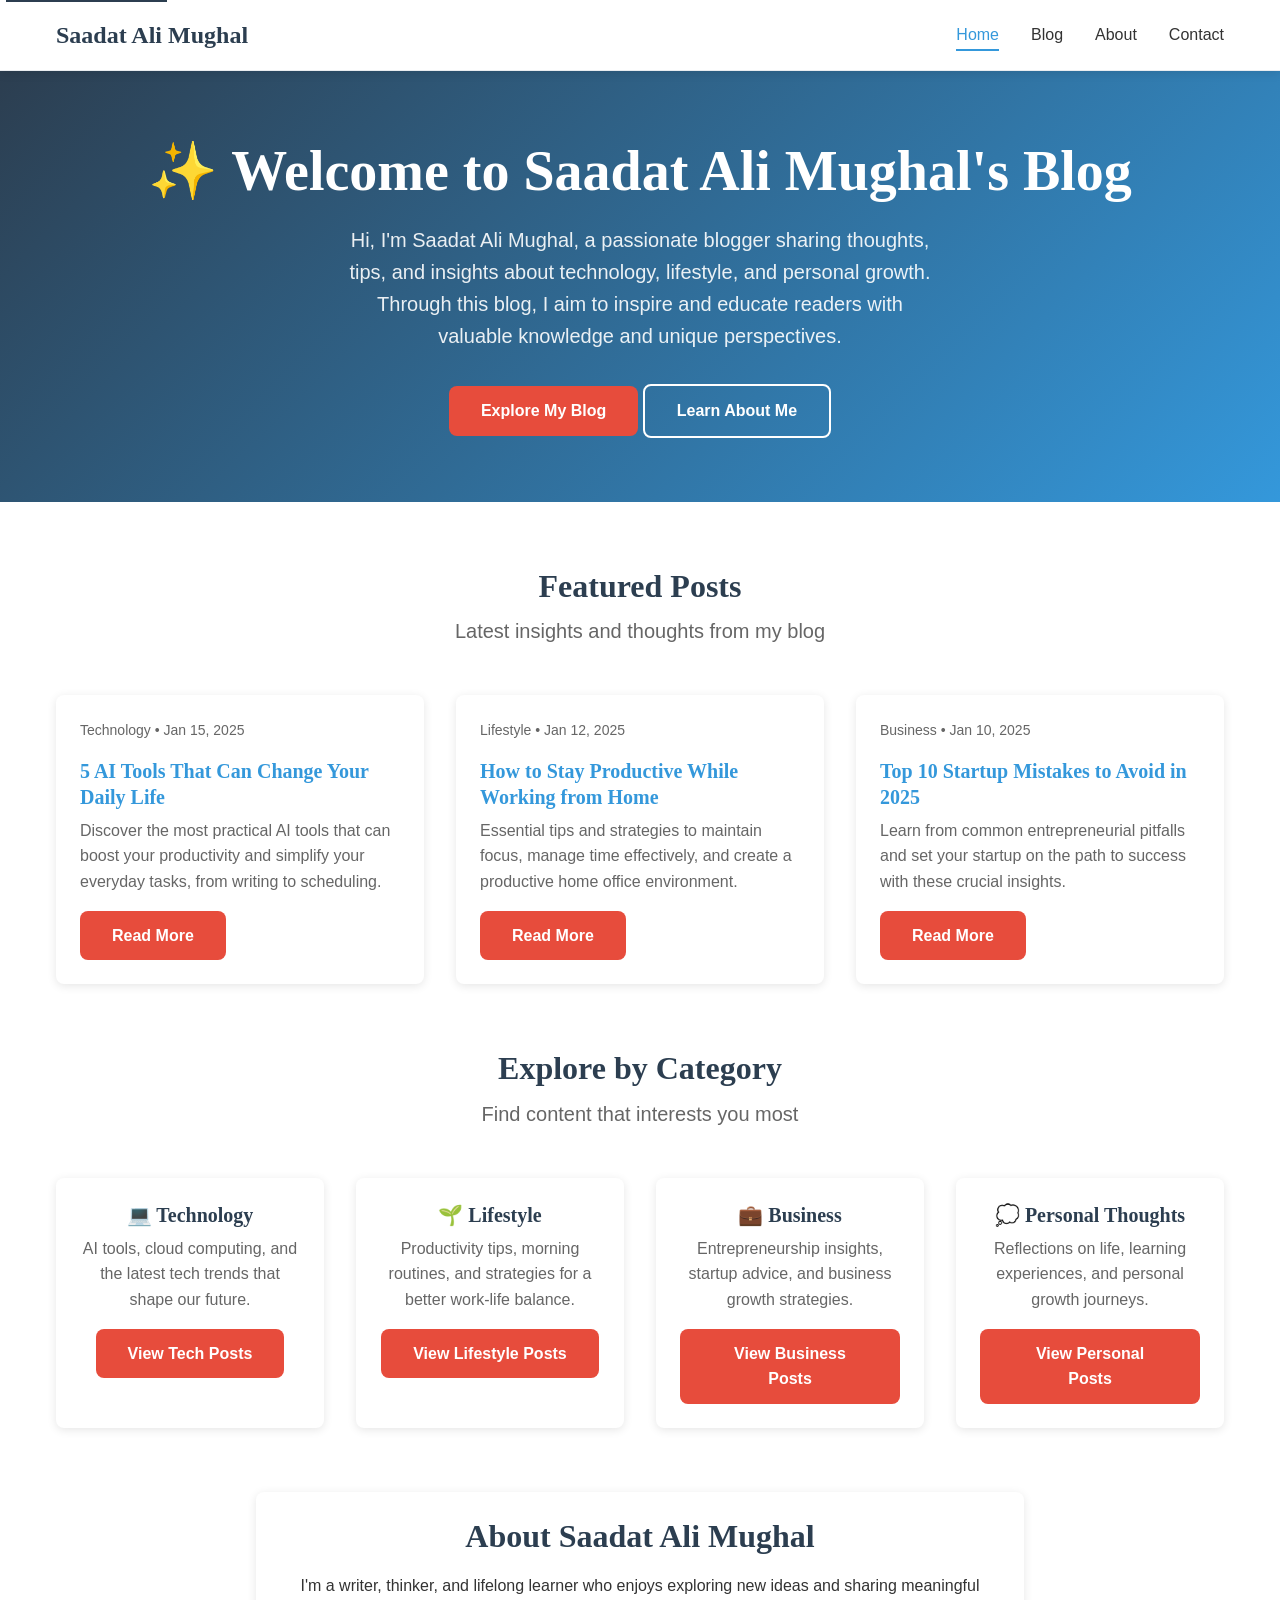
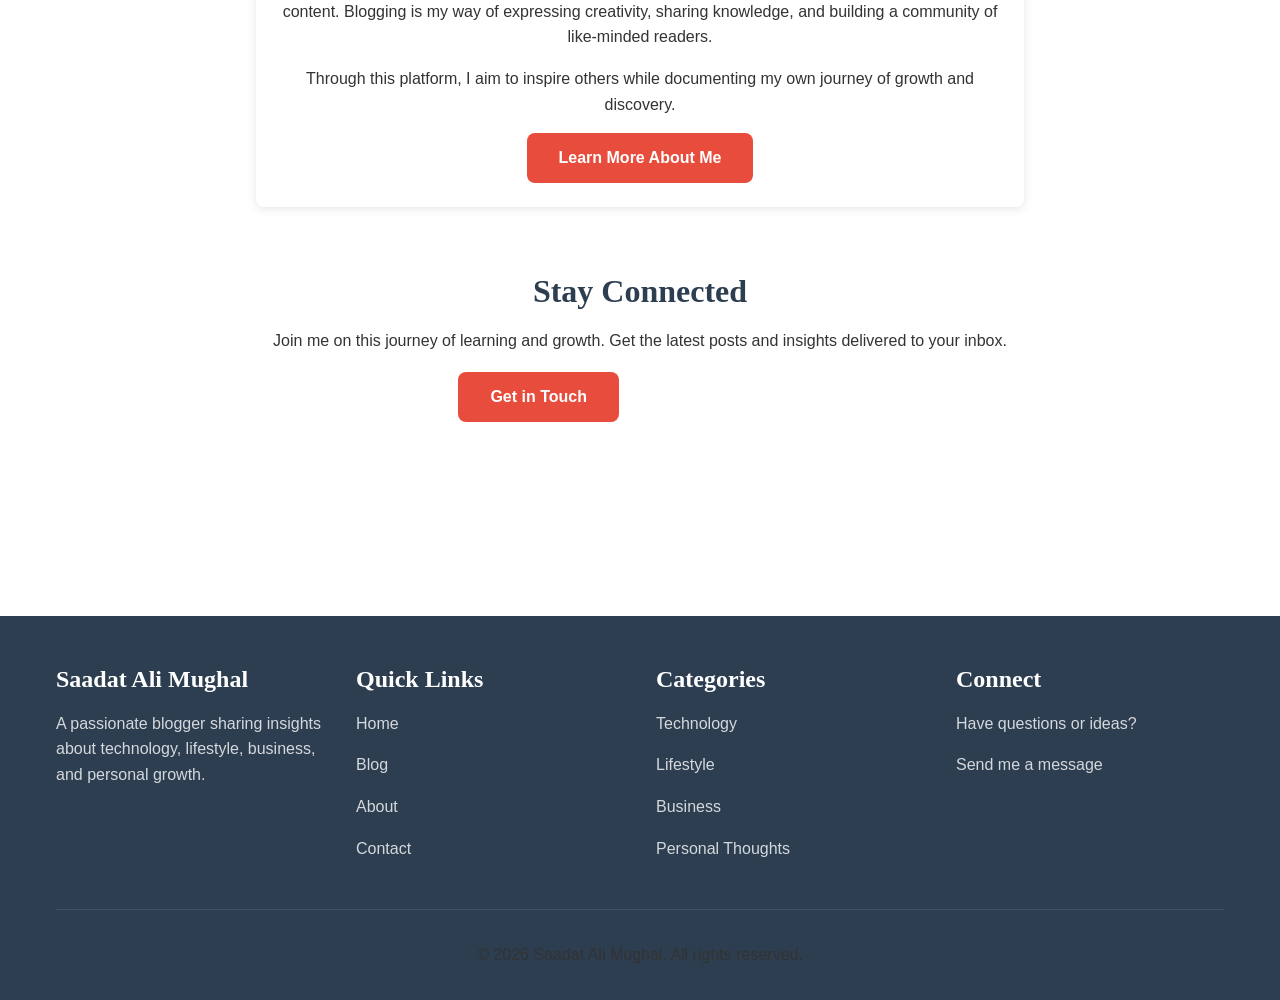
<file: index.html>
<!DOCTYPE html>
<html lang="en">
<head>
    <meta charset="UTF-8">
    <meta name="viewport" content="width=device-width, initial-scale=1.0">
    <meta name="description" content="Welcome to Saadat Ali Mughal's Blog - Sharing thoughts, tips, and insights about technology, lifestyle, business, and personal growth.">
    <meta name="keywords" content="Saadat Ali Mughal, blog, technology, lifestyle, business, personal thoughts, Pakistan">
    <meta name="author" content="Saadat Ali Mughal">
    
    <!-- Open Graph Meta Tags -->
    <meta property="og:title" content="✨ Welcome to Saadat Ali Mughal's Blog">
    <meta property="og:description" content="Hi, I'm Saadat Ali Mughal, a passionate blogger sharing thoughts, tips, and insights about technology, lifestyle, and personal growth.">
    <meta property="og:type" content="website">
    <meta property="og:url" content="">
    
    <!-- Twitter Card Meta Tags -->
    <meta name="twitter:card" content="summary_large_image">
    <meta name="twitter:title" content="✨ Welcome to Saadat Ali Mughal's Blog">
    <meta name="twitter:description" content="Hi, I'm Saadat Ali Mughal, a passionate blogger sharing thoughts, tips, and insights about technology, lifestyle, and personal growth.">
    
    <title>✨ Welcome to Saadat Ali Mughal's Blog</title>
    <link rel="stylesheet" href="css/style.css">
</head>
<body>
    <!-- Skip to main content for accessibility -->
    <a href="#main" class="skip-link">Skip to main content</a>
    
    <!-- Header -->
    <header class="header">
        <div class="container">
            <nav class="nav">
                <a href="index.html" class="logo">Saadat Ali Mughal</a>
                
                <!-- Mobile menu toggle -->
                <button class="nav-toggle" aria-label="Toggle mobile menu">
                    <span></span>
                    <span></span>
                    <span></span>
                </button>
                
                <!-- Navigation menu -->
                <ul class="nav-menu">
                    <li><a href="index.html" class="nav-link">Home</a></li>
                    <li><a href="blog.html" class="nav-link">Blog</a></li>
                    <li><a href="about.html" class="nav-link">About</a></li>
                    <li><a href="contact.html" class="nav-link">Contact</a></li>
                </ul>
            </nav>
        </div>
    </header>

    <!-- Hero Section -->
    <section class="hero">
        <div class="container">
            <h1>✨ Welcome to Saadat Ali Mughal's Blog</h1>
            <p>Hi, I'm Saadat Ali Mughal, a passionate blogger sharing thoughts, tips, and insights about technology, lifestyle, and personal growth. Through this blog, I aim to inspire and educate readers with valuable knowledge and unique perspectives.</p>
            <div class="hero-buttons">
                <a href="blog.html" class="btn">Explore My Blog</a>
                <a href="about.html" class="btn btn-secondary">Learn About Me</a>
            </div>
        </div>
    </section>

    <!-- Main Content -->
    <main id="main" class="main">
        <div class="container">
            <!-- Featured Posts Section -->
            <section class="section">
                <div class="section-title">
                    <h2>Featured Posts</h2>
                    <p class="section-subtitle">Latest insights and thoughts from my blog</p>
                </div>
                
                <div class="grid grid-3">
                    <!-- Tech Post -->
                    <article class="card">
                        <div class="card-body">
                            <div class="card-meta">Technology • Jan 15, 2025</div>
                            <h3 class="card-title">
                                <a href="posts/tech-ai-tools.html">5 AI Tools That Can Change Your Daily Life</a>
                            </h3>
                            <p class="card-excerpt">Discover the most practical AI tools that can boost your productivity and simplify your everyday tasks, from writing to scheduling.</p>
                            <a href="posts/tech-ai-tools.html" class="btn">Read More</a>
                        </div>
                    </article>
                    
                    <!-- Lifestyle Post -->
                    <article class="card">
                        <div class="card-body">
                            <div class="card-meta">Lifestyle • Jan 12, 2025</div>
                            <h3 class="card-title">
                                <a href="posts/lifestyle-productivity.html">How to Stay Productive While Working from Home</a>
                            </h3>
                            <p class="card-excerpt">Essential tips and strategies to maintain focus, manage time effectively, and create a productive home office environment.</p>
                            <a href="posts/lifestyle-productivity.html" class="btn">Read More</a>
                        </div>
                    </article>
                    
                    <!-- Business Post -->
                    <article class="card">
                        <div class="card-body">
                            <div class="card-meta">Business • Jan 10, 2025</div>
                            <h3 class="card-title">
                                <a href="posts/business-startup-mistakes.html">Top 10 Startup Mistakes to Avoid in 2025</a>
                            </h3>
                            <p class="card-excerpt">Learn from common entrepreneurial pitfalls and set your startup on the path to success with these crucial insights.</p>
                            <a href="posts/business-startup-mistakes.html" class="btn">Read More</a>
                        </div>
                    </article>
                </div>
            </section>

            <!-- Categories Section -->
            <section class="section">
                <div class="section-title">
                    <h2>Explore by Category</h2>
                    <p class="section-subtitle">Find content that interests you most</p>
                </div>
                
                <div class="grid grid-4">
                    <div class="card">
                        <div class="card-body text-center">
                            <h3 class="card-title">💻 Technology</h3>
                            <p class="card-excerpt">AI tools, cloud computing, and the latest tech trends that shape our future.</p>
                            <a href="blog.html#tech" class="btn">View Tech Posts</a>
                        </div>
                    </div>
                    
                    <div class="card">
                        <div class="card-body text-center">
                            <h3 class="card-title">🌱 Lifestyle</h3>
                            <p class="card-excerpt">Productivity tips, morning routines, and strategies for a better work-life balance.</p>
                            <a href="blog.html#lifestyle" class="btn">View Lifestyle Posts</a>
                        </div>
                    </div>
                    
                    <div class="card">
                        <div class="card-body text-center">
                            <h3 class="card-title">💼 Business</h3>
                            <p class="card-excerpt">Entrepreneurship insights, startup advice, and business growth strategies.</p>
                            <a href="blog.html#business" class="btn">View Business Posts</a>
                        </div>
                    </div>
                    
                    <div class="card">
                        <div class="card-body text-center">
                            <h3 class="card-title">💭 Personal Thoughts</h3>
                            <p class="card-excerpt">Reflections on life, learning experiences, and personal growth journeys.</p>
                            <a href="blog.html#thoughts" class="btn">View Personal Posts</a>
                        </div>
                    </div>
                </div>
            </section>

            <!-- About Preview Section -->
            <section class="section">
                <div class="container-sm">
                    <div class="card">
                        <div class="card-body text-center">
                            <h2>About Saadat Ali Mughal</h2>
                            <p>I'm a writer, thinker, and lifelong learner who enjoys exploring new ideas and sharing meaningful content. Blogging is my way of expressing creativity, sharing knowledge, and building a community of like-minded readers.</p>
                            <p>Through this platform, I aim to inspire others while documenting my own journey of growth and discovery.</p>
                            <a href="about.html" class="btn">Learn More About Me</a>
                        </div>
                    </div>
                </div>
            </section>

            <!-- Call to Action Section -->
            <section class="section">
                <div class="container-sm text-center">
                    <h2>Stay Connected</h2>
                    <p>Join me on this journey of learning and growth. Get the latest posts and insights delivered to your inbox.</p>
                    <div class="hero-buttons">
                        <a href="contact.html" class="btn">Get in Touch</a>
                        <a href="blog.html" class="btn btn-secondary">Browse All Posts</a>
                    </div>
                </div>
            </section>
        </div>
    </main>

    <!-- Footer -->
    <footer class="footer">
        <div class="container">
            <div class="footer-content">
                <div class="footer-section">
                    <h3>Saadat Ali Mughal</h3>
                    <p>A passionate blogger sharing insights about technology, lifestyle, business, and personal growth.</p>
                </div>
                
                <div class="footer-section">
                    <h3>Quick Links</h3>
                    <p><a href="index.html">Home</a></p>
                    <p><a href="blog.html">Blog</a></p>
                    <p><a href="about.html">About</a></p>
                    <p><a href="contact.html">Contact</a></p>
                </div>
                
                <div class="footer-section">
                    <h3>Categories</h3>
                    <p><a href="blog.html#tech">Technology</a></p>
                    <p><a href="blog.html#lifestyle">Lifestyle</a></p>
                    <p><a href="blog.html#business">Business</a></p>
                    <p><a href="blog.html#thoughts">Personal Thoughts</a></p>
                </div>
                
                <div class="footer-section">
                    <h3>Connect</h3>
                    <p>Have questions or ideas?</p>
                    <p><a href="contact.html">Send me a message</a></p>
                </div>
            </div>
            
            <div class="footer-bottom">
                <p>&copy; <span id="current-year">2025</span> Saadat Ali Mughal. All rights reserved.</p>
            </div>
        </div>
    </footer>

    <script src="js/main.js"></script>
</body>
</html>
</file>
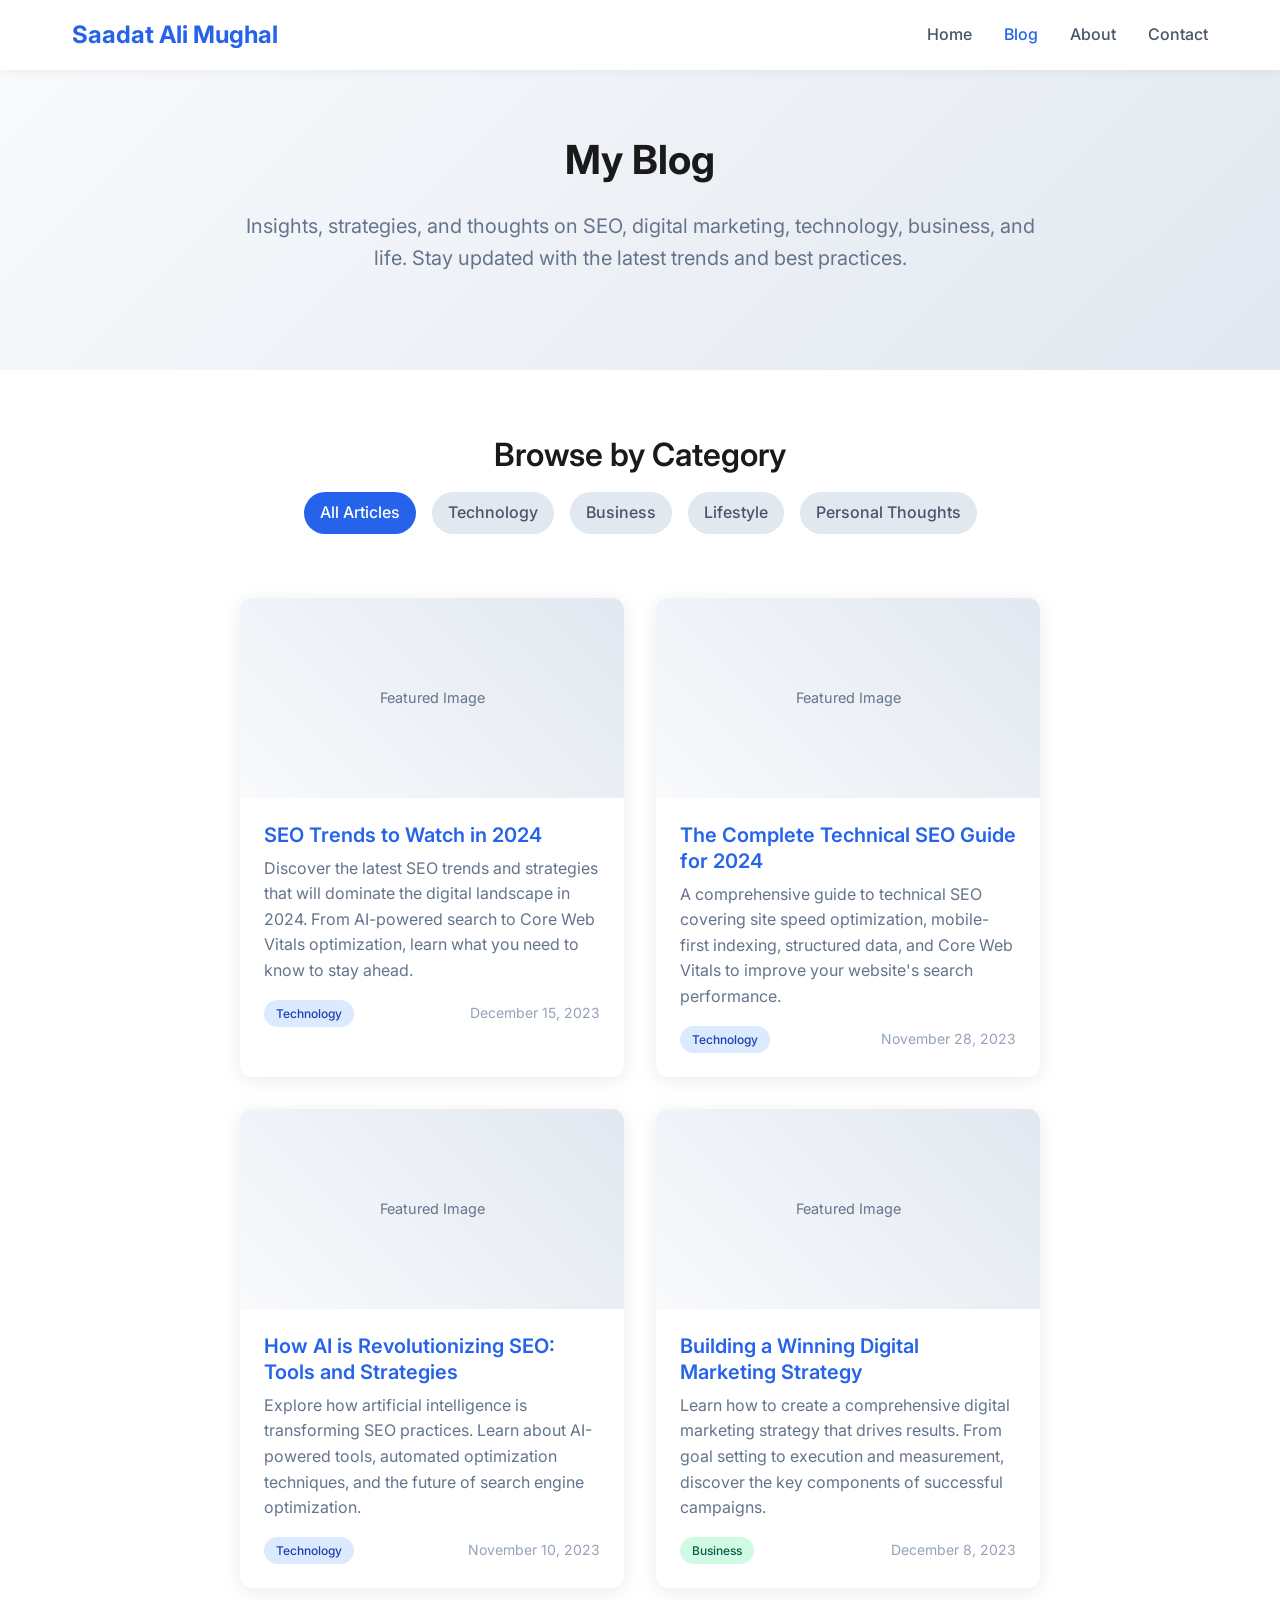
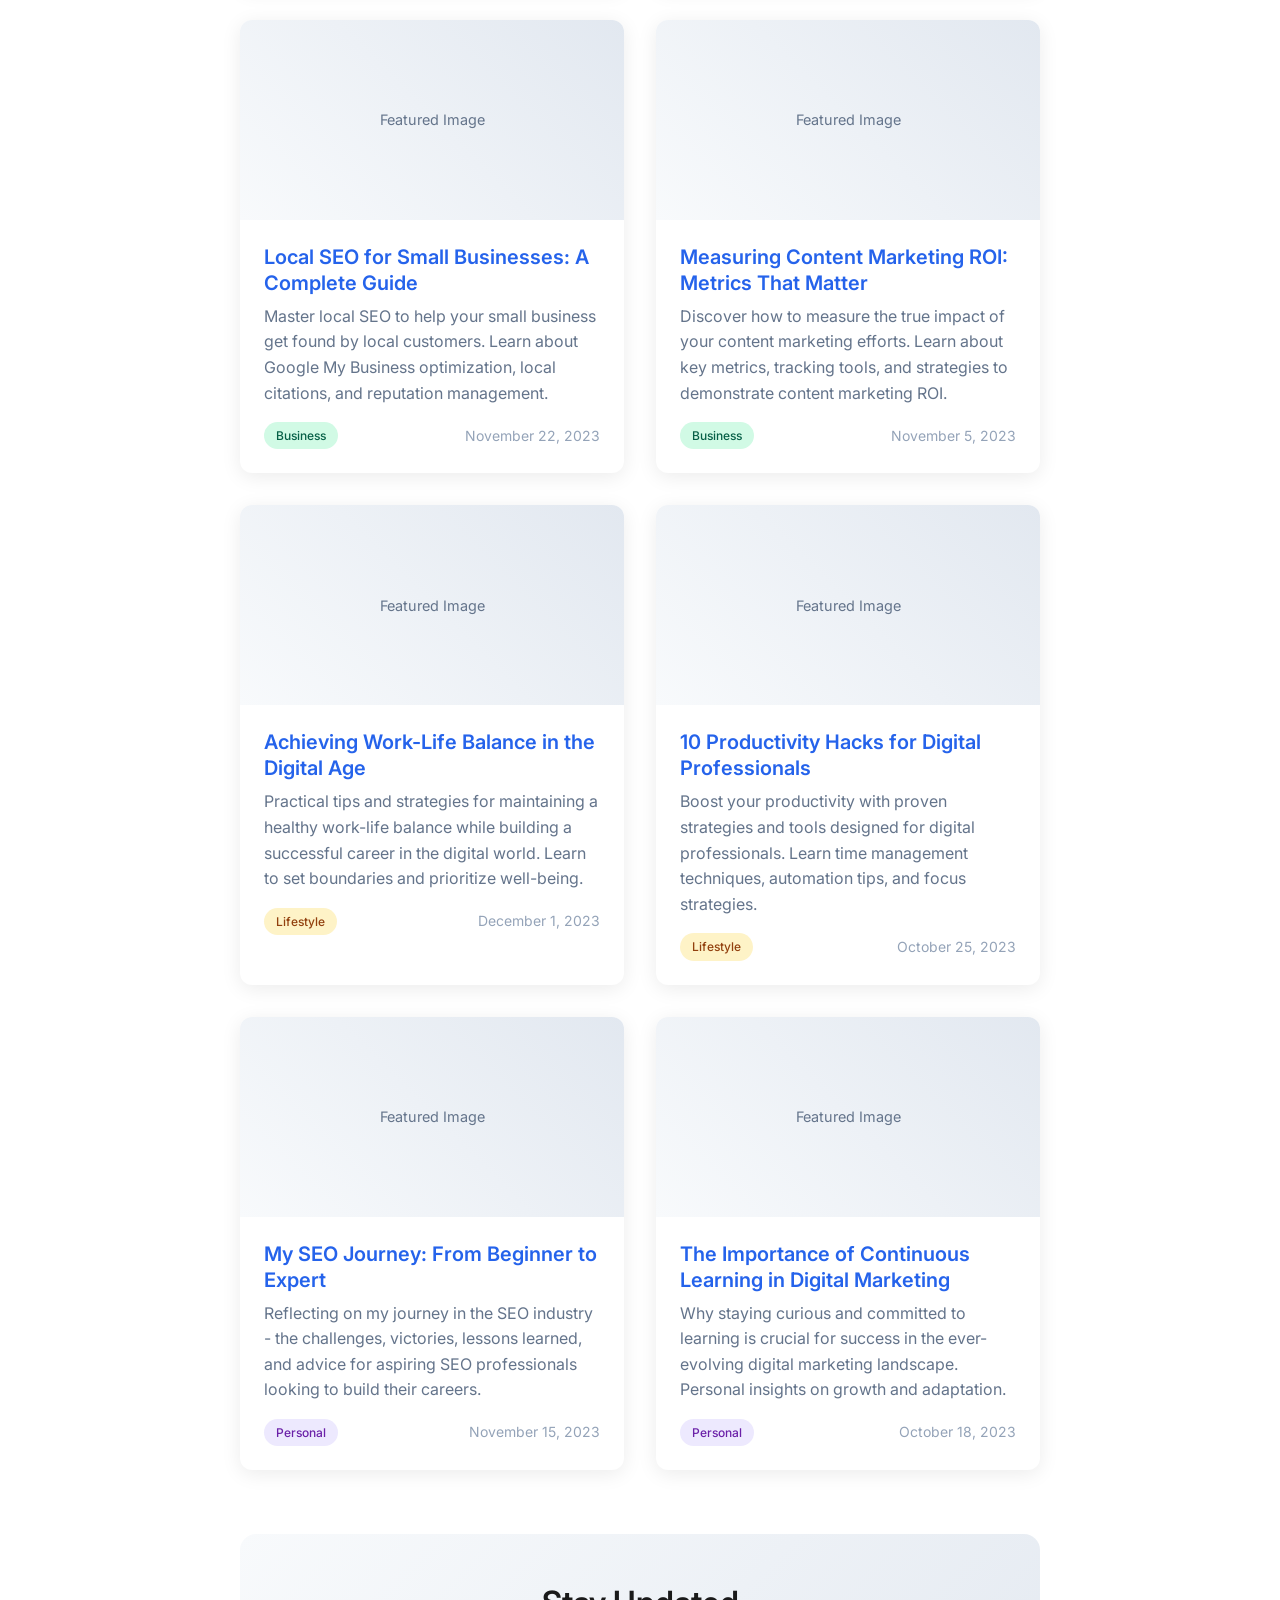
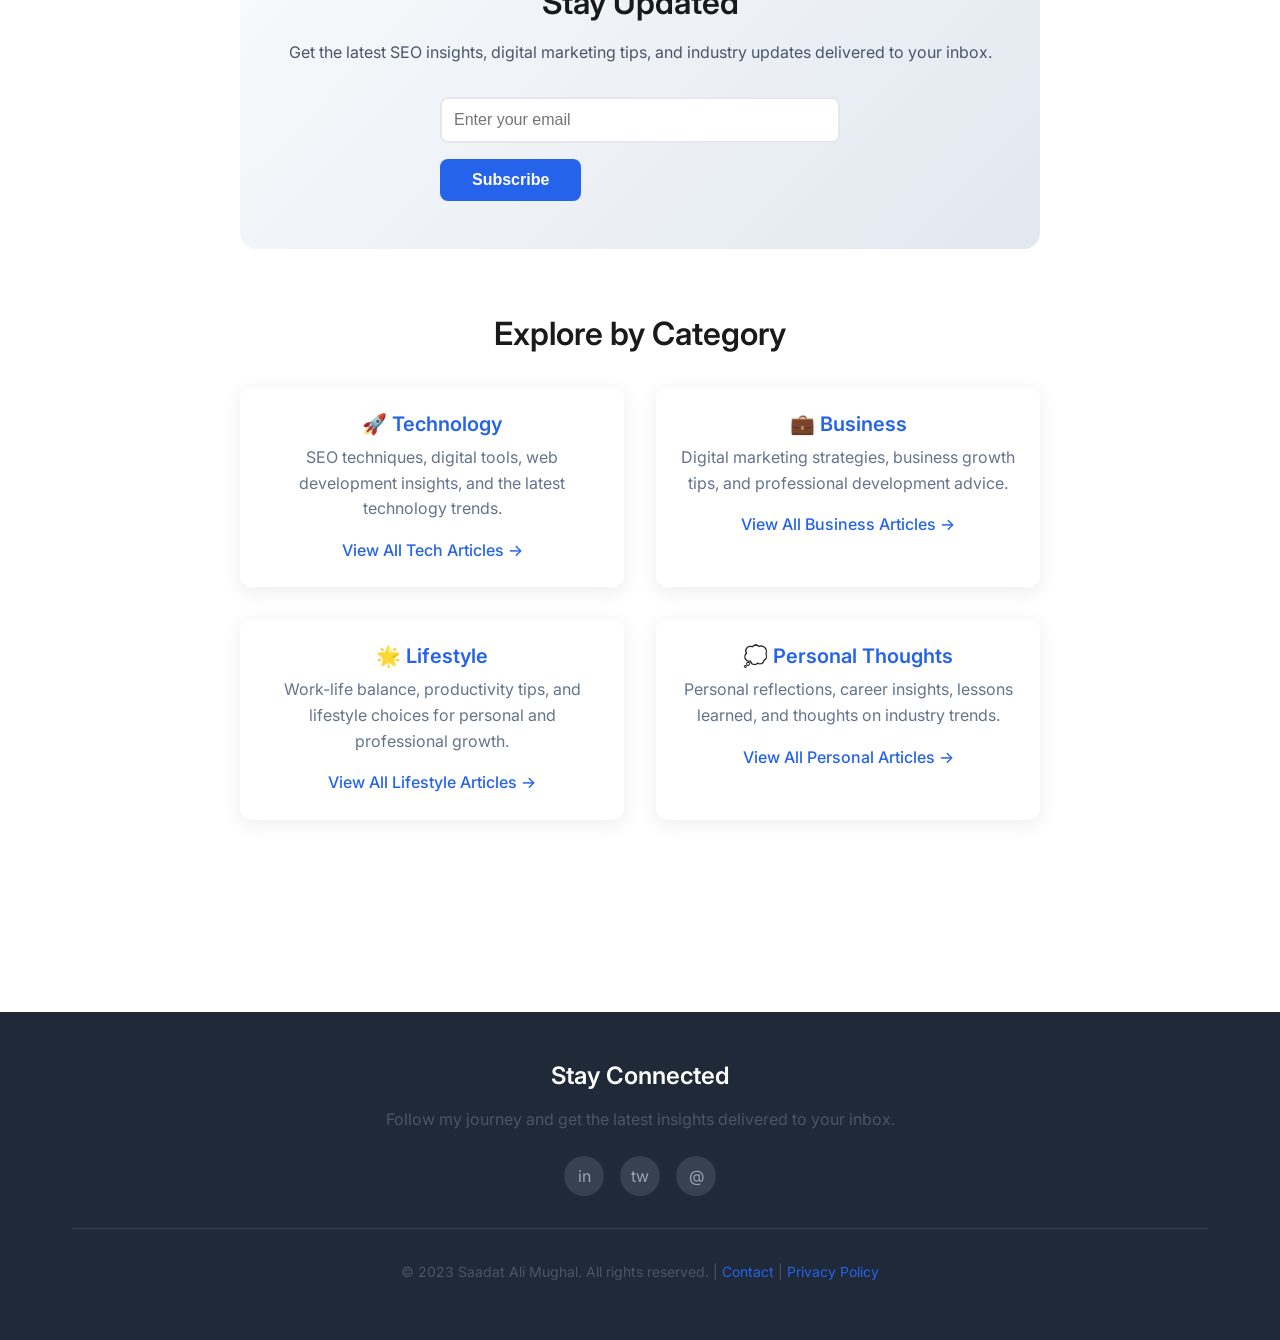
<file: blog/index.html>
<!DOCTYPE html>
<html lang="en">
<head>
    <meta charset="UTF-8">
    <meta name="viewport" content="width=device-width, initial-scale=1.0">
    <meta name="description" content="Saadat Ali Mughal's Blog - Expert insights on SEO, Digital Marketing, Technology, Business, Lifestyle, and Personal Development. Latest articles and industry trends.">
    <meta name="keywords" content="SEO blog, digital marketing insights, technology articles, business strategy, lifestyle tips, Saadat Ali Mughal">
    <meta name="author" content="Saadat Ali Mughal">
    
    <!-- Open Graph Meta Tags -->
    <meta property="og:title" content="Blog - Saadat Ali Mughal | SEO & Digital Marketing Insights">
    <meta property="og:description" content="Expert insights on SEO, Digital Marketing, Technology, Business, and Personal Development from industry professional Saadat Ali Mughal.">
    <meta property="og:type" content="blog">
    <meta property="og:url" content="https://saadatseo.com/blog/">
    
    <title>Blog - Saadat Ali Mughal | SEO & Digital Marketing Insights</title>
    
    <!-- Google Fonts -->
    <link rel="preconnect" href="https://fonts.googleapis.com">
    <link rel="preconnect" href="https://fonts.gstatic.com" crossorigin>
    <link href="https://fonts.googleapis.com/css2?family=Inter:wght@300;400;500;600;700&display=swap" rel="stylesheet">
    
    <!-- CSS -->
    <link rel="stylesheet" href="../css/main.css">
    
    <!-- Favicon -->
    <link rel="icon" type="image/x-icon" href="/assets/images/favicon.ico">
    
    <!-- Structured Data for Blog -->
    <script type="application/ld+json">
    {
        "@context": "https://schema.org",
        "@type": "Blog",
        "name": "Saadat Ali Mughal's Blog",
        "description": "Expert insights on SEO, Digital Marketing, Technology, Business, and Personal Development",
        "url": "https://saadatseo.com/blog/",
        "author": {
            "@type": "Person",
            "name": "Saadat Ali Mughal"
        },
        "publisher": {
            "@type": "Person",
            "name": "Saadat Ali Mughal"
        }
    }
    </script>
</head>
<body>
    <!-- Header -->
    <header class="header">
        <div class="container">
            <div class="header-content">
                <div class="logo">
                    <a href="../index.html">Saadat Ali Mughal</a>
                </div>
                <nav class="nav">
                    <a href="../index.html">Home</a>
                    <a href="index.html" class="active">Blog</a>
                    <a href="../about.html">About</a>
                    <a href="../contact.html">Contact</a>
                </nav>
                <button class="menu-toggle" aria-label="Toggle menu">☰</button>
            </div>
        </div>
    </header>

    <!-- Hero Section -->
    <section class="hero">
        <div class="container">
            <div class="content-wrapper">
                <h1>My Blog</h1>
                <p>Insights, strategies, and thoughts on SEO, digital marketing, technology, business, and life. Stay updated with the latest trends and best practices.</p>
            </div>
        </div>
    </section>

    <!-- Main Content -->
    <main class="main-content">
        <div class="container">
            <!-- Category Filters -->
            <section class="section">
                <div class="content-wrapper">
                    <h2 class="text-center">Browse by Category</h2>
                    <div class="text-center mb-4">
                        <div style="display: flex; justify-content: center; gap: 1rem; flex-wrap: wrap; margin-bottom: 2rem;">
                            <a href="#" class="category-filter active" data-category="all" style="padding: 0.5rem 1rem; background: #2563eb; color: white; border-radius: 2rem; font-weight: 500; transition: all 0.3s ease;">All Articles</a>
                            <a href="#" class="category-filter" data-category="tech" style="padding: 0.5rem 1rem; background: #e2e8f0; color: #475569; border-radius: 2rem; font-weight: 500; transition: all 0.3s ease;">Technology</a>
                            <a href="#" class="category-filter" data-category="business" style="padding: 0.5rem 1rem; background: #e2e8f0; color: #475569; border-radius: 2rem; font-weight: 500; transition: all 0.3s ease;">Business</a>
                            <a href="#" class="category-filter" data-category="lifestyle" style="padding: 0.5rem 1rem; background: #e2e8f0; color: #475569; border-radius: 2rem; font-weight: 500; transition: all 0.3s ease;">Lifestyle</a>
                            <a href="#" class="category-filter" data-category="personal" style="padding: 0.5rem 1rem; background: #e2e8f0; color: #475569; border-radius: 2rem; font-weight: 500; transition: all 0.3s ease;">Personal Thoughts</a>
                        </div>
                    </div>
                </div>
            </section>

            <!-- Blog Posts Grid -->
            <section class="section">
                <div class="content-wrapper">
                    <div class="blog-grid">
                        <!-- Technology Posts -->
                        <article class="blog-card" data-category="tech">
                            <div class="blog-card-image">
                                <span>Featured Image</span>
                            </div>
                            <div class="blog-card-content">
                                <h3><a href="tech/seo-trends-2024.html">SEO Trends to Watch in 2024</a></h3>
                                <p>Discover the latest SEO trends and strategies that will dominate the digital landscape in 2024. From AI-powered search to Core Web Vitals optimization, learn what you need to know to stay ahead.</p>
                                <div class="blog-meta">
                                    <span class="category-tag category-tech">Technology</span>
                                    <span>December 15, 2023</span>
                                </div>
                            </div>
                        </article>

                        <article class="blog-card" data-category="tech">
                            <div class="blog-card-image">
                                <span>Featured Image</span>
                            </div>
                            <div class="blog-card-content">
                                <h3><a href="tech/technical-seo-guide.html">The Complete Technical SEO Guide for 2024</a></h3>
                                <p>A comprehensive guide to technical SEO covering site speed optimization, mobile-first indexing, structured data, and Core Web Vitals to improve your website's search performance.</p>
                                <div class="blog-meta">
                                    <span class="category-tag category-tech">Technology</span>
                                    <span>November 28, 2023</span>
                                </div>
                            </div>
                        </article>

                        <article class="blog-card" data-category="tech">
                            <div class="blog-card-image">
                                <span>Featured Image</span>
                            </div>
                            <div class="blog-card-content">
                                <h3><a href="tech/ai-seo-tools.html">How AI is Revolutionizing SEO: Tools and Strategies</a></h3>
                                <p>Explore how artificial intelligence is transforming SEO practices. Learn about AI-powered tools, automated optimization techniques, and the future of search engine optimization.</p>
                                <div class="blog-meta">
                                    <span class="category-tag category-tech">Technology</span>
                                    <span>November 10, 2023</span>
                                </div>
                            </div>
                        </article>

                        <!-- Business Posts -->
                        <article class="blog-card" data-category="business">
                            <div class="blog-card-image">
                                <span>Featured Image</span>
                            </div>
                            <div class="blog-card-content">
                                <h3><a href="business/digital-marketing-strategy.html">Building a Winning Digital Marketing Strategy</a></h3>
                                <p>Learn how to create a comprehensive digital marketing strategy that drives results. From goal setting to execution and measurement, discover the key components of successful campaigns.</p>
                                <div class="blog-meta">
                                    <span class="category-tag category-business">Business</span>
                                    <span>December 8, 2023</span>
                                </div>
                            </div>
                        </article>

                        <article class="blog-card" data-category="business">
                            <div class="blog-card-image">
                                <span>Featured Image</span>
                            </div>
                            <div class="blog-card-content">
                                <h3><a href="business/local-seo-small-business.html">Local SEO for Small Businesses: A Complete Guide</a></h3>
                                <p>Master local SEO to help your small business get found by local customers. Learn about Google My Business optimization, local citations, and reputation management.</p>
                                <div class="blog-meta">
                                    <span class="category-tag category-business">Business</span>
                                    <span>November 22, 2023</span>
                                </div>
                            </div>
                        </article>

                        <article class="blog-card" data-category="business">
                            <div class="blog-card-image">
                                <span>Featured Image</span>
                            </div>
                            <div class="blog-card-content">
                                <h3><a href="business/content-marketing-roi.html">Measuring Content Marketing ROI: Metrics That Matter</a></h3>
                                <p>Discover how to measure the true impact of your content marketing efforts. Learn about key metrics, tracking tools, and strategies to demonstrate content marketing ROI.</p>
                                <div class="blog-meta">
                                    <span class="category-tag category-business">Business</span>
                                    <span>November 5, 2023</span>
                                </div>
                            </div>
                        </article>

                        <!-- Lifestyle Posts -->
                        <article class="blog-card" data-category="lifestyle">
                            <div class="blog-card-image">
                                <span>Featured Image</span>
                            </div>
                            <div class="blog-card-content">
                                <h3><a href="lifestyle/work-life-balance.html">Achieving Work-Life Balance in the Digital Age</a></h3>
                                <p>Practical tips and strategies for maintaining a healthy work-life balance while building a successful career in the digital world. Learn to set boundaries and prioritize well-being.</p>
                                <div class="blog-meta">
                                    <span class="category-tag category-lifestyle">Lifestyle</span>
                                    <span>December 1, 2023</span>
                                </div>
                            </div>
                        </article>

                        <article class="blog-card" data-category="lifestyle">
                            <div class="blog-card-image">
                                <span>Featured Image</span>
                            </div>
                            <div class="blog-card-content">
                                <h3><a href="lifestyle/productivity-tips.html">10 Productivity Hacks for Digital Professionals</a></h3>
                                <p>Boost your productivity with proven strategies and tools designed for digital professionals. Learn time management techniques, automation tips, and focus strategies.</p>
                                <div class="blog-meta">
                                    <span class="category-tag category-lifestyle">Lifestyle</span>
                                    <span>October 25, 2023</span>
                                </div>
                            </div>
                        </article>

                        <!-- Personal Thoughts Posts -->
                        <article class="blog-card" data-category="personal">
                            <div class="blog-card-image">
                                <span>Featured Image</span>
                            </div>
                            <div class="blog-card-content">
                                <h3><a href="personal-thoughts/seo-career-journey.html">My SEO Journey: From Beginner to Expert</a></h3>
                                <p>Reflecting on my journey in the SEO industry - the challenges, victories, lessons learned, and advice for aspiring SEO professionals looking to build their careers.</p>
                                <div class="blog-meta">
                                    <span class="category-tag category-personal">Personal</span>
                                    <span>November 15, 2023</span>
                                </div>
                            </div>
                        </article>

                        <article class="blog-card" data-category="personal">
                            <div class="blog-card-image">
                                <span>Featured Image</span>
                            </div>
                            <div class="blog-card-content">
                                <h3><a href="personal-thoughts/continuous-learning.html">The Importance of Continuous Learning in Digital Marketing</a></h3>
                                <p>Why staying curious and committed to learning is crucial for success in the ever-evolving digital marketing landscape. Personal insights on growth and adaptation.</p>
                                <div class="blog-meta">
                                    <span class="category-tag category-personal">Personal</span>
                                    <span>October 18, 2023</span>
                                </div>
                            </div>
                        </article>
                    </div>
                </div>
            </section>

            <!-- Newsletter Signup -->
            <section class="section">
                <div class="content-wrapper text-center">
                    <div style="background: linear-gradient(135deg, #f8fafc 0%, #e2e8f0 100%); padding: 3rem 2rem; border-radius: 1rem;">
                        <h2>Stay Updated</h2>
                        <p>Get the latest SEO insights, digital marketing tips, and industry updates delivered to your inbox.</p>
                        <div style="max-width: 400px; margin: 2rem auto 0;">
                            <form style="display: flex; gap: 1rem; flex-wrap: wrap;">
                                <input type="email" placeholder="Enter your email" style="flex: 1; min-width: 250px; padding: 0.75rem; border: 2px solid #e5e7eb; border-radius: 0.5rem; font-size: 1rem;">
                                <button type="submit" class="btn" style="white-space: nowrap;">Subscribe</button>
                            </form>
                        </div>
                    </div>
                </div>
            </section>

            <!-- Archive Links -->
            <section class="section">
                <div class="content-wrapper">
                    <h2 class="text-center">Explore by Category</h2>
                    <div class="blog-grid">
                        <div class="blog-card">
                            <div class="blog-card-content text-center">
                                <h3><a href="tech/">🚀 Technology</a></h3>
                                <p>SEO techniques, digital tools, web development insights, and the latest technology trends.</p>
                                <a href="tech/" style="color: #2563eb; font-weight: 500;">View All Tech Articles →</a>
                            </div>
                        </div>

                        <div class="blog-card">
                            <div class="blog-card-content text-center">
                                <h3><a href="business/">💼 Business</a></h3>
                                <p>Digital marketing strategies, business growth tips, and professional development advice.</p>
                                <a href="business/" style="color: #2563eb; font-weight: 500;">View All Business Articles →</a>
                            </div>
                        </div>

                        <div class="blog-card">
                            <div class="blog-card-content text-center">
                                <h3><a href="lifestyle/">🌟 Lifestyle</a></h3>
                                <p>Work-life balance, productivity tips, and lifestyle choices for personal and professional growth.</p>
                                <a href="lifestyle/" style="color: #2563eb; font-weight: 500;">View All Lifestyle Articles →</a>
                            </div>
                        </div>

                        <div class="blog-card">
                            <div class="blog-card-content text-center">
                                <h3><a href="personal-thoughts/">💭 Personal Thoughts</a></h3>
                                <p>Personal reflections, career insights, lessons learned, and thoughts on industry trends.</p>
                                <a href="personal-thoughts/" style="color: #2563eb; font-weight: 500;">View All Personal Articles →</a>
                            </div>
                        </div>
                    </div>
                </div>
            </section>
        </div>
    </main>

    <!-- Footer -->
    <footer class="footer">
        <div class="container">
            <div class="footer-content">
                <h3>Stay Connected</h3>
                <p>Follow my journey and get the latest insights delivered to your inbox.</p>
                
                <div class="social-links">
                    <a href="https://linkedin.com/in/saadatseo" target="_blank" aria-label="LinkedIn">in</a>
                    <a href="https://twitter.com/saadatseo" target="_blank" aria-label="Twitter">tw</a>
                    <a href="mailto:contact@saadatseo.com" aria-label="Email">@</a>
                </div>
                
                <div class="footer-bottom">
                    <p>&copy; 2023 Saadat Ali Mughal. All rights reserved. | <a href="../contact.html">Contact</a> | <a href="#">Privacy Policy</a></p>
                </div>
            </div>
        </div>
    </footer>

    <!-- JavaScript -->
    <script src="../js/main.js"></script>
</body>
</html>
</file>
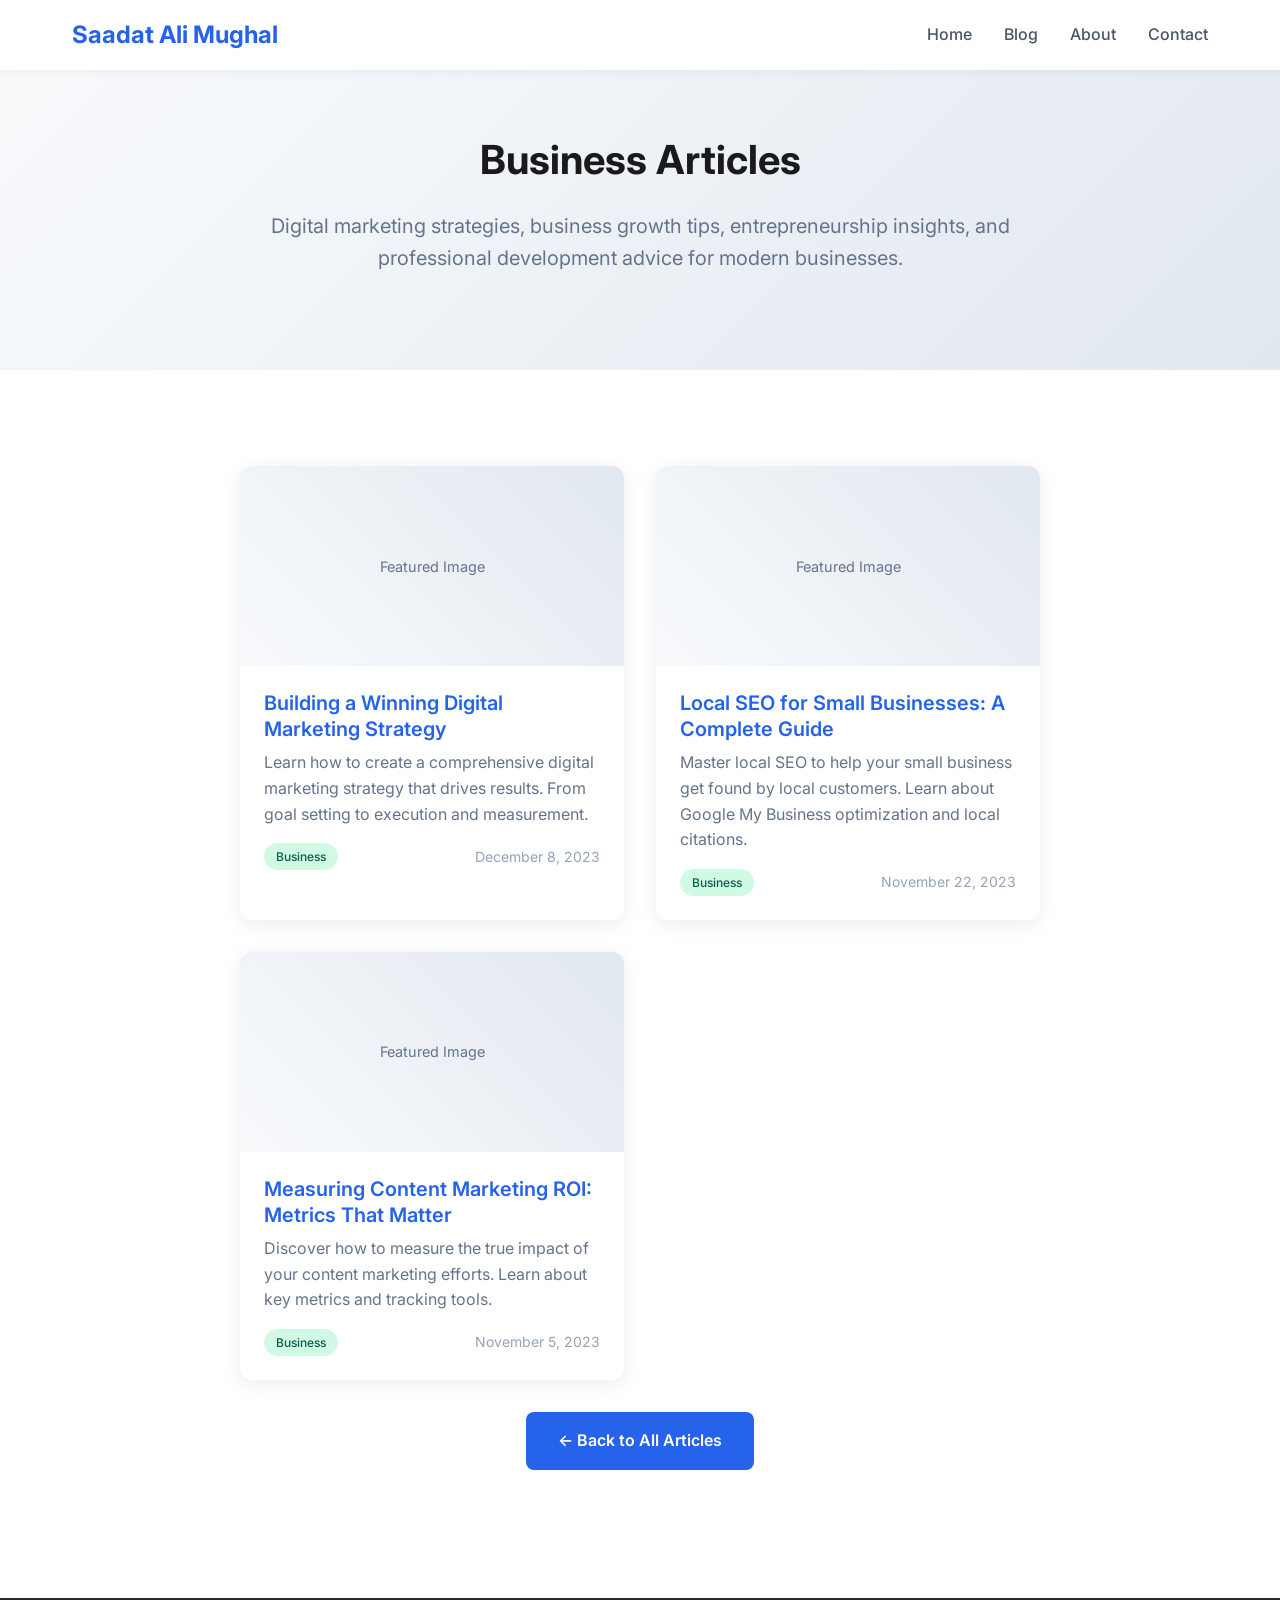
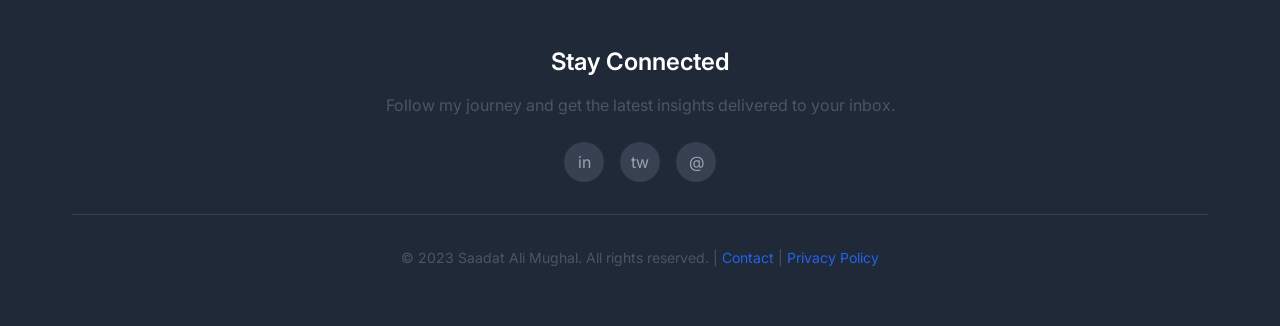
<file: blog/business/index.html>
<!DOCTYPE html>
<html lang="en">
<head>
    <meta charset="UTF-8">
    <meta name="viewport" content="width=device-width, initial-scale=1.0">
    <meta name="description" content="Business articles by Saadat Ali Mughal - Digital marketing strategies, business growth tips, entrepreneurship insights, and professional development advice.">
    <meta name="keywords" content="digital marketing strategy, business growth, local SEO, content marketing ROI, Saadat Ali Mughal">
    <meta name="author" content="Saadat Ali Mughal">
    
    <title>Business Articles - Saadat Ali Mughal | Digital Marketing & Business Growth</title>
    
    <link rel="preconnect" href="https://fonts.googleapis.com">
    <link rel="preconnect" href="https://fonts.gstatic.com" crossorigin>
    <link href="https://fonts.googleapis.com/css2?family=Inter:wght@300;400;500;600;700&display=swap" rel="stylesheet">
    <link rel="stylesheet" href="../../css/main.css">
</head>
<body>
    <header class="header">
        <div class="container">
            <div class="header-content">
                <div class="logo">
                    <a href="../../index.html">Saadat Ali Mughal</a>
                </div>
                <nav class="nav">
                    <a href="../../index.html">Home</a>
                    <a href="../index.html">Blog</a>
                    <a href="../../about.html">About</a>
                    <a href="../../contact.html">Contact</a>
                </nav>
                <button class="menu-toggle" aria-label="Toggle menu">☰</button>
            </div>
        </div>
    </header>

    <section class="hero">
        <div class="container">
            <div class="content-wrapper">
                <h1>Business Articles</h1>
                <p>Digital marketing strategies, business growth tips, entrepreneurship insights, and professional development advice for modern businesses.</p>
            </div>
        </div>
    </section>

    <main class="main-content">
        <div class="container">
            <div class="content-wrapper">
                <div class="blog-grid">
                    <article class="blog-card">
                        <div class="blog-card-image">
                            <span>Featured Image</span>
                        </div>
                        <div class="blog-card-content">
                            <h3><a href="digital-marketing-strategy.html">Building a Winning Digital Marketing Strategy</a></h3>
                            <p>Learn how to create a comprehensive digital marketing strategy that drives results. From goal setting to execution and measurement.</p>
                            <div class="blog-meta">
                                <span class="category-tag category-business">Business</span>
                                <span>December 8, 2023</span>
                            </div>
                        </div>
                    </article>

                    <article class="blog-card">
                        <div class="blog-card-image">
                            <span>Featured Image</span>
                        </div>
                        <div class="blog-card-content">
                            <h3><a href="#local-seo-small-business.html">Local SEO for Small Businesses: A Complete Guide</a></h3>
                            <p>Master local SEO to help your small business get found by local customers. Learn about Google My Business optimization and local citations.</p>
                            <div class="blog-meta">
                                <span class="category-tag category-business">Business</span>
                                <span>November 22, 2023</span>
                            </div>
                        </div>
                    </article>

                    <article class="blog-card">
                        <div class="blog-card-image">
                            <span>Featured Image</span>
                        </div>
                        <div class="blog-card-content">
                            <h3><a href="#content-marketing-roi.html">Measuring Content Marketing ROI: Metrics That Matter</a></h3>
                            <p>Discover how to measure the true impact of your content marketing efforts. Learn about key metrics and tracking tools.</p>
                            <div class="blog-meta">
                                <span class="category-tag category-business">Business</span>
                                <span>November 5, 2023</span>
                            </div>
                        </div>
                    </article>
                </div>

                <div class="text-center mt-4">
                    <a href="../index.html" class="cta-button">← Back to All Articles</a>
                </div>
            </div>
        </div>
    </main>

    <footer class="footer">
        <div class="container">
            <div class="footer-content">
                <h3>Stay Connected</h3>
                <p>Follow my journey and get the latest insights delivered to your inbox.</p>
                
                <div class="social-links">
                    <a href="https://linkedin.com/in/saadatseo" target="_blank" aria-label="LinkedIn">in</a>
                    <a href="https://twitter.com/saadatseo" target="_blank" aria-label="Twitter">tw</a>
                    <a href="mailto:contact@saadatseo.com" aria-label="Email">@</a>
                </div>
                
                <div class="footer-bottom">
                    <p>&copy; 2023 Saadat Ali Mughal. All rights reserved. | <a href="../../contact.html">Contact</a> | <a href="#">Privacy Policy</a></p>
                </div>
            </div>
        </div>
    </footer>

    <script src="../../js/main.js"></script>
</body>
</html>
</file>
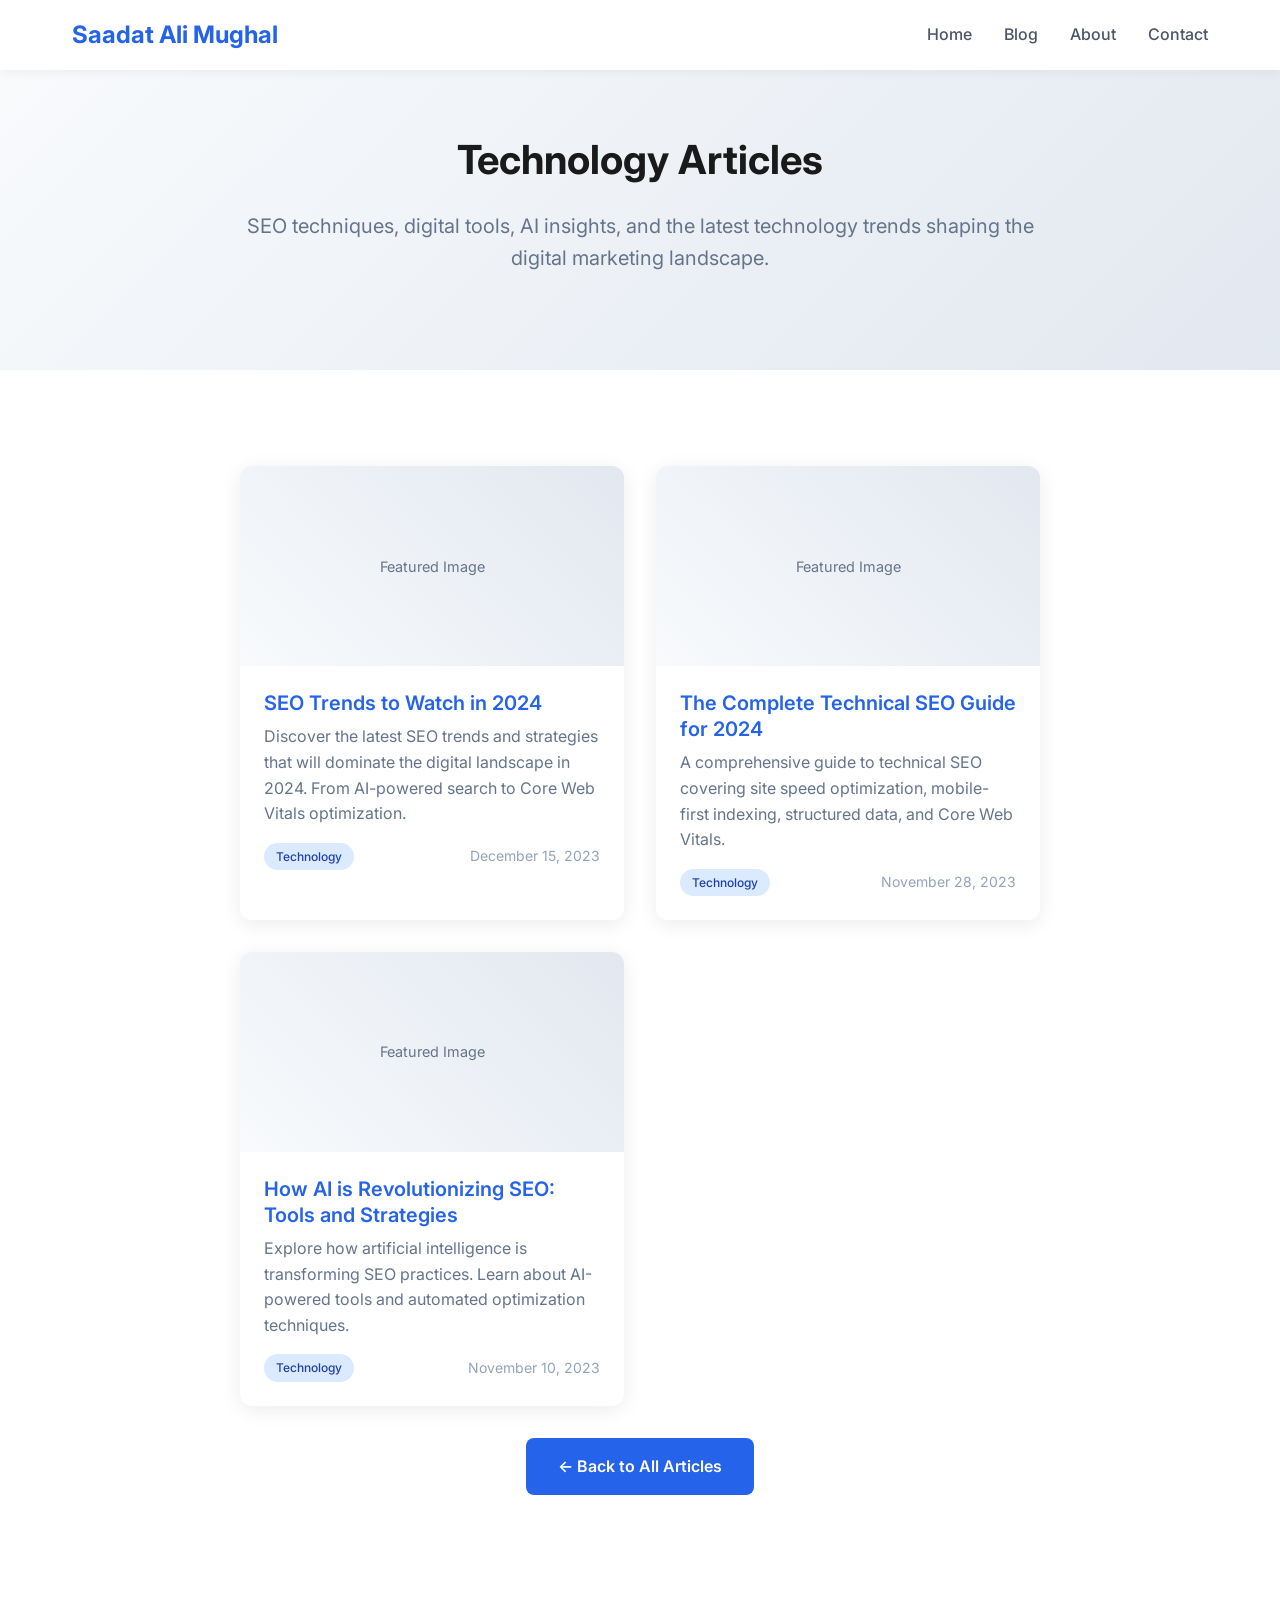
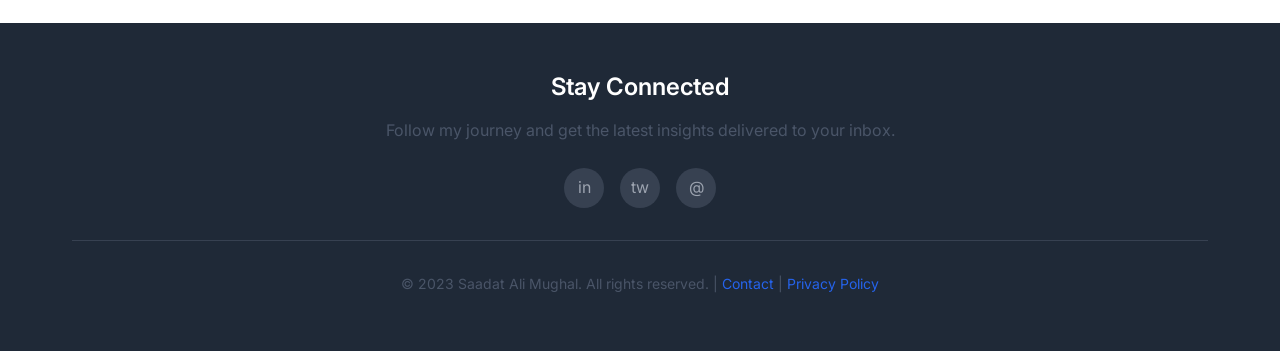
<file: blog/tech/index.html>
<!DOCTYPE html>
<html lang="en">
<head>
    <meta charset="UTF-8">
    <meta name="viewport" content="width=device-width, initial-scale=1.0">
    <meta name="description" content="Technology articles by Saadat Ali Mughal - SEO trends, technical SEO guides, AI tools, and the latest technology insights for digital marketers.">
    <meta name="keywords" content="SEO technology, technical SEO, AI SEO tools, technology trends, Saadat Ali Mughal">
    <meta name="author" content="Saadat Ali Mughal">
    
    <title>Technology Articles - Saadat Ali Mughal | SEO & Tech Insights</title>
    
    <link rel="preconnect" href="https://fonts.googleapis.com">
    <link rel="preconnect" href="https://fonts.gstatic.com" crossorigin>
    <link href="https://fonts.googleapis.com/css2?family=Inter:wght@300;400;500;600;700&display=swap" rel="stylesheet">
    <link rel="stylesheet" href="../../css/main.css">
</head>
<body>
    <header class="header">
        <div class="container">
            <div class="header-content">
                <div class="logo">
                    <a href="../../index.html">Saadat Ali Mughal</a>
                </div>
                <nav class="nav">
                    <a href="../../index.html">Home</a>
                    <a href="../index.html">Blog</a>
                    <a href="../../about.html">About</a>
                    <a href="../../contact.html">Contact</a>
                </nav>
                <button class="menu-toggle" aria-label="Toggle menu">☰</button>
            </div>
        </div>
    </header>

    <section class="hero">
        <div class="container">
            <div class="content-wrapper">
                <h1>Technology Articles</h1>
                <p>SEO techniques, digital tools, AI insights, and the latest technology trends shaping the digital marketing landscape.</p>
            </div>
        </div>
    </section>

    <main class="main-content">
        <div class="container">
            <div class="content-wrapper">
                <div class="blog-grid">
                    <article class="blog-card">
                        <div class="blog-card-image">
                            <span>Featured Image</span>
                        </div>
                        <div class="blog-card-content">
                            <h3><a href="seo-trends-2024.html">SEO Trends to Watch in 2024</a></h3>
                            <p>Discover the latest SEO trends and strategies that will dominate the digital landscape in 2024. From AI-powered search to Core Web Vitals optimization.</p>
                            <div class="blog-meta">
                                <span class="category-tag category-tech">Technology</span>
                                <span>December 15, 2023</span>
                            </div>
                        </div>
                    </article>

                    <article class="blog-card">
                        <div class="blog-card-image">
                            <span>Featured Image</span>
                        </div>
                        <div class="blog-card-content">
                            <h3><a href="#technical-seo-guide.html">The Complete Technical SEO Guide for 2024</a></h3>
                            <p>A comprehensive guide to technical SEO covering site speed optimization, mobile-first indexing, structured data, and Core Web Vitals.</p>
                            <div class="blog-meta">
                                <span class="category-tag category-tech">Technology</span>
                                <span>November 28, 2023</span>
                            </div>
                        </div>
                    </article>

                    <article class="blog-card">
                        <div class="blog-card-image">
                            <span>Featured Image</span>
                        </div>
                        <div class="blog-card-content">
                            <h3><a href="#ai-seo-tools.html">How AI is Revolutionizing SEO: Tools and Strategies</a></h3>
                            <p>Explore how artificial intelligence is transforming SEO practices. Learn about AI-powered tools and automated optimization techniques.</p>
                            <div class="blog-meta">
                                <span class="category-tag category-tech">Technology</span>
                                <span>November 10, 2023</span>
                            </div>
                        </div>
                    </article>
                </div>

                <div class="text-center mt-4">
                    <a href="../index.html" class="cta-button">← Back to All Articles</a>
                </div>
            </div>
        </div>
    </main>

    <footer class="footer">
        <div class="container">
            <div class="footer-content">
                <h3>Stay Connected</h3>
                <p>Follow my journey and get the latest insights delivered to your inbox.</p>
                
                <div class="social-links">
                    <a href="https://linkedin.com/in/saadatseo" target="_blank" aria-label="LinkedIn">in</a>
                    <a href="https://twitter.com/saadatseo" target="_blank" aria-label="Twitter">tw</a>
                    <a href="mailto:contact@saadatseo.com" aria-label="Email">@</a>
                </div>
                
                <div class="footer-bottom">
                    <p>&copy; 2023 Saadat Ali Mughal. All rights reserved. | <a href="../../contact.html">Contact</a> | <a href="#">Privacy Policy</a></p>
                </div>
            </div>
        </div>
    </footer>

    <script src="../../js/main.js"></script>
</body>
</html>
</file>
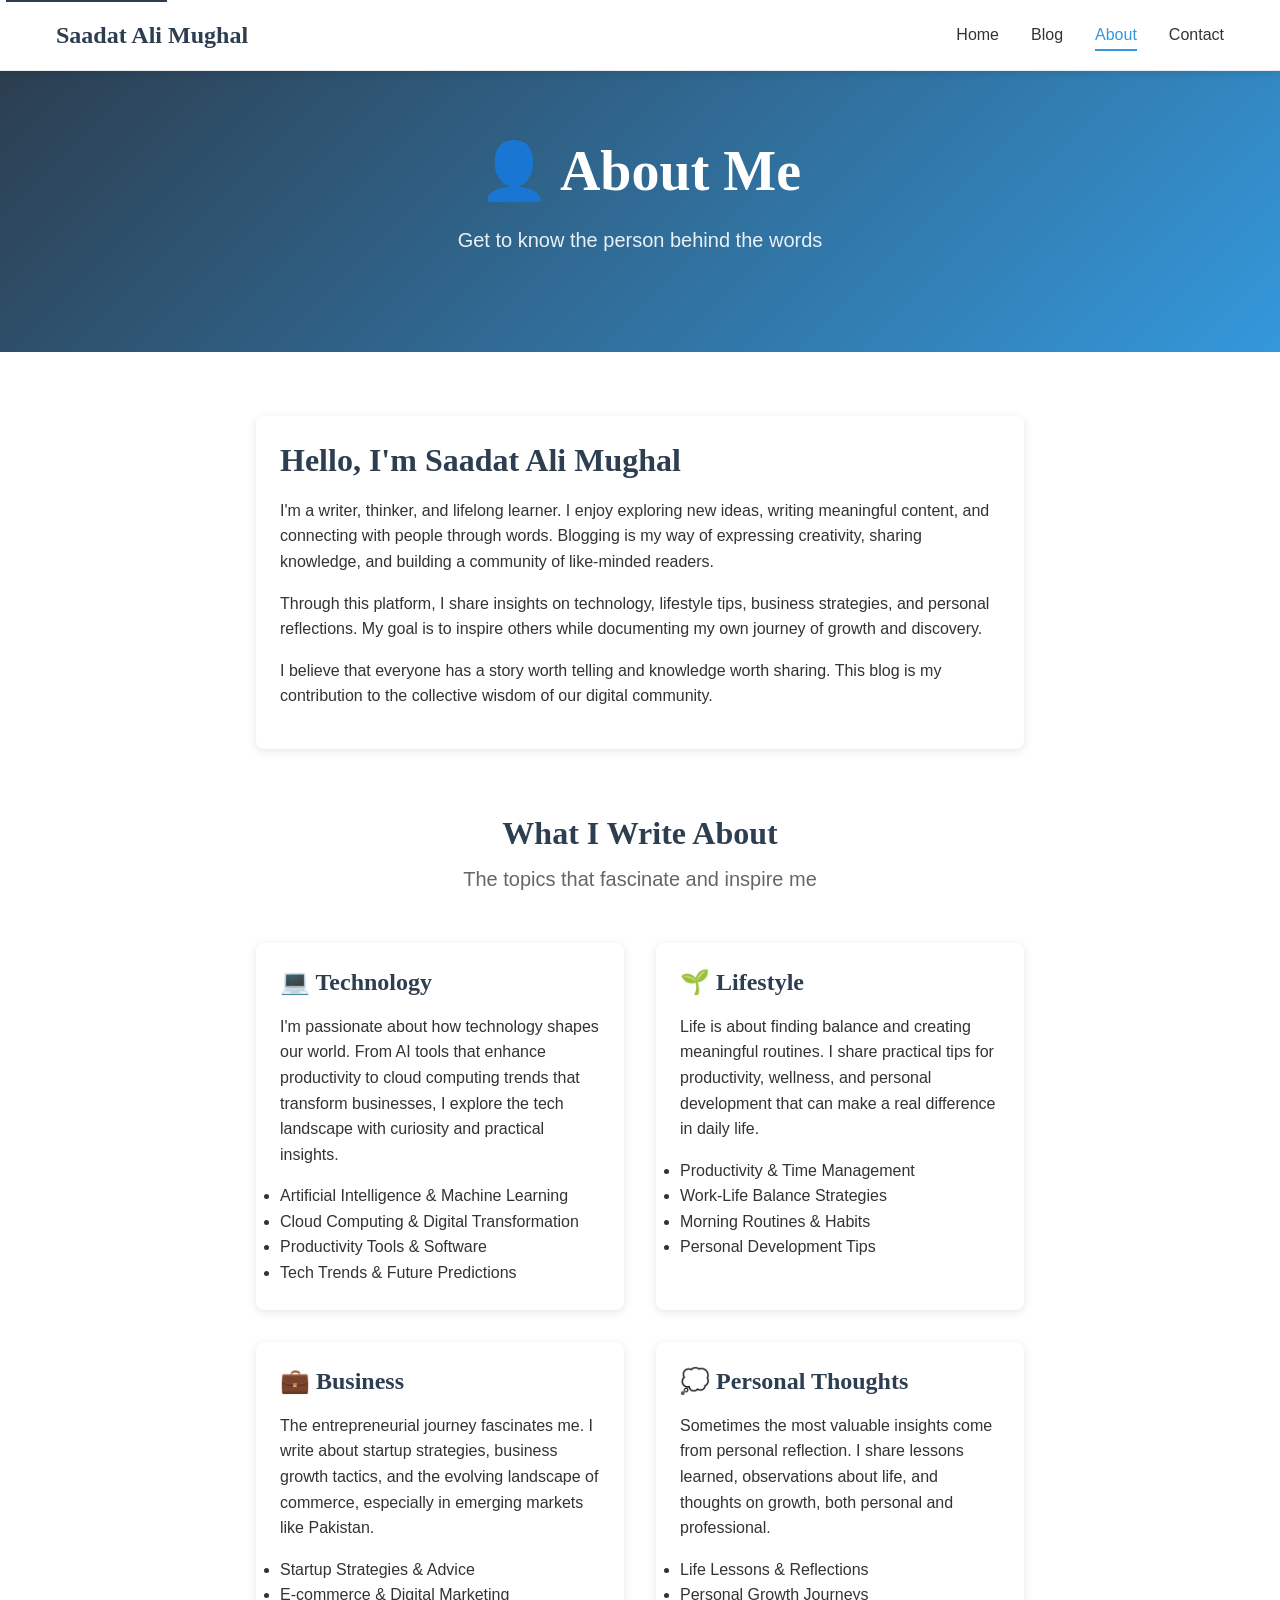
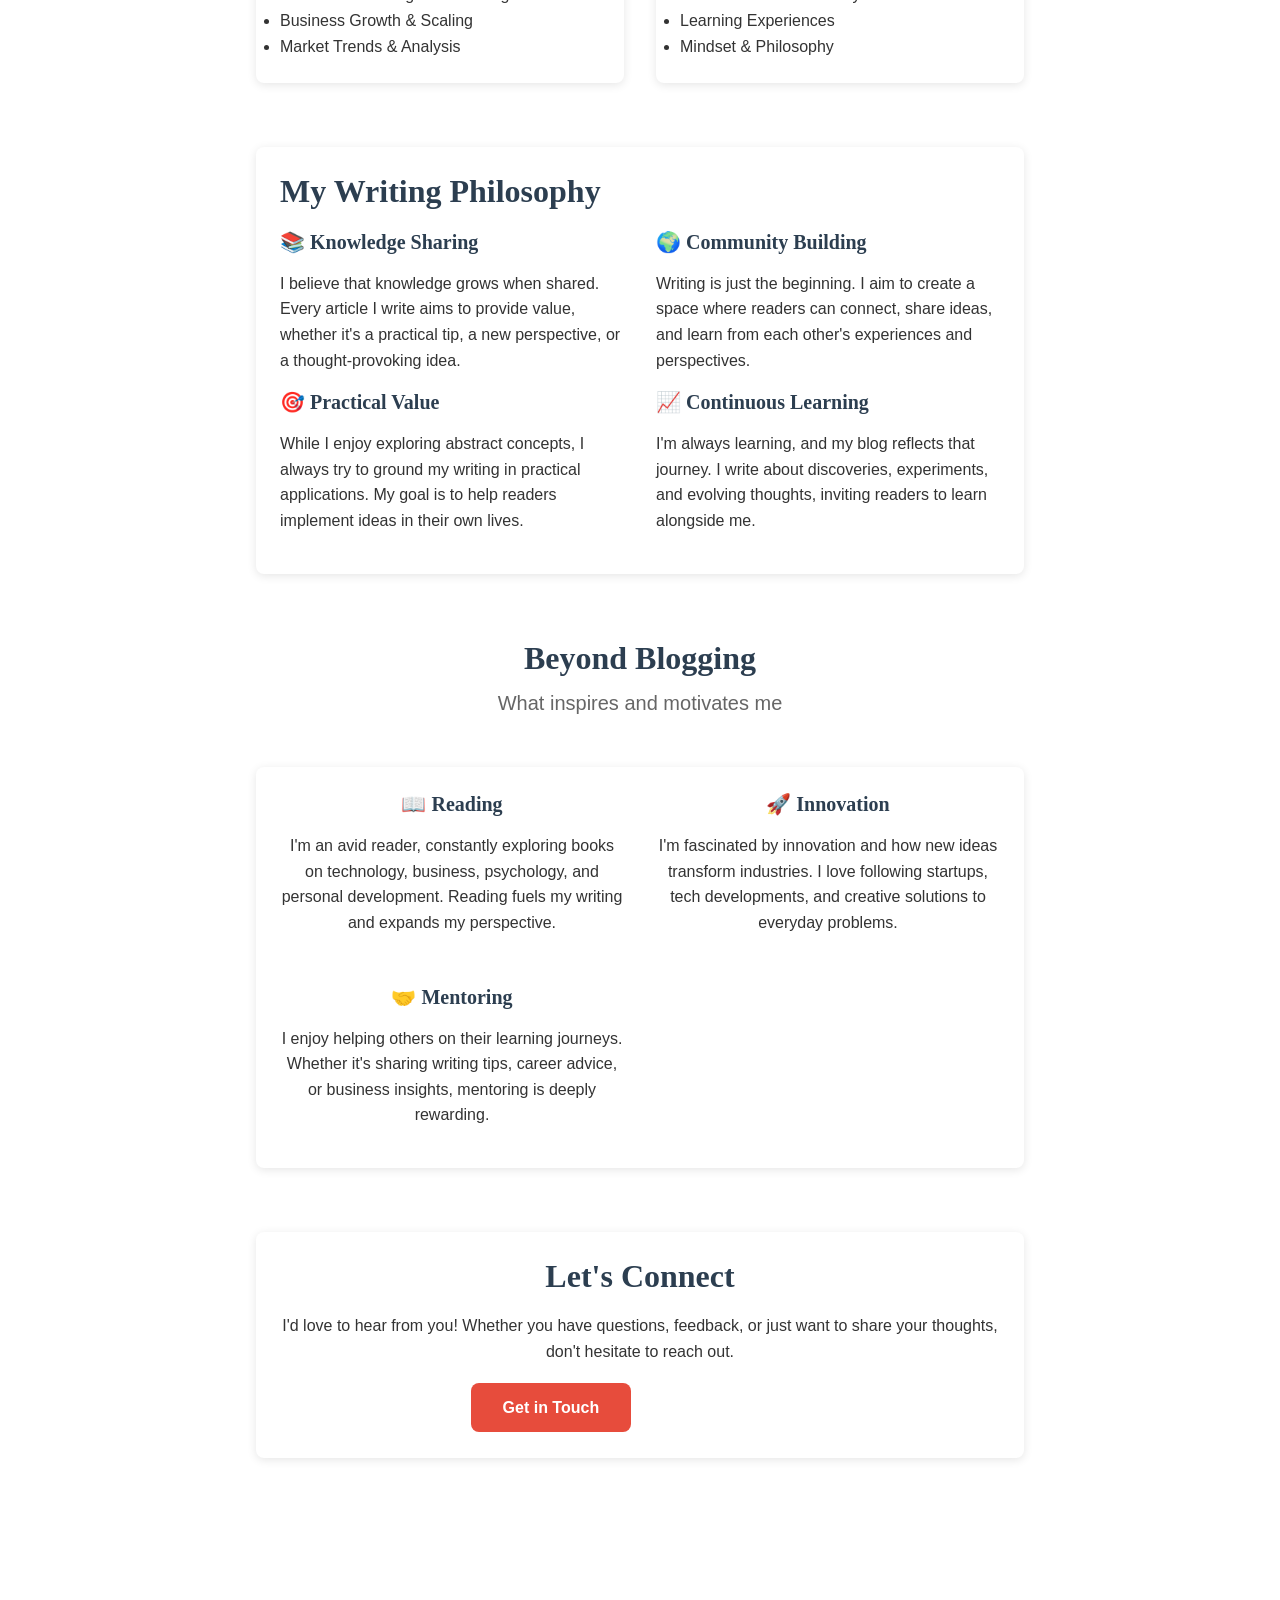
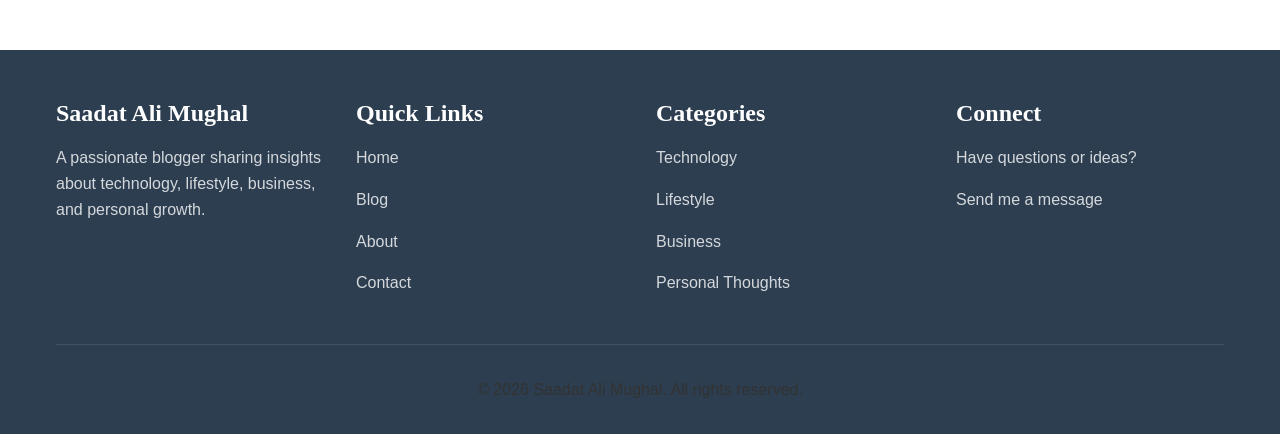
<file: about.html>
<!DOCTYPE html>
<html lang="en">
<head>
    <meta charset="UTF-8">
    <meta name="viewport" content="width=device-width, initial-scale=1.0">
    <meta name="description" content="Learn about Saadat Ali Mughal - A writer, thinker, and lifelong learner passionate about sharing knowledge and building community through blogging.">
    <meta name="keywords" content="Saadat Ali Mughal, about, biography, writer, blogger, Pakistan">
    <meta name="author" content="Saadat Ali Mughal">
    
    <!-- Open Graph Meta Tags -->
    <meta property="og:title" content="👤 About Saadat Ali Mughal">
    <meta property="og:description" content="Learn about Saadat Ali Mughal - A writer, thinker, and lifelong learner passionate about sharing knowledge and building community.">
    <meta property="og:type" content="website">
    
    <!-- Twitter Card Meta Tags -->
    <meta name="twitter:card" content="summary">
    <meta name="twitter:title" content="👤 About Saadat Ali Mughal">
    <meta name="twitter:description" content="Learn about Saadat Ali Mughal - A writer, thinker, and lifelong learner passionate about sharing knowledge and building community.">
    
    <title>👤 About Me - Saadat Ali Mughal</title>
    <link rel="stylesheet" href="css/style.css">
</head>
<body>
    <!-- Skip to main content for accessibility -->
    <a href="#main" class="skip-link">Skip to main content</a>
    
    <!-- Header -->
    <header class="header">
        <div class="container">
            <nav class="nav">
                <a href="index.html" class="logo">Saadat Ali Mughal</a>
                
                <!-- Mobile menu toggle -->
                <button class="nav-toggle" aria-label="Toggle mobile menu">
                    <span></span>
                    <span></span>
                    <span></span>
                </button>
                
                <!-- Navigation menu -->
                <ul class="nav-menu">
                    <li><a href="index.html" class="nav-link">Home</a></li>
                    <li><a href="blog.html" class="nav-link">Blog</a></li>
                    <li><a href="about.html" class="nav-link">About</a></li>
                    <li><a href="contact.html" class="nav-link">Contact</a></li>
                </ul>
            </nav>
        </div>
    </header>

    <!-- Hero Section -->
    <section class="hero">
        <div class="container">
            <h1>👤 About Me</h1>
            <p>Get to know the person behind the words</p>
        </div>
    </section>

    <!-- Main Content -->
    <main id="main" class="main">
        <div class="container-sm">
            <!-- Bio Section -->
            <section class="section">
                <div class="card">
                    <div class="card-body">
                        <h2>Hello, I'm Saadat Ali Mughal</h2>
                        <p>I'm a writer, thinker, and lifelong learner. I enjoy exploring new ideas, writing meaningful content, and connecting with people through words. Blogging is my way of expressing creativity, sharing knowledge, and building a community of like-minded readers.</p>
                        
                        <p>Through this platform, I share insights on technology, lifestyle tips, business strategies, and personal reflections. My goal is to inspire others while documenting my own journey of growth and discovery.</p>
                        
                        <p>I believe that everyone has a story worth telling and knowledge worth sharing. This blog is my contribution to the collective wisdom of our digital community.</p>
                    </div>
                </div>
            </section>

            <!-- What I Write About -->
            <section class="section">
                <div class="section-title">
                    <h2>What I Write About</h2>
                    <p class="section-subtitle">The topics that fascinate and inspire me</p>
                </div>
                
                <div class="grid grid-2">
                    <div class="card">
                        <div class="card-body">
                            <h3>💻 Technology</h3>
                            <p>I'm passionate about how technology shapes our world. From AI tools that enhance productivity to cloud computing trends that transform businesses, I explore the tech landscape with curiosity and practical insights.</p>
                            <ul>
                                <li>Artificial Intelligence & Machine Learning</li>
                                <li>Cloud Computing & Digital Transformation</li>
                                <li>Productivity Tools & Software</li>
                                <li>Tech Trends & Future Predictions</li>
                            </ul>
                        </div>
                    </div>
                    
                    <div class="card">
                        <div class="card-body">
                            <h3>🌱 Lifestyle</h3>
                            <p>Life is about finding balance and creating meaningful routines. I share practical tips for productivity, wellness, and personal development that can make a real difference in daily life.</p>
                            <ul>
                                <li>Productivity & Time Management</li>
                                <li>Work-Life Balance Strategies</li>
                                <li>Morning Routines & Habits</li>
                                <li>Personal Development Tips</li>
                            </ul>
                        </div>
                    </div>
                    
                    <div class="card">
                        <div class="card-body">
                            <h3>💼 Business</h3>
                            <p>The entrepreneurial journey fascinates me. I write about startup strategies, business growth tactics, and the evolving landscape of commerce, especially in emerging markets like Pakistan.</p>
                            <ul>
                                <li>Startup Strategies & Advice</li>
                                <li>E-commerce & Digital Marketing</li>
                                <li>Business Growth & Scaling</li>
                                <li>Market Trends & Analysis</li>
                            </ul>
                        </div>
                    </div>
                    
                    <div class="card">
                        <div class="card-body">
                            <h3>💭 Personal Thoughts</h3>
                            <p>Sometimes the most valuable insights come from personal reflection. I share lessons learned, observations about life, and thoughts on growth, both personal and professional.</p>
                            <ul>
                                <li>Life Lessons & Reflections</li>
                                <li>Personal Growth Journeys</li>
                                <li>Learning Experiences</li>
                                <li>Mindset & Philosophy</li>
                            </ul>
                        </div>
                    </div>
                </div>
            </section>

            <!-- My Philosophy -->
            <section class="section">
                <div class="card">
                    <div class="card-body">
                        <h2>My Writing Philosophy</h2>
                        <div class="grid grid-2">
                            <div>
                                <h4>📚 Knowledge Sharing</h4>
                                <p>I believe that knowledge grows when shared. Every article I write aims to provide value, whether it's a practical tip, a new perspective, or a thought-provoking idea.</p>
                                
                                <h4>🎯 Practical Value</h4>
                                <p>While I enjoy exploring abstract concepts, I always try to ground my writing in practical applications. My goal is to help readers implement ideas in their own lives.</p>
                            </div>
                            <div>
                                <h4>🌍 Community Building</h4>
                                <p>Writing is just the beginning. I aim to create a space where readers can connect, share ideas, and learn from each other's experiences and perspectives.</p>
                                
                                <h4>📈 Continuous Learning</h4>
                                <p>I'm always learning, and my blog reflects that journey. I write about discoveries, experiments, and evolving thoughts, inviting readers to learn alongside me.</p>
                            </div>
                        </div>
                    </div>
                </div>
            </section>

            <!-- Personal Interests -->
            <section class="section">
                <div class="section-title">
                    <h2>Beyond Blogging</h2>
                    <p class="section-subtitle">What inspires and motivates me</p>
                </div>
                
                <div class="card">
                    <div class="card-body">
                        <div class="grid grid-3">
                            <div class="text-center">
                                <h4>📖 Reading</h4>
                                <p>I'm an avid reader, constantly exploring books on technology, business, psychology, and personal development. Reading fuels my writing and expands my perspective.</p>
                            </div>
                            <div class="text-center">
                                <h4>🚀 Innovation</h4>
                                <p>I'm fascinated by innovation and how new ideas transform industries. I love following startups, tech developments, and creative solutions to everyday problems.</p>
                            </div>
                            <div class="text-center">
                                <h4>🤝 Mentoring</h4>
                                <p>I enjoy helping others on their learning journeys. Whether it's sharing writing tips, career advice, or business insights, mentoring is deeply rewarding.</p>
                            </div>
                        </div>
                    </div>
                </div>
            </section>

            <!-- Call to Action -->
            <section class="section">
                <div class="card">
                    <div class="card-body text-center">
                        <h2>Let's Connect</h2>
                        <p>I'd love to hear from you! Whether you have questions, feedback, or just want to share your thoughts, don't hesitate to reach out.</p>
                        <div class="hero-buttons">
                            <a href="contact.html" class="btn">Get in Touch</a>
                            <a href="blog.html" class="btn btn-secondary">Read My Blog</a>
                        </div>
                    </div>
                </div>
            </section>
        </div>
    </main>

    <!-- Footer -->
    <footer class="footer">
        <div class="container">
            <div class="footer-content">
                <div class="footer-section">
                    <h3>Saadat Ali Mughal</h3>
                    <p>A passionate blogger sharing insights about technology, lifestyle, business, and personal growth.</p>
                </div>
                
                <div class="footer-section">
                    <h3>Quick Links</h3>
                    <p><a href="index.html">Home</a></p>
                    <p><a href="blog.html">Blog</a></p>
                    <p><a href="about.html">About</a></p>
                    <p><a href="contact.html">Contact</a></p>
                </div>
                
                <div class="footer-section">
                    <h3>Categories</h3>
                    <p><a href="blog.html#tech">Technology</a></p>
                    <p><a href="blog.html#lifestyle">Lifestyle</a></p>
                    <p><a href="blog.html#business">Business</a></p>
                    <p><a href="blog.html#thoughts">Personal Thoughts</a></p>
                </div>
                
                <div class="footer-section">
                    <h3>Connect</h3>
                    <p>Have questions or ideas?</p>
                    <p><a href="contact.html">Send me a message</a></p>
                </div>
            </div>
            
            <div class="footer-bottom">
                <p>&copy; <span id="current-year">2025</span> Saadat Ali Mughal. All rights reserved.</p>
            </div>
        </div>
    </footer>

    <script src="js/main.js"></script>
</body>
</html>
</file>
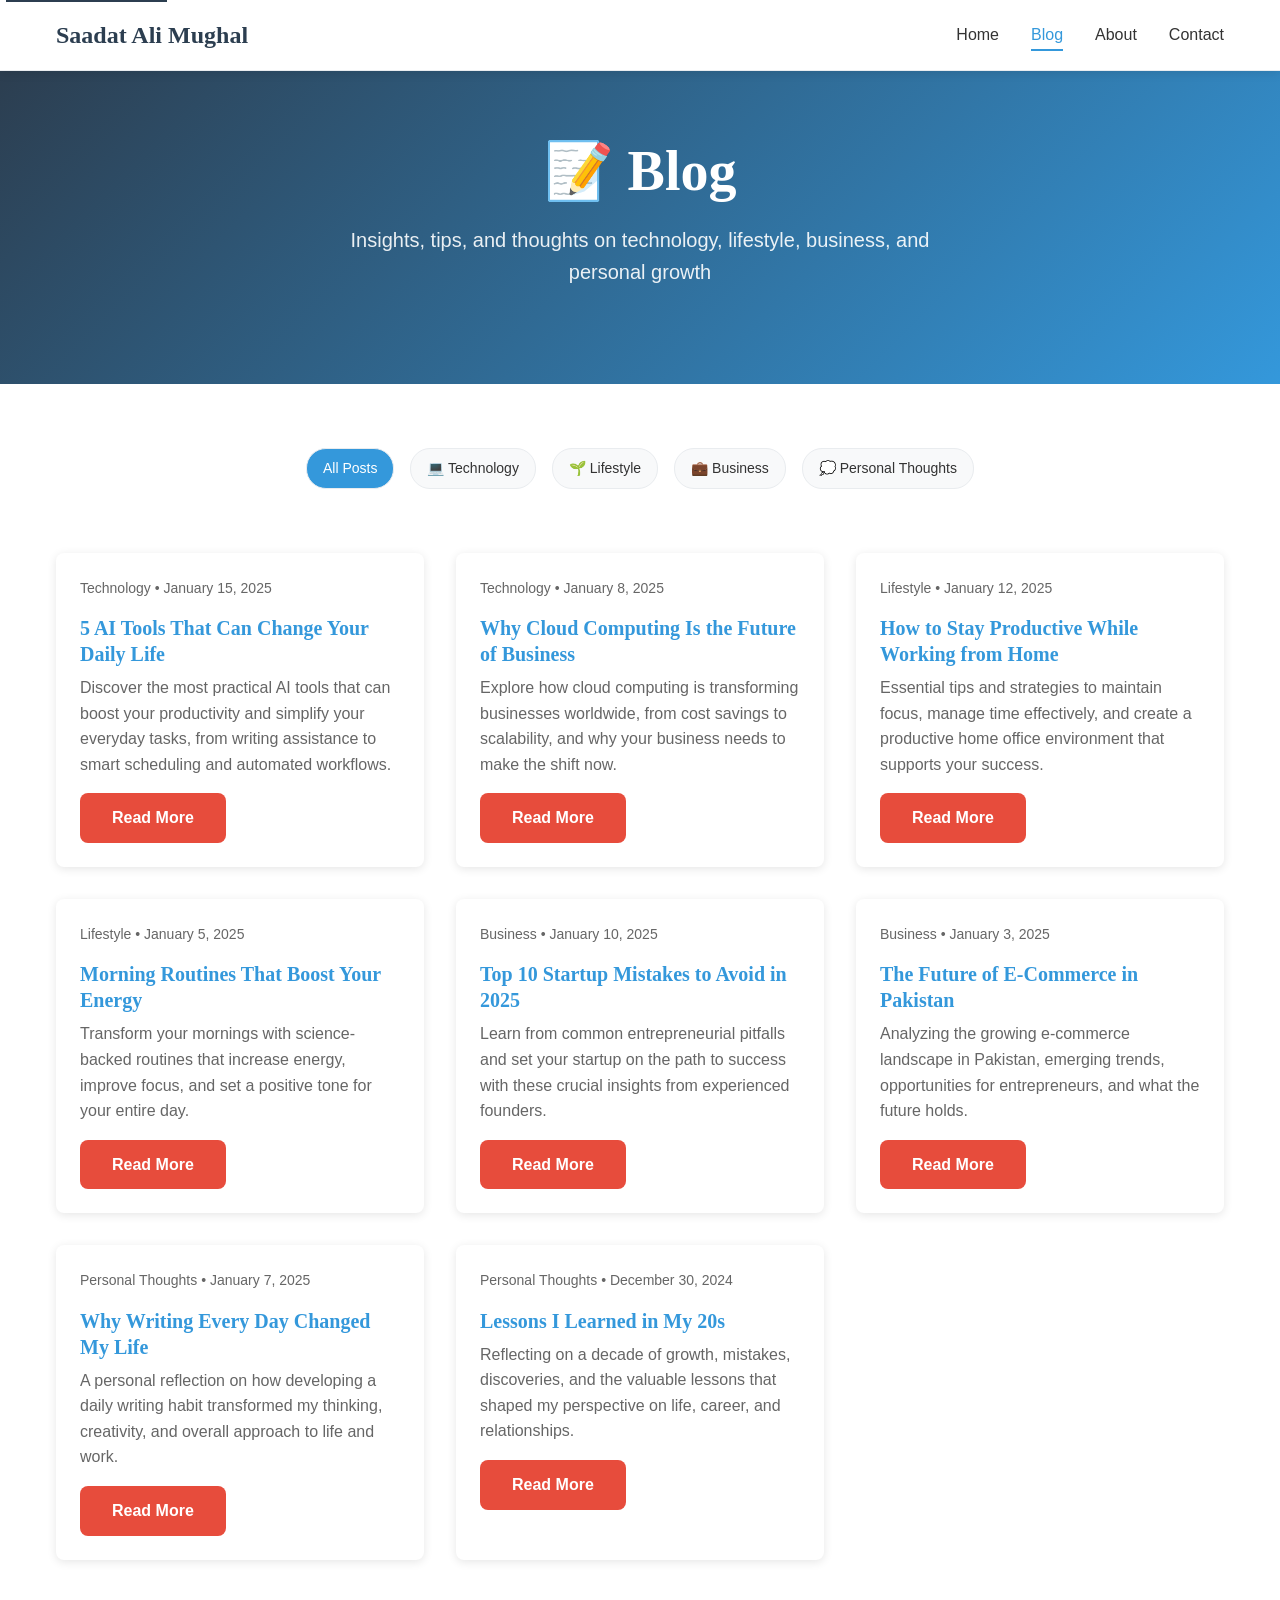
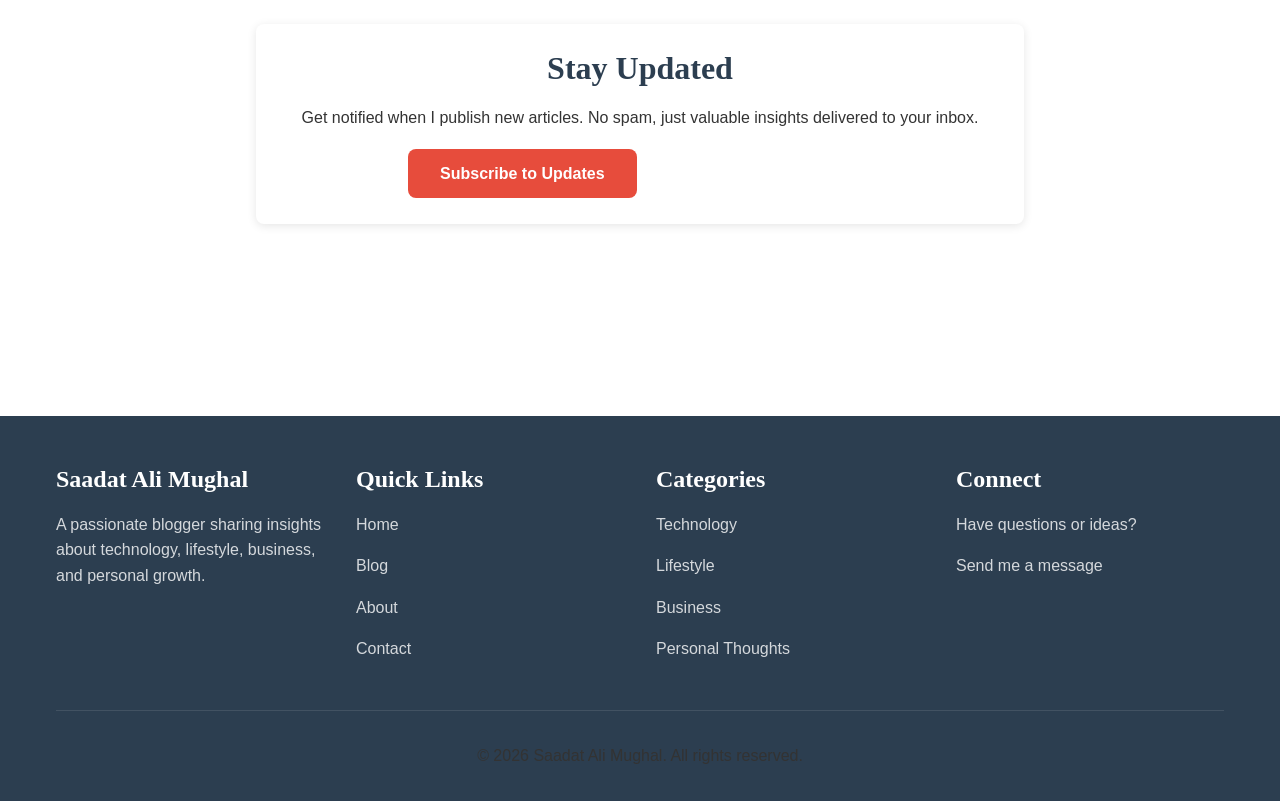
<file: blog.html>
<!DOCTYPE html>
<html lang="en">
<head>
    <meta charset="UTF-8">
    <meta name="viewport" content="width=device-width, initial-scale=1.0">
    <meta name="description" content="Browse all blog posts by Saadat Ali Mughal. Find articles on Technology, Lifestyle, Business, and Personal Thoughts with insights and practical tips.">
    <meta name="keywords" content="Saadat Ali Mughal, blog, articles, technology, lifestyle, business, personal thoughts">
    <meta name="author" content="Saadat Ali Mughal">
    
    <!-- Open Graph Meta Tags -->
    <meta property="og:title" content="Blog - Saadat Ali Mughal">
    <meta property="og:description" content="Browse all blog posts with insights on Technology, Lifestyle, Business, and Personal Thoughts.">
    <meta property="og:type" content="website">
    
    <!-- Twitter Card Meta Tags -->
    <meta name="twitter:card" content="summary">
    <meta name="twitter:title" content="Blog - Saadat Ali Mughal">
    <meta name="twitter:description" content="Browse all blog posts with insights on Technology, Lifestyle, Business, and Personal Thoughts.">
    
    <title>Blog - Saadat Ali Mughal</title>
    <link rel="stylesheet" href="css/style.css">
</head>
<body>
    <!-- Skip to main content for accessibility -->
    <a href="#main" class="skip-link">Skip to main content</a>
    
    <!-- Header -->
    <header class="header">
        <div class="container">
            <nav class="nav">
                <a href="index.html" class="logo">Saadat Ali Mughal</a>
                
                <!-- Mobile menu toggle -->
                <button class="nav-toggle" aria-label="Toggle mobile menu">
                    <span></span>
                    <span></span>
                    <span></span>
                </button>
                
                <!-- Navigation menu -->
                <ul class="nav-menu">
                    <li><a href="index.html" class="nav-link">Home</a></li>
                    <li><a href="blog.html" class="nav-link">Blog</a></li>
                    <li><a href="about.html" class="nav-link">About</a></li>
                    <li><a href="contact.html" class="nav-link">Contact</a></li>
                </ul>
            </nav>
        </div>
    </header>

    <!-- Hero Section -->
    <section class="hero">
        <div class="container">
            <h1>📝 Blog</h1>
            <p>Insights, tips, and thoughts on technology, lifestyle, business, and personal growth</p>
        </div>
    </section>

    <!-- Main Content -->
    <main id="main" class="main">
        <div class="container">
            <!-- Categories Filter -->
            <section class="section">
                <div class="categories">
                    <a href="#" class="category-tag active" data-category="all">All Posts</a>
                    <a href="#" class="category-tag" data-category="technology">💻 Technology</a>
                    <a href="#" class="category-tag" data-category="lifestyle">🌱 Lifestyle</a>
                    <a href="#" class="category-tag" data-category="business">💼 Business</a>
                    <a href="#" class="category-tag" data-category="thoughts">💭 Personal Thoughts</a>
                </div>
            </section>

            <!-- Blog Posts Grid -->
            <section class="section">
                <div class="grid grid-2">
                    <!-- Technology Posts -->
                    <article class="card blog-post" data-category="technology">
                        <div class="card-body">
                            <div class="card-meta">Technology • January 15, 2025</div>
                            <h3 class="card-title">
                                <a href="posts/tech-ai-tools.html">5 AI Tools That Can Change Your Daily Life</a>
                            </h3>
                            <p class="card-excerpt">Discover the most practical AI tools that can boost your productivity and simplify your everyday tasks, from writing assistance to smart scheduling and automated workflows.</p>
                            <a href="posts/tech-ai-tools.html" class="btn">Read More</a>
                        </div>
                    </article>
                    
                    <article class="card blog-post" data-category="technology">
                        <div class="card-body">
                            <div class="card-meta">Technology • January 8, 2025</div>
                            <h3 class="card-title">
                                <a href="posts/tech-cloud-computing.html">Why Cloud Computing Is the Future of Business</a>
                            </h3>
                            <p class="card-excerpt">Explore how cloud computing is transforming businesses worldwide, from cost savings to scalability, and why your business needs to make the shift now.</p>
                            <a href="posts/tech-cloud-computing.html" class="btn">Read More</a>
                        </div>
                    </article>

                    <!-- Lifestyle Posts -->
                    <article class="card blog-post" data-category="lifestyle">
                        <div class="card-body">
                            <div class="card-meta">Lifestyle • January 12, 2025</div>
                            <h3 class="card-title">
                                <a href="posts/lifestyle-productivity.html">How to Stay Productive While Working from Home</a>
                            </h3>
                            <p class="card-excerpt">Essential tips and strategies to maintain focus, manage time effectively, and create a productive home office environment that supports your success.</p>
                            <a href="posts/lifestyle-productivity.html" class="btn">Read More</a>
                        </div>
                    </article>
                    
                    <article class="card blog-post" data-category="lifestyle">
                        <div class="card-body">
                            <div class="card-meta">Lifestyle • January 5, 2025</div>
                            <h3 class="card-title">
                                <a href="posts/lifestyle-morning-routines.html">Morning Routines That Boost Your Energy</a>
                            </h3>
                            <p class="card-excerpt">Transform your mornings with science-backed routines that increase energy, improve focus, and set a positive tone for your entire day.</p>
                            <a href="posts/lifestyle-morning-routines.html" class="btn">Read More</a>
                        </div>
                    </article>

                    <!-- Business Posts -->
                    <article class="card blog-post" data-category="business">
                        <div class="card-body">
                            <div class="card-meta">Business • January 10, 2025</div>
                            <h3 class="card-title">
                                <a href="posts/business-startup-mistakes.html">Top 10 Startup Mistakes to Avoid in 2025</a>
                            </h3>
                            <p class="card-excerpt">Learn from common entrepreneurial pitfalls and set your startup on the path to success with these crucial insights from experienced founders.</p>
                            <a href="posts/business-startup-mistakes.html" class="btn">Read More</a>
                        </div>
                    </article>
                    
                    <article class="card blog-post" data-category="business">
                        <div class="card-body">
                            <div class="card-meta">Business • January 3, 2025</div>
                            <h3 class="card-title">
                                <a href="posts/business-ecommerce-pakistan.html">The Future of E-Commerce in Pakistan</a>
                            </h3>
                            <p class="card-excerpt">Analyzing the growing e-commerce landscape in Pakistan, emerging trends, opportunities for entrepreneurs, and what the future holds.</p>
                            <a href="posts/business-ecommerce-pakistan.html" class="btn">Read More</a>
                        </div>
                    </article>

                    <!-- Personal Thoughts Posts -->
                    <article class="card blog-post" data-category="thoughts">
                        <div class="card-body">
                            <div class="card-meta">Personal Thoughts • January 7, 2025</div>
                            <h3 class="card-title">
                                <a href="posts/thoughts-writing-daily.html">Why Writing Every Day Changed My Life</a>
                            </h3>
                            <p class="card-excerpt">A personal reflection on how developing a daily writing habit transformed my thinking, creativity, and overall approach to life and work.</p>
                            <a href="posts/thoughts-writing-daily.html" class="btn">Read More</a>
                        </div>
                    </article>
                    
                    <article class="card blog-post" data-category="thoughts">
                        <div class="card-body">
                            <div class="card-meta">Personal Thoughts • December 30, 2024</div>
                            <h3 class="card-title">
                                <a href="posts/thoughts-lessons-20s.html">Lessons I Learned in My 20s</a>
                            </h3>
                            <p class="card-excerpt">Reflecting on a decade of growth, mistakes, discoveries, and the valuable lessons that shaped my perspective on life, career, and relationships.</p>
                            <a href="posts/thoughts-lessons-20s.html" class="btn">Read More</a>
                        </div>
                    </article>
                </div>
            </section>

            <!-- Newsletter Signup -->
            <section class="section">
                <div class="container-sm">
                    <div class="card">
                        <div class="card-body text-center">
                            <h2>Stay Updated</h2>
                            <p>Get notified when I publish new articles. No spam, just valuable insights delivered to your inbox.</p>
                            <div class="hero-buttons">
                                <a href="contact.html" class="btn">Subscribe to Updates</a>
                                <a href="about.html" class="btn btn-secondary">Learn More About Me</a>
                            </div>
                        </div>
                    </div>
                </div>
            </section>
        </div>
    </main>

    <!-- Footer -->
    <footer class="footer">
        <div class="container">
            <div class="footer-content">
                <div class="footer-section">
                    <h3>Saadat Ali Mughal</h3>
                    <p>A passionate blogger sharing insights about technology, lifestyle, business, and personal growth.</p>
                </div>
                
                <div class="footer-section">
                    <h3>Quick Links</h3>
                    <p><a href="index.html">Home</a></p>
                    <p><a href="blog.html">Blog</a></p>
                    <p><a href="about.html">About</a></p>
                    <p><a href="contact.html">Contact</a></p>
                </div>
                
                <div class="footer-section">
                    <h3>Categories</h3>
                    <p><a href="blog.html#tech">Technology</a></p>
                    <p><a href="blog.html#lifestyle">Lifestyle</a></p>
                    <p><a href="blog.html#business">Business</a></p>
                    <p><a href="blog.html#thoughts">Personal Thoughts</a></p>
                </div>
                
                <div class="footer-section">
                    <h3>Connect</h3>
                    <p>Have questions or ideas?</p>
                    <p><a href="contact.html">Send me a message</a></p>
                </div>
            </div>
            
            <div class="footer-bottom">
                <p>&copy; <span id="current-year">2025</span> Saadat Ali Mughal. All rights reserved.</p>
            </div>
        </div>
    </footer>

    <script src="js/main.js"></script>
</body>
</html>
</file>
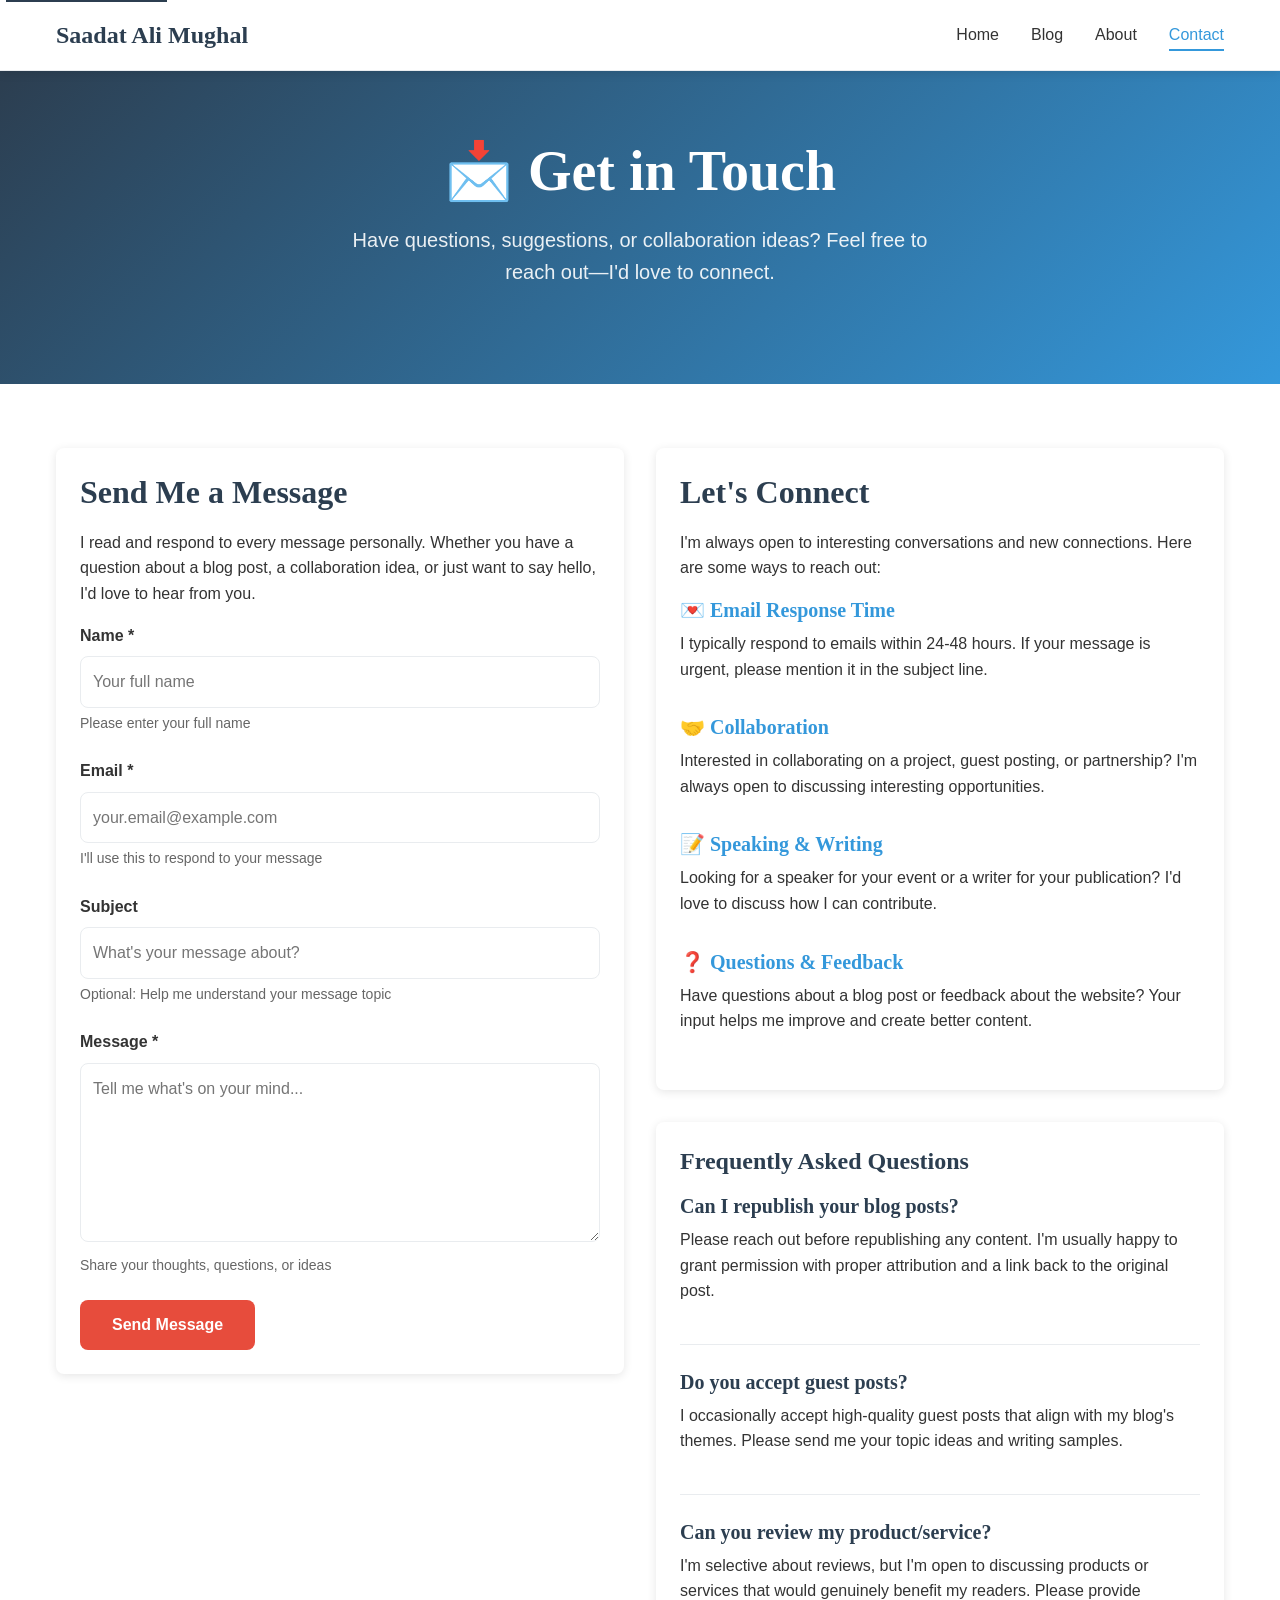
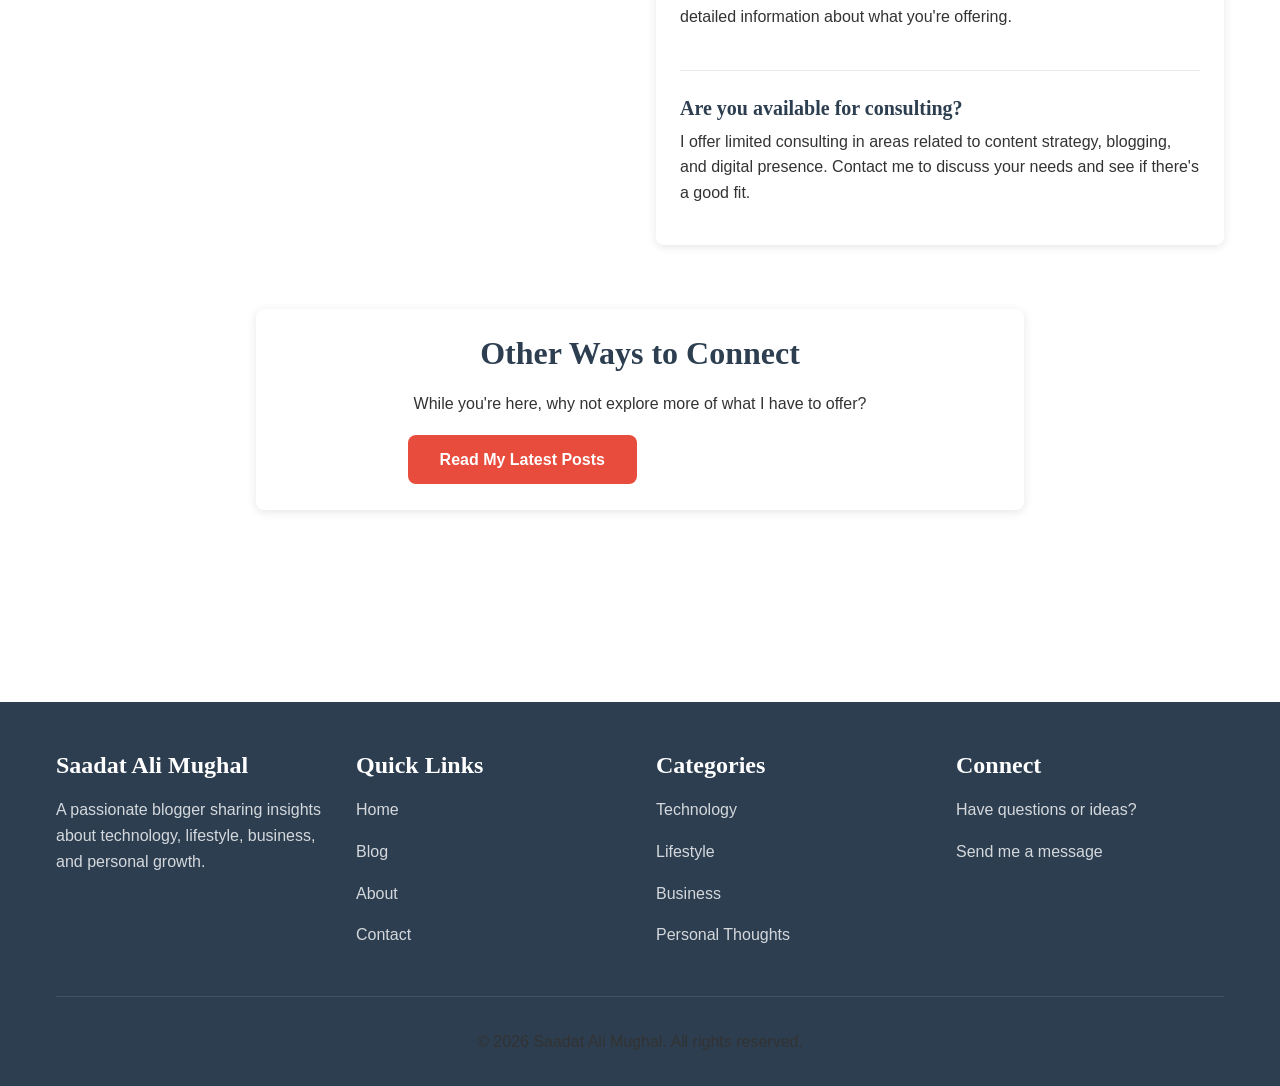
<file: contact.html>
<!DOCTYPE html>
<html lang="en">
<head>
    <meta charset="UTF-8">
    <meta name="viewport" content="width=device-width, initial-scale=1.0">
    <meta name="description" content="Get in touch with Saadat Ali Mughal. Have questions, suggestions, or collaboration ideas? I'd love to connect and hear from you.">
    <meta name="keywords" content="Saadat Ali Mughal, contact, collaboration, questions, feedback">
    <meta name="author" content="Saadat Ali Mughal">
    
    <!-- Open Graph Meta Tags -->
    <meta property="og:title" content="📩 Get in Touch - Saadat Ali Mughal">
    <meta property="og:description" content="Have questions, suggestions, or collaboration ideas? Feel free to reach out—I'd love to connect.">
    <meta property="og:type" content="website">
    
    <!-- Twitter Card Meta Tags -->
    <meta name="twitter:card" content="summary">
    <meta name="twitter:title" content="📩 Get in Touch - Saadat Ali Mughal">
    <meta name="twitter:description" content="Have questions, suggestions, or collaboration ideas? Feel free to reach out—I'd love to connect.">
    
    <title>📩 Contact Me - Saadat Ali Mughal</title>
    <link rel="stylesheet" href="css/style.css">
</head>
<body>
    <!-- Skip to main content for accessibility -->
    <a href="#main" class="skip-link">Skip to main content</a>
    
    <!-- Header -->
    <header class="header">
        <div class="container">
            <nav class="nav">
                <a href="index.html" class="logo">Saadat Ali Mughal</a>
                
                <!-- Mobile menu toggle -->
                <button class="nav-toggle" aria-label="Toggle mobile menu">
                    <span></span>
                    <span></span>
                    <span></span>
                </button>
                
                <!-- Navigation menu -->
                <ul class="nav-menu">
                    <li><a href="index.html" class="nav-link">Home</a></li>
                    <li><a href="blog.html" class="nav-link">Blog</a></li>
                    <li><a href="about.html" class="nav-link">About</a></li>
                    <li><a href="contact.html" class="nav-link">Contact</a></li>
                </ul>
            </nav>
        </div>
    </header>

    <!-- Hero Section -->
    <section class="hero">
        <div class="container">
            <h1>📩 Get in Touch</h1>
            <p>Have questions, suggestions, or collaboration ideas? Feel free to reach out—I'd love to connect.</p>
        </div>
    </section>

    <!-- Main Content -->
    <main id="main" class="main">
        <div class="container">
            <div class="grid grid-2">
                <!-- Contact Form -->
                <div class="section">
                    <div class="card">
                        <div class="card-body">
                            <h2>Send Me a Message</h2>
                            <p>I read and respond to every message personally. Whether you have a question about a blog post, a collaboration idea, or just want to say hello, I'd love to hear from you.</p>
                            
                            <form id="contact-form" novalidate>
                                <div class="form-group">
                                    <label for="name" class="form-label">Name *</label>
                                    <input 
                                        type="text" 
                                        id="name" 
                                        name="name" 
                                        class="form-input" 
                                        required 
                                        placeholder="Your full name"
                                        aria-describedby="name-help"
                                    >
                                    <small id="name-help" class="form-help">Please enter your full name</small>
                                </div>
                                
                                <div class="form-group">
                                    <label for="email" class="form-label">Email *</label>
                                    <input 
                                        type="email" 
                                        id="email" 
                                        name="email" 
                                        class="form-input" 
                                        required 
                                        placeholder="your.email@example.com"
                                        aria-describedby="email-help"
                                    >
                                    <small id="email-help" class="form-help">I'll use this to respond to your message</small>
                                </div>
                                
                                <div class="form-group">
                                    <label for="subject" class="form-label">Subject</label>
                                    <input 
                                        type="text" 
                                        id="subject" 
                                        name="subject" 
                                        class="form-input" 
                                        placeholder="What's your message about?"
                                        aria-describedby="subject-help"
                                    >
                                    <small id="subject-help" class="form-help">Optional: Help me understand your message topic</small>
                                </div>
                                
                                <div class="form-group">
                                    <label for="message" class="form-label">Message *</label>
                                    <textarea 
                                        id="message" 
                                        name="message" 
                                        class="form-textarea" 
                                        required 
                                        placeholder="Tell me what's on your mind..."
                                        aria-describedby="message-help"
                                        rows="6"
                                    ></textarea>
                                    <small id="message-help" class="form-help">Share your thoughts, questions, or ideas</small>
                                </div>
                                
                                <button type="submit" class="btn">Send Message</button>
                            </form>
                        </div>
                    </div>
                </div>

                <!-- Contact Information -->
                <div class="section">
                    <div class="card">
                        <div class="card-body">
                            <h2>Let's Connect</h2>
                            <p>I'm always open to interesting conversations and new connections. Here are some ways to reach out:</p>
                            
                            <div class="contact-info">
                                <div class="contact-item">
                                    <h4>💌 Email Response Time</h4>
                                    <p>I typically respond to emails within 24-48 hours. If your message is urgent, please mention it in the subject line.</p>
                                </div>
                                
                                <div class="contact-item">
                                    <h4>🤝 Collaboration</h4>
                                    <p>Interested in collaborating on a project, guest posting, or partnership? I'm always open to discussing interesting opportunities.</p>
                                </div>
                                
                                <div class="contact-item">
                                    <h4>📝 Speaking & Writing</h4>
                                    <p>Looking for a speaker for your event or a writer for your publication? I'd love to discuss how I can contribute.</p>
                                </div>
                                
                                <div class="contact-item">
                                    <h4>❓ Questions & Feedback</h4>
                                    <p>Have questions about a blog post or feedback about the website? Your input helps me improve and create better content.</p>
                                </div>
                            </div>
                        </div>
                    </div>
                    
                    <!-- FAQ Section -->
                    <div class="card mt-4">
                        <div class="card-body">
                            <h3>Frequently Asked Questions</h3>
                            
                            <div class="faq-item">
                                <h4>Can I republish your blog posts?</h4>
                                <p>Please reach out before republishing any content. I'm usually happy to grant permission with proper attribution and a link back to the original post.</p>
                            </div>
                            
                            <div class="faq-item">
                                <h4>Do you accept guest posts?</h4>
                                <p>I occasionally accept high-quality guest posts that align with my blog's themes. Please send me your topic ideas and writing samples.</p>
                            </div>
                            
                            <div class="faq-item">
                                <h4>Can you review my product/service?</h4>
                                <p>I'm selective about reviews, but I'm open to discussing products or services that would genuinely benefit my readers. Please provide detailed information about what you're offering.</p>
                            </div>
                            
                            <div class="faq-item">
                                <h4>Are you available for consulting?</h4>
                                <p>I offer limited consulting in areas related to content strategy, blogging, and digital presence. Contact me to discuss your needs and see if there's a good fit.</p>
                            </div>
                        </div>
                    </div>
                </div>
            </div>

            <!-- Call to Action -->
            <section class="section">
                <div class="container-sm text-center">
                    <div class="card">
                        <div class="card-body">
                            <h2>Other Ways to Connect</h2>
                            <p>While you're here, why not explore more of what I have to offer?</p>
                            <div class="hero-buttons">
                                <a href="blog.html" class="btn">Read My Latest Posts</a>
                                <a href="about.html" class="btn btn-secondary">Learn More About Me</a>
                            </div>
                        </div>
                    </div>
                </div>
            </section>
        </div>
    </main>

    <!-- Footer -->
    <footer class="footer">
        <div class="container">
            <div class="footer-content">
                <div class="footer-section">
                    <h3>Saadat Ali Mughal</h3>
                    <p>A passionate blogger sharing insights about technology, lifestyle, business, and personal growth.</p>
                </div>
                
                <div class="footer-section">
                    <h3>Quick Links</h3>
                    <p><a href="index.html">Home</a></p>
                    <p><a href="blog.html">Blog</a></p>
                    <p><a href="about.html">About</a></p>
                    <p><a href="contact.html">Contact</a></p>
                </div>
                
                <div class="footer-section">
                    <h3>Categories</h3>
                    <p><a href="blog.html#tech">Technology</a></p>
                    <p><a href="blog.html#lifestyle">Lifestyle</a></p>
                    <p><a href="blog.html#business">Business</a></p>
                    <p><a href="blog.html#thoughts">Personal Thoughts</a></p>
                </div>
                
                <div class="footer-section">
                    <h3>Connect</h3>
                    <p>Have questions or ideas?</p>
                    <p><a href="contact.html">Send me a message</a></p>
                </div>
            </div>
            
            <div class="footer-bottom">
                <p>&copy; <span id="current-year">2025</span> Saadat Ali Mughal. All rights reserved.</p>
            </div>
        </div>
    </footer>

    <script src="js/main.js"></script>
    
    <style>
        .form-help {
            color: var(--text-light);
            font-size: var(--font-size-xs);
            margin-top: 0.25rem;
            display: block;
        }
        
        .contact-item {
            margin-bottom: 2rem;
        }
        
        .contact-item h4 {
            margin-bottom: 0.5rem;
            color: var(--secondary-color);
        }
        
        .faq-item {
            margin-bottom: 1.5rem;
            padding-bottom: 1.5rem;
            border-bottom: 1px solid var(--border-color);
        }
        
        .faq-item:last-child {
            border-bottom: none;
            margin-bottom: 0;
            padding-bottom: 0;
        }
        
        .faq-item h4 {
            margin-bottom: 0.5rem;
            color: var(--primary-color);
        }
    </style>
</body>
</html>
</file>
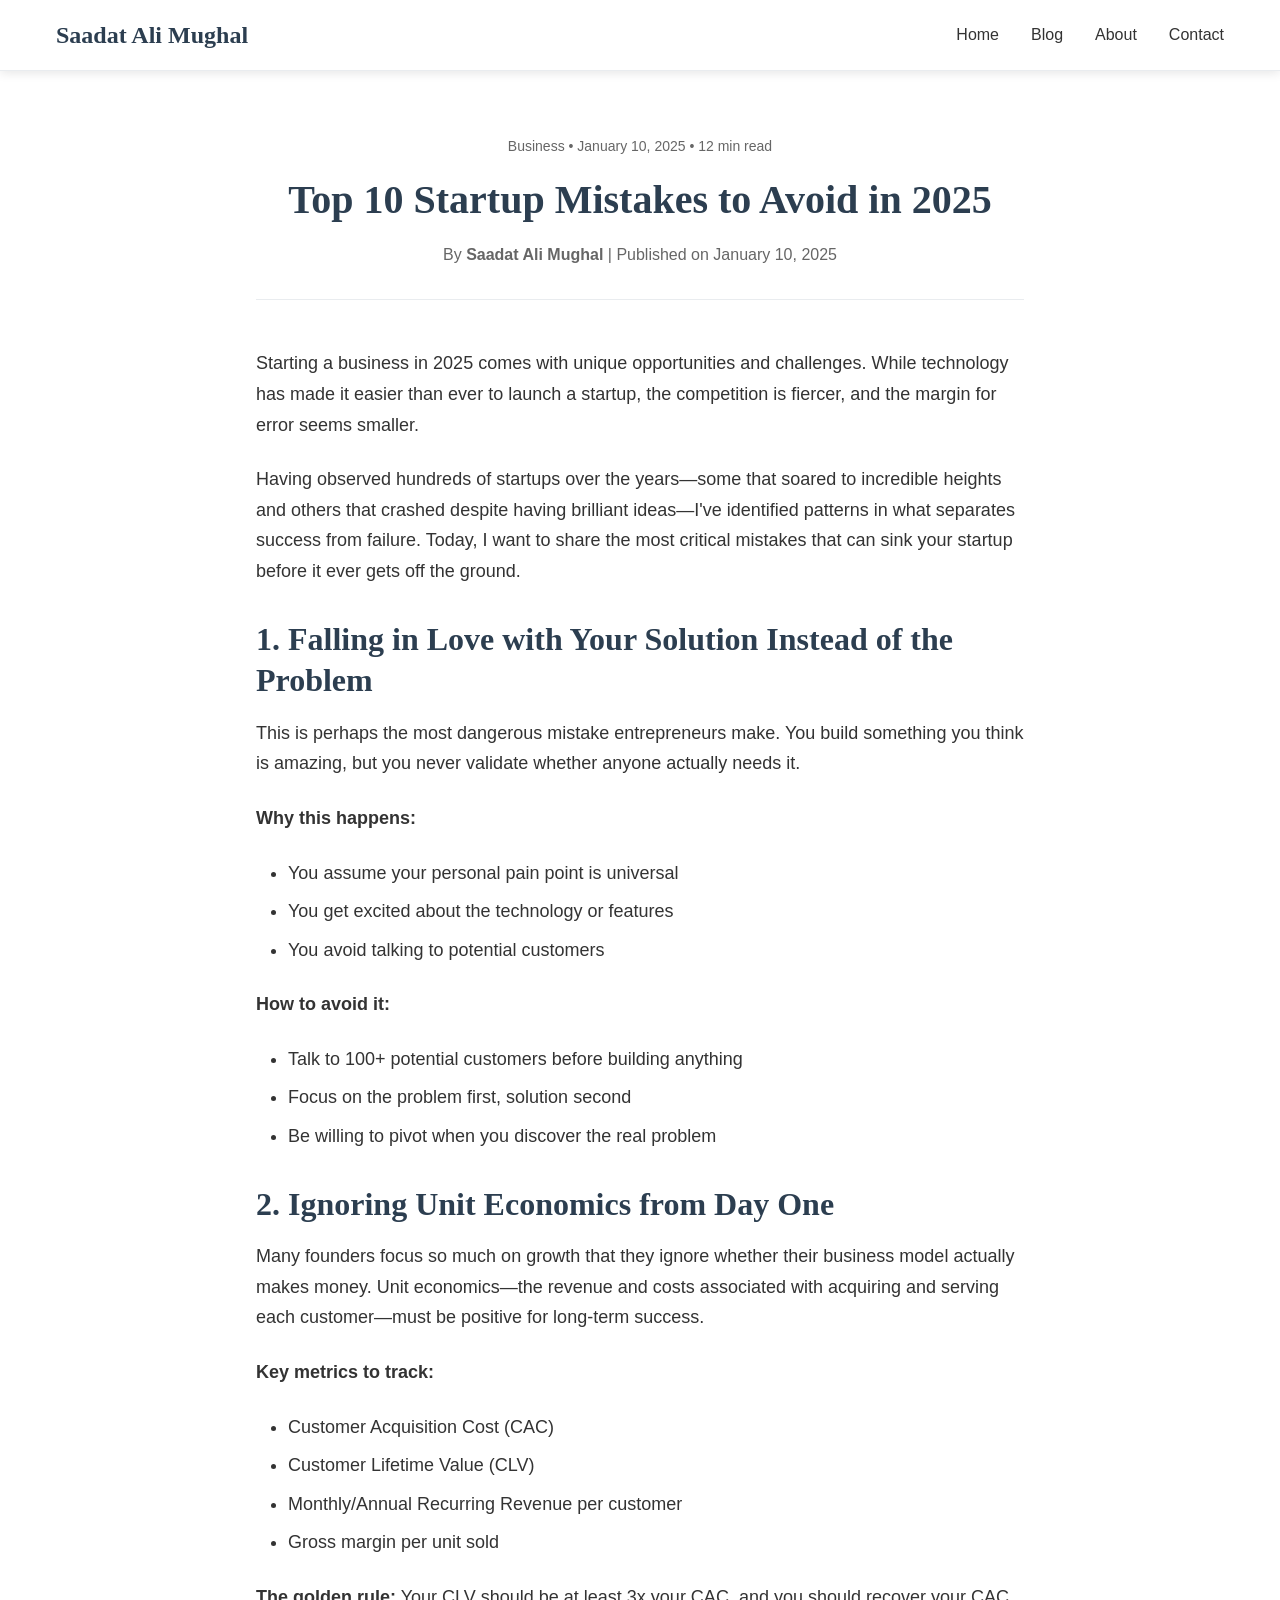
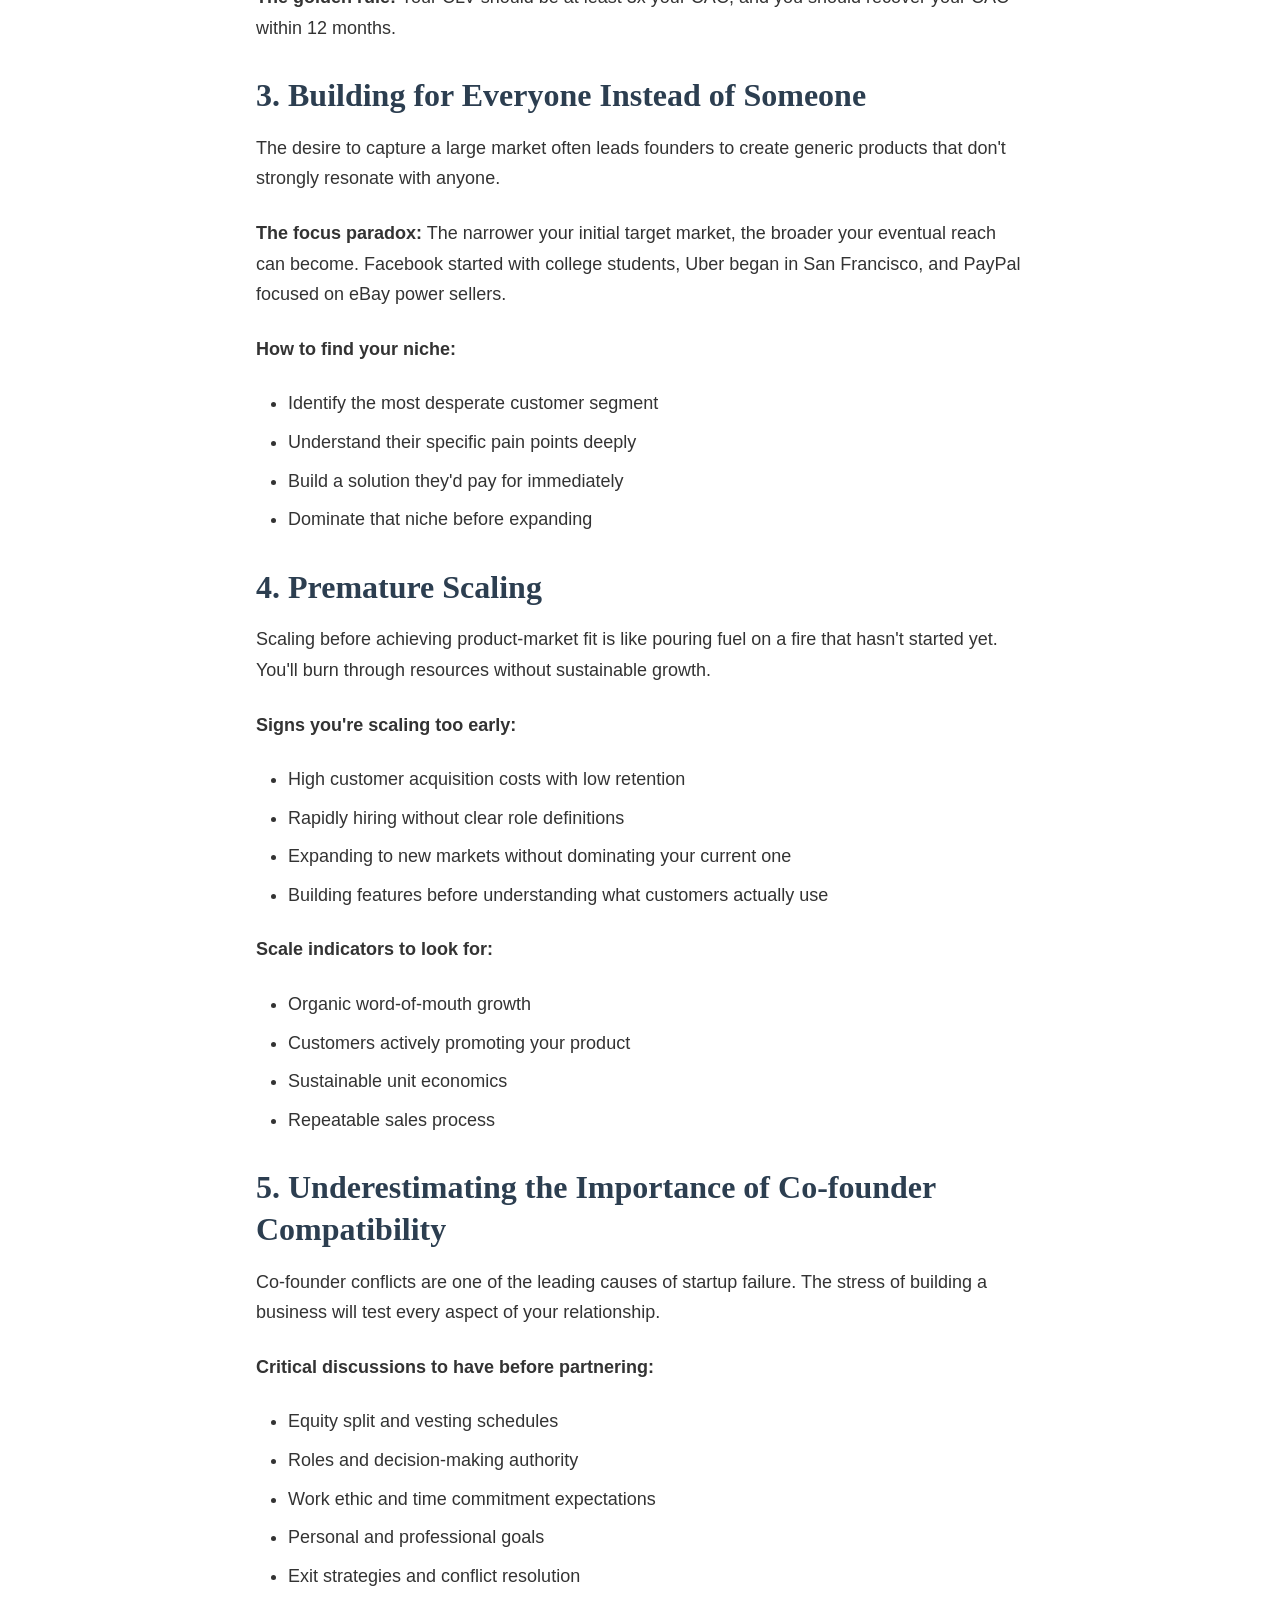
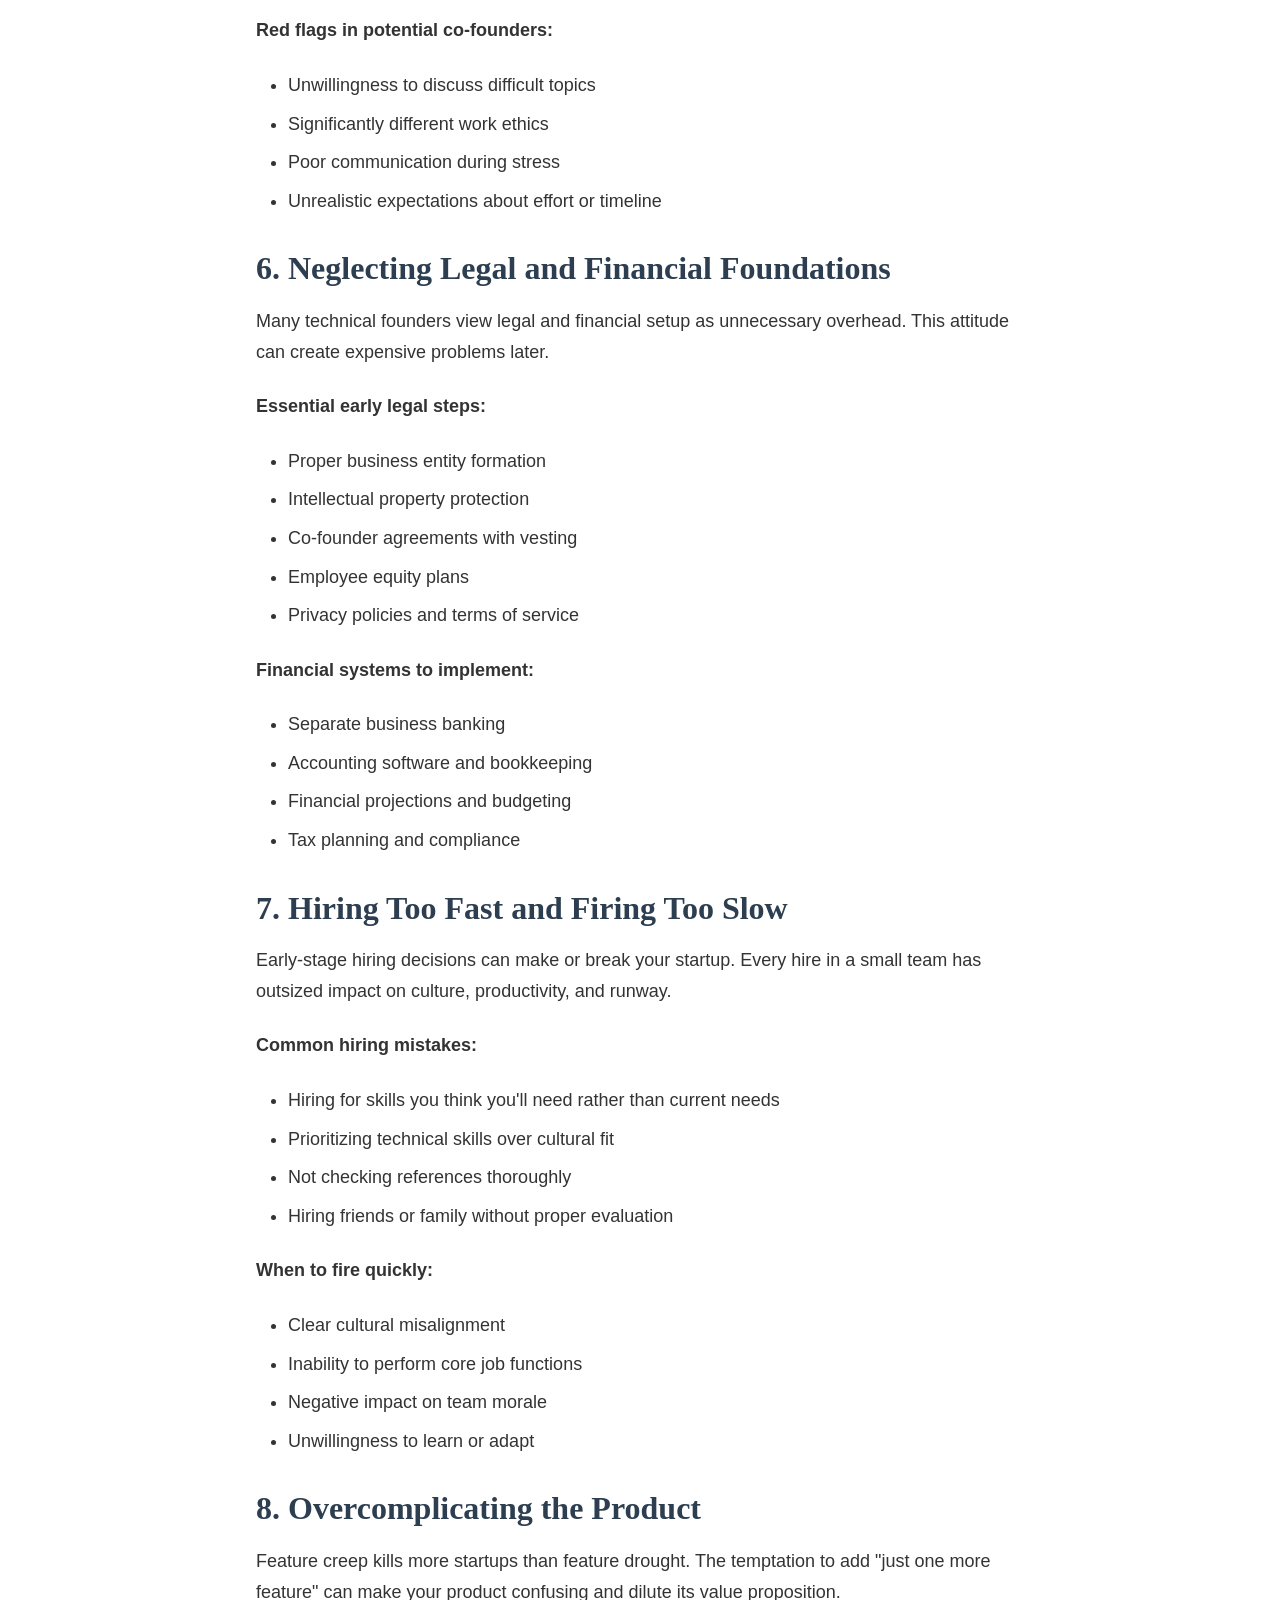
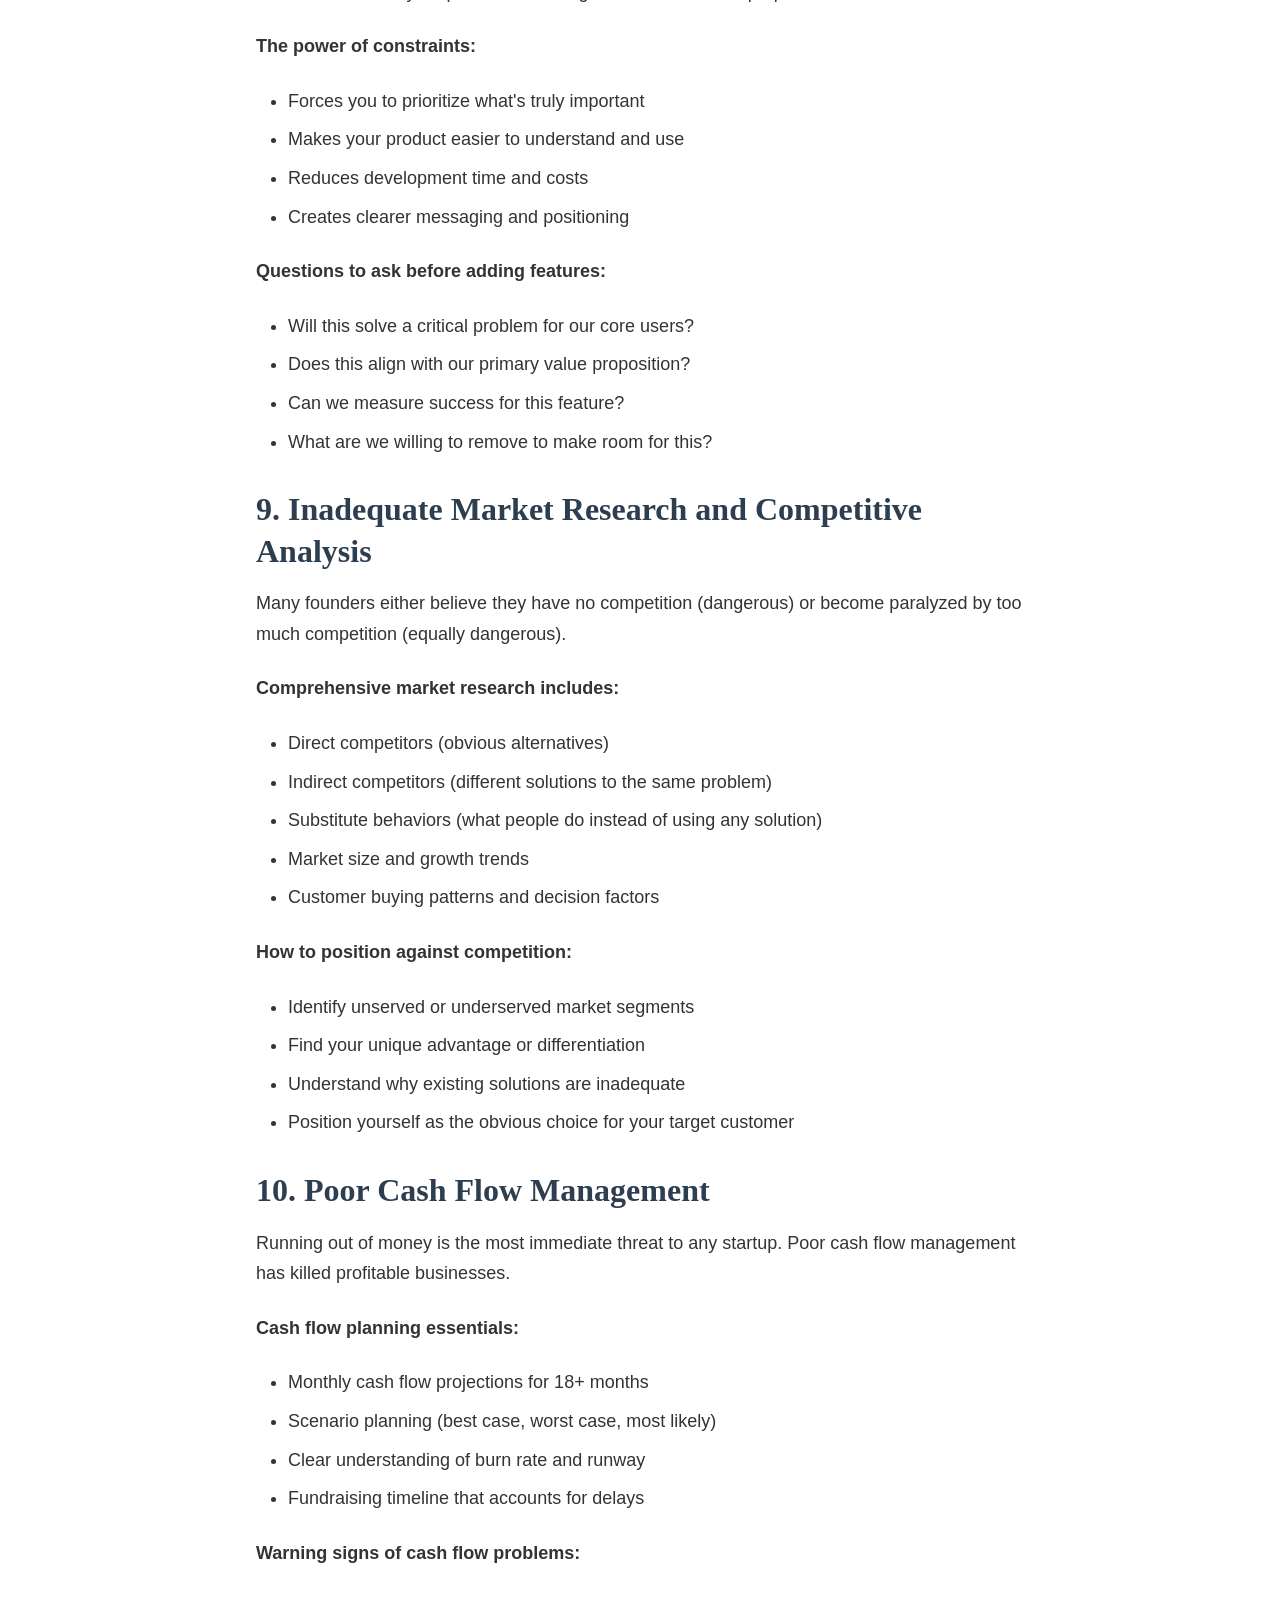
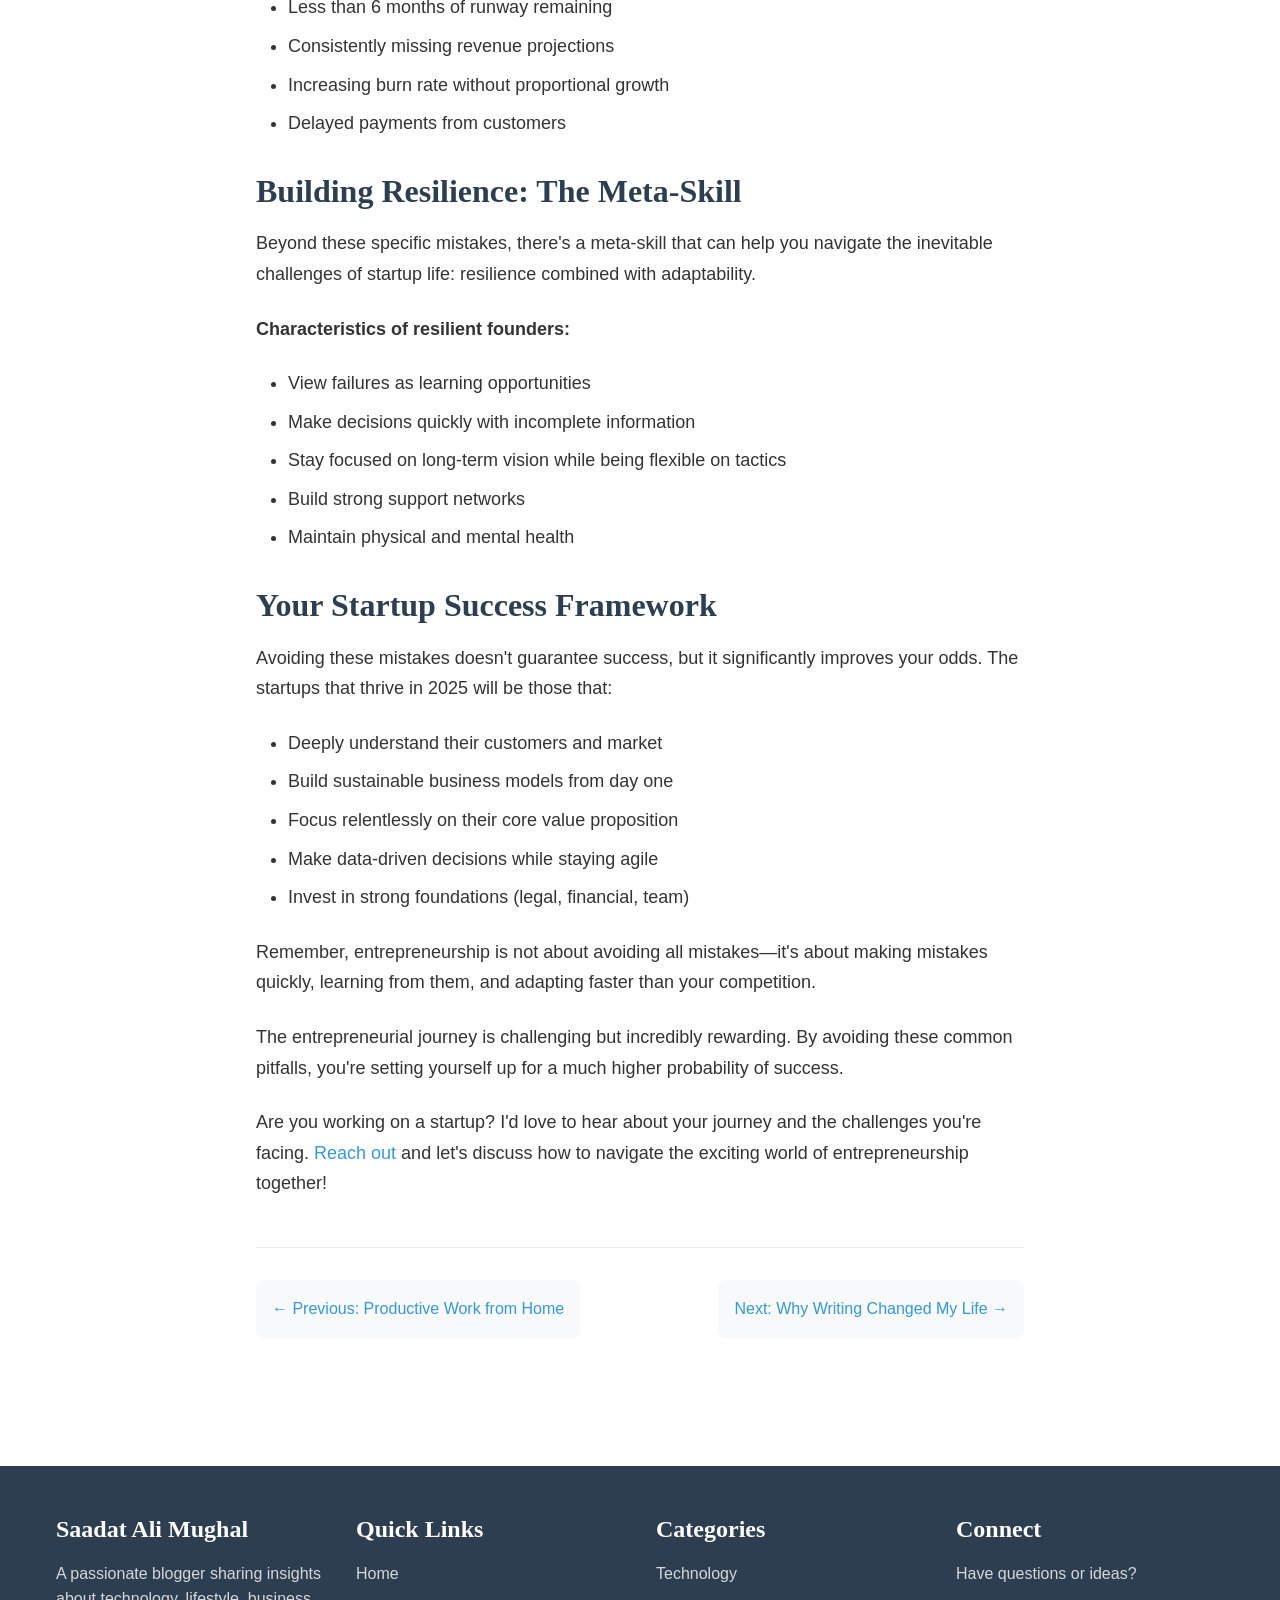
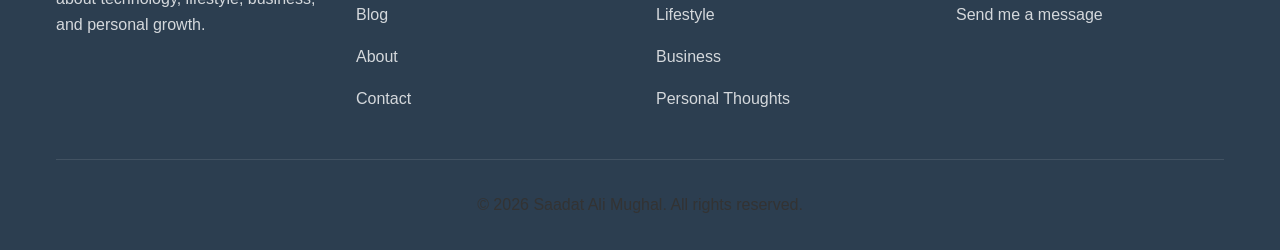
<file: posts/business-startup-mistakes.html>
<!DOCTYPE html>
<html lang="en">
<head>
    <meta charset="UTF-8">
    <meta name="viewport" content="width=device-width, initial-scale=1.0">
    <meta name="description" content="Learn from common entrepreneurial pitfalls and set your startup on the path to success. Avoid these 10 critical mistakes that sink new businesses in 2025.">
    <meta name="keywords" content="startup mistakes, entrepreneurship, business advice, startup tips, business failure, entrepreneurial success">
    <meta name="author" content="Saadat Ali Mughal">
    
    <!-- Open Graph Meta Tags -->
    <meta property="og:title" content="Top 10 Startup Mistakes to Avoid in 2025">
    <meta property="og:description" content="Learn from common entrepreneurial pitfalls and set your startup on the path to success with these crucial insights.">
    <meta property="og:type" content="article">
    <meta property="og:article:author" content="Saadat Ali Mughal">
    <meta property="og:article:published_time" content="2025-01-10">
    <meta property="og:article:section" content="Business">
    
    <title>Top 10 Startup Mistakes to Avoid in 2025 - Saadat Ali Mughal</title>
    <link rel="stylesheet" href="../css/style.css">
</head>
<body>
    <!-- Header -->
    <header class="header">
        <div class="container">
            <nav class="nav">
                <a href="../index.html" class="logo">Saadat Ali Mughal</a>
                
                <!-- Mobile menu toggle -->
                <button class="nav-toggle" aria-label="Toggle mobile menu">
                    <span></span>
                    <span></span>
                    <span></span>
                </button>
                
                <!-- Navigation menu -->
                <ul class="nav-menu">
                    <li><a href="../index.html" class="nav-link">Home</a></li>
                    <li><a href="../blog.html" class="nav-link">Blog</a></li>
                    <li><a href="../about.html" class="nav-link">About</a></li>
                    <li><a href="../contact.html" class="nav-link">Contact</a></li>
                </ul>
            </nav>
        </div>
    </header>

    <!-- Main Content -->
    <main id="main" class="main">
        <div class="container-sm">
            <!-- Post Header -->
            <header class="post-header">
                <div class="card-meta">Business • January 10, 2025 • 12 min read</div>
                <h1 class="post-title">Top 10 Startup Mistakes to Avoid in 2025</h1>
                <div class="post-meta">
                    By <strong>Saadat Ali Mughal</strong> | Published on January 10, 2025
                </div>
            </header>

            <!-- Post Content -->
            <article class="post-content">
                <p>Starting a business in 2025 comes with unique opportunities and challenges. While technology has made it easier than ever to launch a startup, the competition is fiercer, and the margin for error seems smaller.</p>

                <p>Having observed hundreds of startups over the years—some that soared to incredible heights and others that crashed despite having brilliant ideas—I've identified patterns in what separates success from failure. Today, I want to share the most critical mistakes that can sink your startup before it ever gets off the ground.</p>

                <h2>1. Falling in Love with Your Solution Instead of the Problem</h2>

                <p>This is perhaps the most dangerous mistake entrepreneurs make. You build something you think is amazing, but you never validate whether anyone actually needs it.</p>

                <p><strong>Why this happens:</strong></p>
                <ul>
                    <li>You assume your personal pain point is universal</li>
                    <li>You get excited about the technology or features</li>
                    <li>You avoid talking to potential customers</li>
                </ul>

                <p><strong>How to avoid it:</strong></p>
                <ul>
                    <li>Talk to 100+ potential customers before building anything</li>
                    <li>Focus on the problem first, solution second</li>
                    <li>Be willing to pivot when you discover the real problem</li>
                </ul>

                <h2>2. Ignoring Unit Economics from Day One</h2>

                <p>Many founders focus so much on growth that they ignore whether their business model actually makes money. Unit economics—the revenue and costs associated with acquiring and serving each customer—must be positive for long-term success.</p>

                <p><strong>Key metrics to track:</strong></p>
                <ul>
                    <li>Customer Acquisition Cost (CAC)</li>
                    <li>Customer Lifetime Value (CLV)</li>
                    <li>Monthly/Annual Recurring Revenue per customer</li>
                    <li>Gross margin per unit sold</li>
                </ul>

                <p><strong>The golden rule:</strong> Your CLV should be at least 3x your CAC, and you should recover your CAC within 12 months.</p>

                <h2>3. Building for Everyone Instead of Someone</h2>

                <p>The desire to capture a large market often leads founders to create generic products that don't strongly resonate with anyone.</p>

                <p><strong>The focus paradox:</strong> The narrower your initial target market, the broader your eventual reach can become. Facebook started with college students, Uber began in San Francisco, and PayPal focused on eBay power sellers.</p>

                <p><strong>How to find your niche:</strong></p>
                <ul>
                    <li>Identify the most desperate customer segment</li>
                    <li>Understand their specific pain points deeply</li>
                    <li>Build a solution they'd pay for immediately</li>
                    <li>Dominate that niche before expanding</li>
                </ul>

                <h2>4. Premature Scaling</h2>

                <p>Scaling before achieving product-market fit is like pouring fuel on a fire that hasn't started yet. You'll burn through resources without sustainable growth.</p>

                <p><strong>Signs you're scaling too early:</strong></p>
                <ul>
                    <li>High customer acquisition costs with low retention</li>
                    <li>Rapidly hiring without clear role definitions</li>
                    <li>Expanding to new markets without dominating your current one</li>
                    <li>Building features before understanding what customers actually use</li>
                </ul>

                <p><strong>Scale indicators to look for:</strong></p>
                <ul>
                    <li>Organic word-of-mouth growth</li>
                    <li>Customers actively promoting your product</li>
                    <li>Sustainable unit economics</li>
                    <li>Repeatable sales process</li>
                </ul>

                <h2>5. Underestimating the Importance of Co-founder Compatibility</h2>

                <p>Co-founder conflicts are one of the leading causes of startup failure. The stress of building a business will test every aspect of your relationship.</p>

                <p><strong>Critical discussions to have before partnering:</strong></p>
                <ul>
                    <li>Equity split and vesting schedules</li>
                    <li>Roles and decision-making authority</li>
                    <li>Work ethic and time commitment expectations</li>
                    <li>Personal and professional goals</li>
                    <li>Exit strategies and conflict resolution</li>
                </ul>

                <p><strong>Red flags in potential co-founders:</strong></p>
                <ul>
                    <li>Unwillingness to discuss difficult topics</li>
                    <li>Significantly different work ethics</li>
                    <li>Poor communication during stress</li>
                    <li>Unrealistic expectations about effort or timeline</li>
                </ul>

                <h2>6. Neglecting Legal and Financial Foundations</h2>

                <p>Many technical founders view legal and financial setup as unnecessary overhead. This attitude can create expensive problems later.</p>

                <p><strong>Essential early legal steps:</strong></p>
                <ul>
                    <li>Proper business entity formation</li>
                    <li>Intellectual property protection</li>
                    <li>Co-founder agreements with vesting</li>
                    <li>Employee equity plans</li>
                    <li>Privacy policies and terms of service</li>
                </ul>

                <p><strong>Financial systems to implement:</strong></p>
                <ul>
                    <li>Separate business banking</li>
                    <li>Accounting software and bookkeeping</li>
                    <li>Financial projections and budgeting</li>
                    <li>Tax planning and compliance</li>
                </ul>

                <h2>7. Hiring Too Fast and Firing Too Slow</h2>

                <p>Early-stage hiring decisions can make or break your startup. Every hire in a small team has outsized impact on culture, productivity, and runway.</p>

                <p><strong>Common hiring mistakes:</strong></p>
                <ul>
                    <li>Hiring for skills you think you'll need rather than current needs</li>
                    <li>Prioritizing technical skills over cultural fit</li>
                    <li>Not checking references thoroughly</li>
                    <li>Hiring friends or family without proper evaluation</li>
                </ul>

                <p><strong>When to fire quickly:</strong></p>
                <ul>
                    <li>Clear cultural misalignment</li>
                    <li>Inability to perform core job functions</li>
                    <li>Negative impact on team morale</li>
                    <li>Unwillingness to learn or adapt</li>
                </ul>

                <h2>8. Overcomplicating the Product</h2>

                <p>Feature creep kills more startups than feature drought. The temptation to add "just one more feature" can make your product confusing and dilute its value proposition.</p>

                <p><strong>The power of constraints:</strong></p>
                <ul>
                    <li>Forces you to prioritize what's truly important</li>
                    <li>Makes your product easier to understand and use</li>
                    <li>Reduces development time and costs</li>
                    <li>Creates clearer messaging and positioning</li>
                </ul>

                <p><strong>Questions to ask before adding features:</strong></p>
                <ul>
                    <li>Will this solve a critical problem for our core users?</li>
                    <li>Does this align with our primary value proposition?</li>
                    <li>Can we measure success for this feature?</li>
                    <li>What are we willing to remove to make room for this?</li>
                </ul>

                <h2>9. Inadequate Market Research and Competitive Analysis</h2>

                <p>Many founders either believe they have no competition (dangerous) or become paralyzed by too much competition (equally dangerous).</p>

                <p><strong>Comprehensive market research includes:</strong></p>
                <ul>
                    <li>Direct competitors (obvious alternatives)</li>
                    <li>Indirect competitors (different solutions to the same problem)</li>
                    <li>Substitute behaviors (what people do instead of using any solution)</li>
                    <li>Market size and growth trends</li>
                    <li>Customer buying patterns and decision factors</li>
                </ul>

                <p><strong>How to position against competition:</strong></p>
                <ul>
                    <li>Identify unserved or underserved market segments</li>
                    <li>Find your unique advantage or differentiation</li>
                    <li>Understand why existing solutions are inadequate</li>
                    <li>Position yourself as the obvious choice for your target customer</li>
                </ul>

                <h2>10. Poor Cash Flow Management</h2>

                <p>Running out of money is the most immediate threat to any startup. Poor cash flow management has killed profitable businesses.</p>

                <p><strong>Cash flow planning essentials:</strong></p>
                <ul>
                    <li>Monthly cash flow projections for 18+ months</li>
                    <li>Scenario planning (best case, worst case, most likely)</li>
                    <li>Clear understanding of burn rate and runway</li>
                    <li>Fundraising timeline that accounts for delays</li>
                </ul>

                <p><strong>Warning signs of cash flow problems:</strong></p>
                <ul>
                    <li>Less than 6 months of runway remaining</li>
                    <li>Consistently missing revenue projections</li>
                    <li>Increasing burn rate without proportional growth</li>
                    <li>Delayed payments from customers</li>
                </ul>

                <h2>Building Resilience: The Meta-Skill</h2>

                <p>Beyond these specific mistakes, there's a meta-skill that can help you navigate the inevitable challenges of startup life: resilience combined with adaptability.</p>

                <p><strong>Characteristics of resilient founders:</strong></p>
                <ul>
                    <li>View failures as learning opportunities</li>
                    <li>Make decisions quickly with incomplete information</li>
                    <li>Stay focused on long-term vision while being flexible on tactics</li>
                    <li>Build strong support networks</li>
                    <li>Maintain physical and mental health</li>
                </ul>

                <h2>Your Startup Success Framework</h2>

                <p>Avoiding these mistakes doesn't guarantee success, but it significantly improves your odds. The startups that thrive in 2025 will be those that:</p>

                <ul>
                    <li>Deeply understand their customers and market</li>
                    <li>Build sustainable business models from day one</li>
                    <li>Focus relentlessly on their core value proposition</li>
                    <li>Make data-driven decisions while staying agile</li>
                    <li>Invest in strong foundations (legal, financial, team)</li>
                </ul>

                <p>Remember, entrepreneurship is not about avoiding all mistakes—it's about making mistakes quickly, learning from them, and adapting faster than your competition.</p>

                <p>The entrepreneurial journey is challenging but incredibly rewarding. By avoiding these common pitfalls, you're setting yourself up for a much higher probability of success.</p>

                <p>Are you working on a startup? I'd love to hear about your journey and the challenges you're facing. <a href="../contact.html">Reach out</a> and let's discuss how to navigate the exciting world of entrepreneurship together!</p>
            </article>

            <!-- Post Navigation -->
            <nav class="post-navigation">
                <a href="lifestyle-productivity.html" class="post-nav-link">
                    ← Previous: Productive Work from Home
                </a>
                <a href="thoughts-writing-daily.html" class="post-nav-link">
                    Next: Why Writing Changed My Life →
                </a>
            </nav>
        </div>
    </main>

    <!-- Footer -->
    <footer class="footer">
        <div class="container">
            <div class="footer-content">
                <div class="footer-section">
                    <h3>Saadat Ali Mughal</h3>
                    <p>A passionate blogger sharing insights about technology, lifestyle, business, and personal growth.</p>
                </div>
                
                <div class="footer-section">
                    <h3>Quick Links</h3>
                    <p><a href="../index.html">Home</a></p>
                    <p><a href="../blog.html">Blog</a></p>
                    <p><a href="../about.html">About</a></p>
                    <p><a href="../contact.html">Contact</a></p>
                </div>
                
                <div class="footer-section">
                    <h3>Categories</h3>
                    <p><a href="../blog.html#tech">Technology</a></p>
                    <p><a href="../blog.html#lifestyle">Lifestyle</a></p>
                    <p><a href="../blog.html#business">Business</a></p>
                    <p><a href="../blog.html#thoughts">Personal Thoughts</a></p>
                </div>
                
                <div class="footer-section">
                    <h3>Connect</h3>
                    <p>Have questions or ideas?</p>
                    <p><a href="../contact.html">Send me a message</a></p>
                </div>
            </div>
            
            <div class="footer-bottom">
                <p>&copy; <span id="current-year">2025</span> Saadat Ali Mughal. All rights reserved.</p>
            </div>
        </div>
    </footer>

    <script src="../js/main.js"></script>
</body>
</html>
</file>
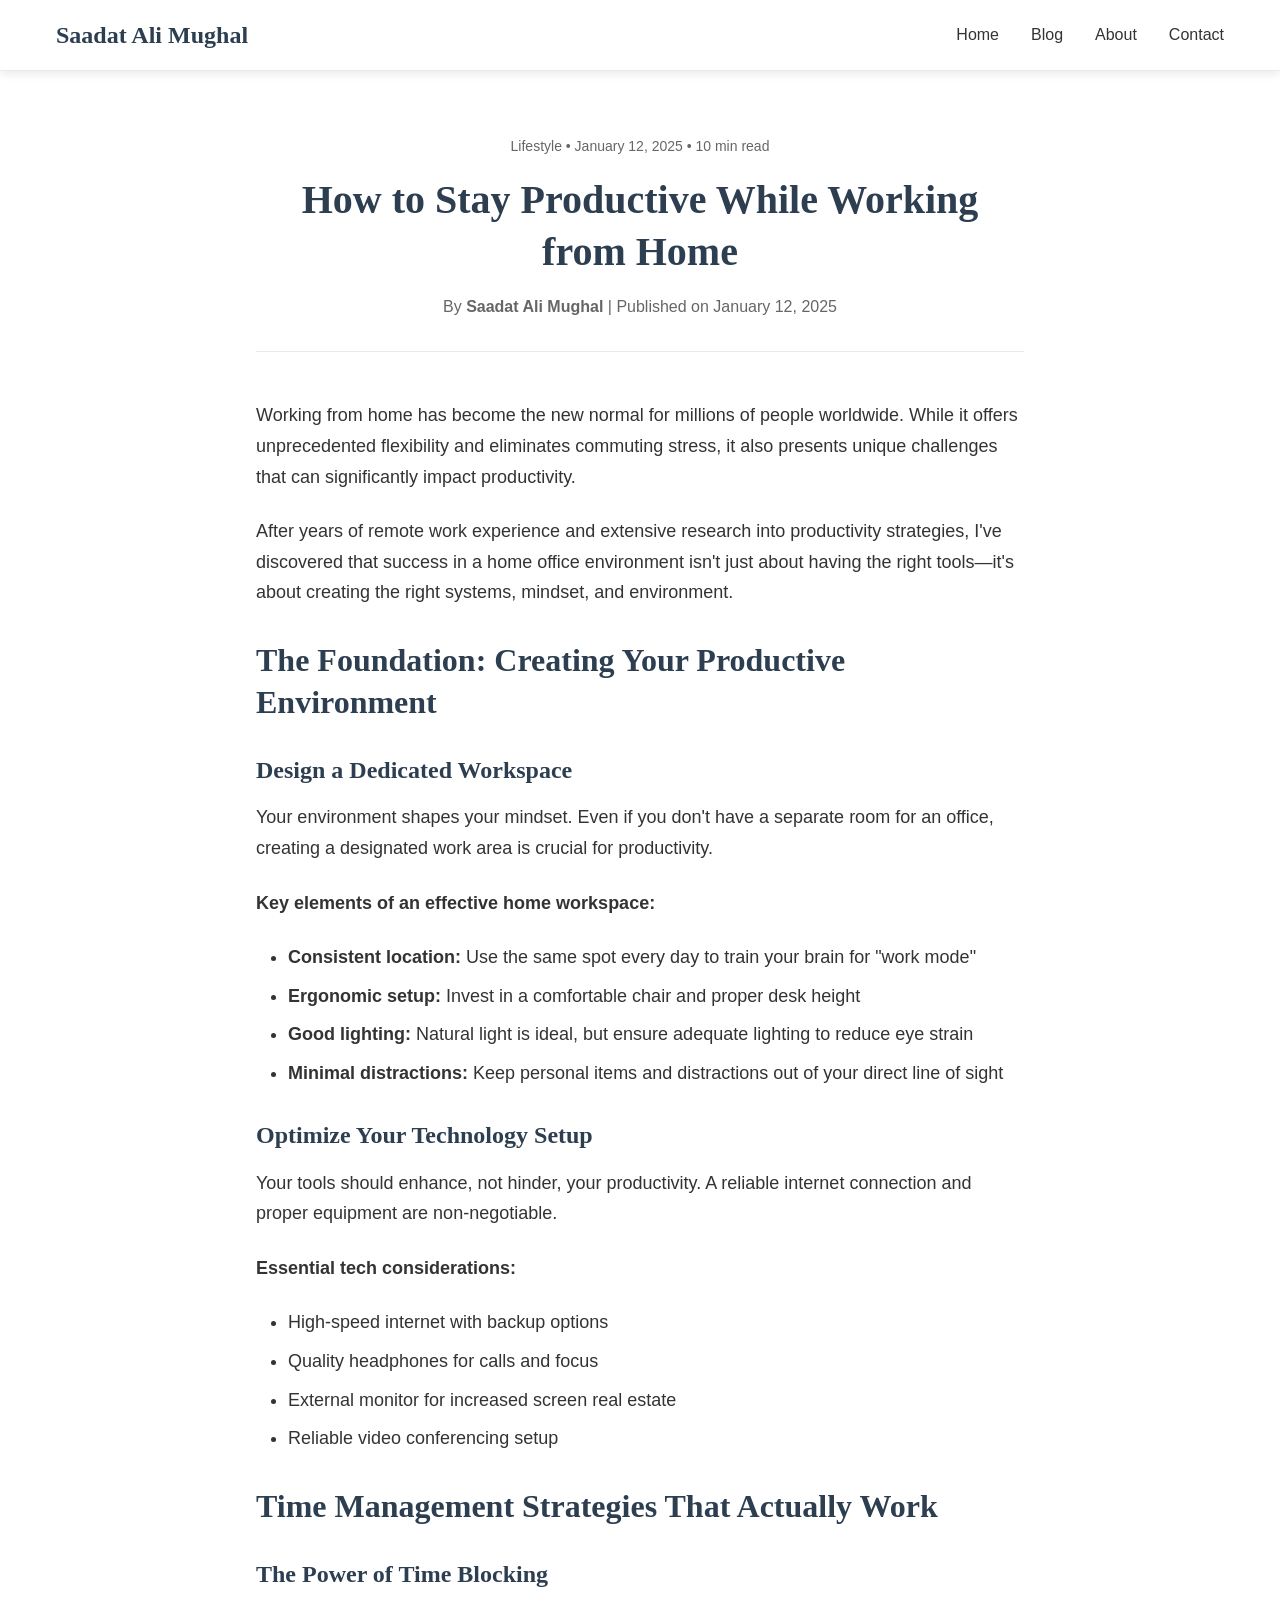
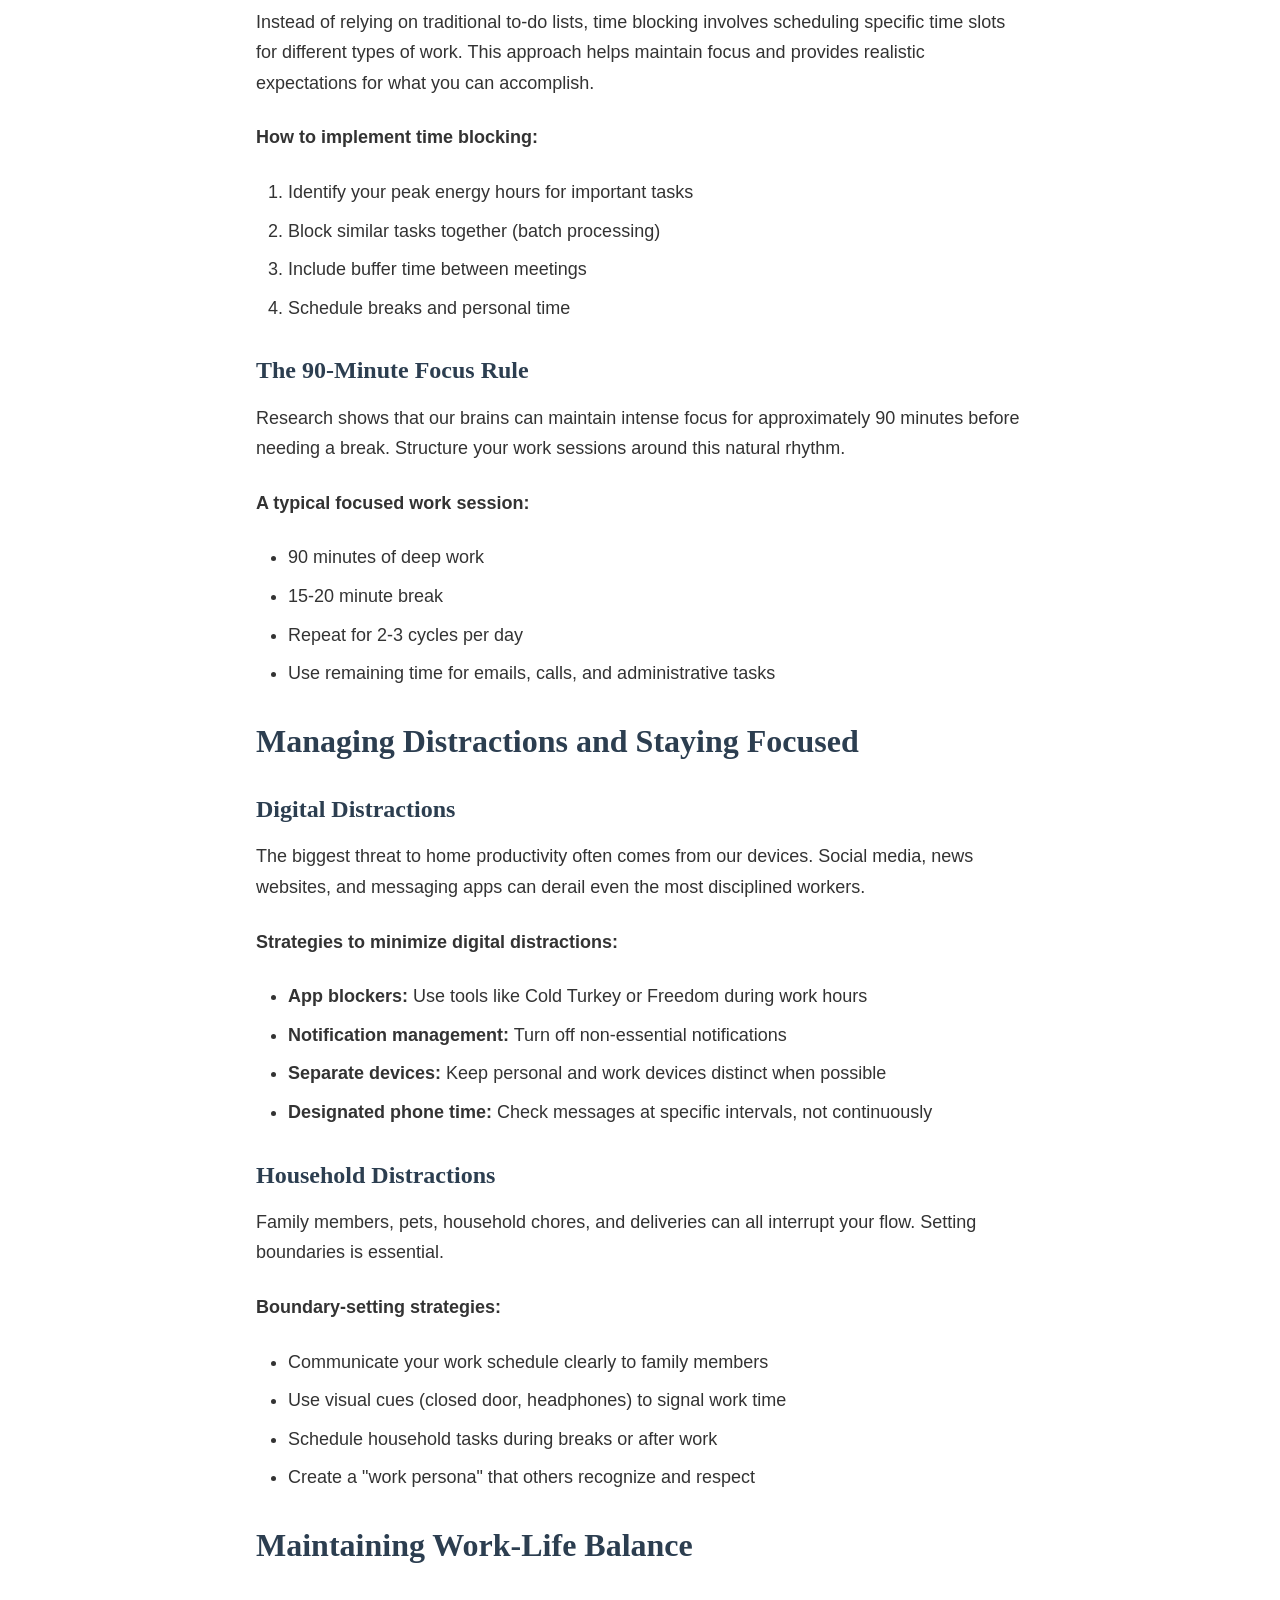
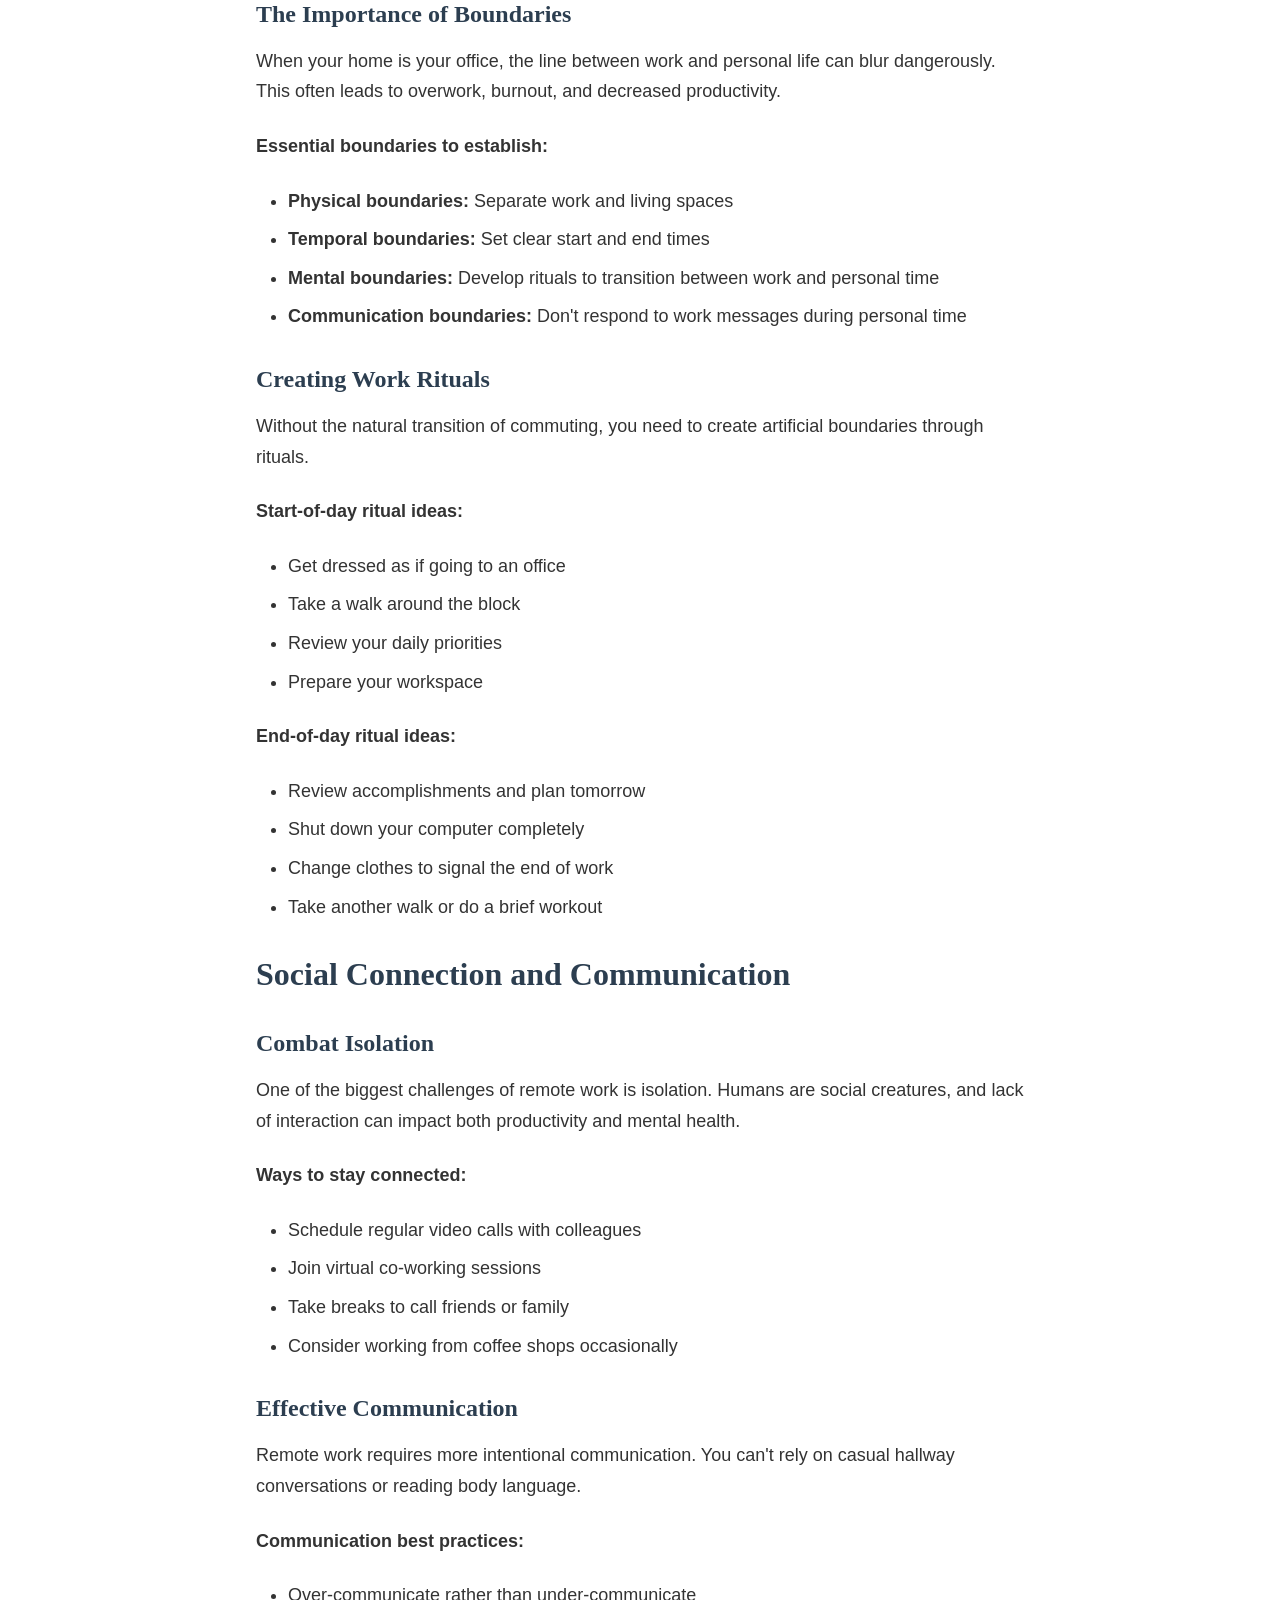
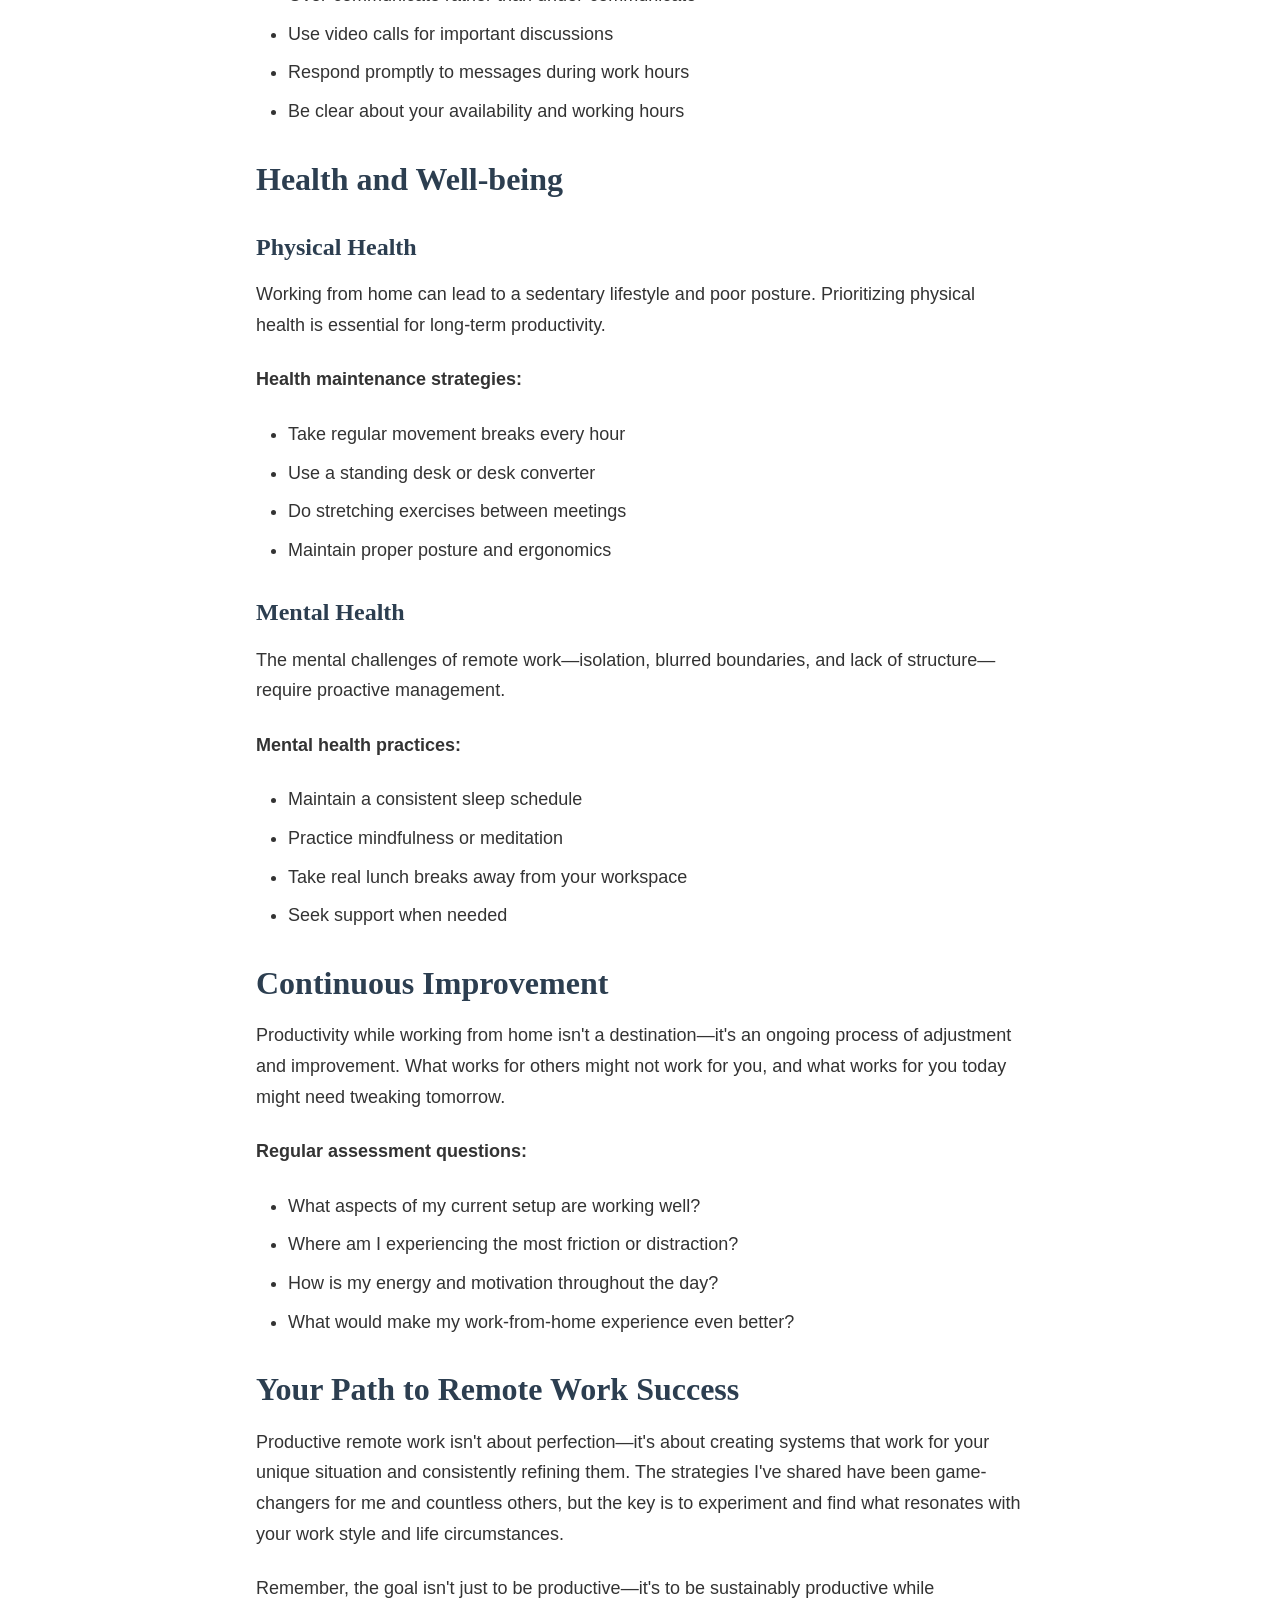
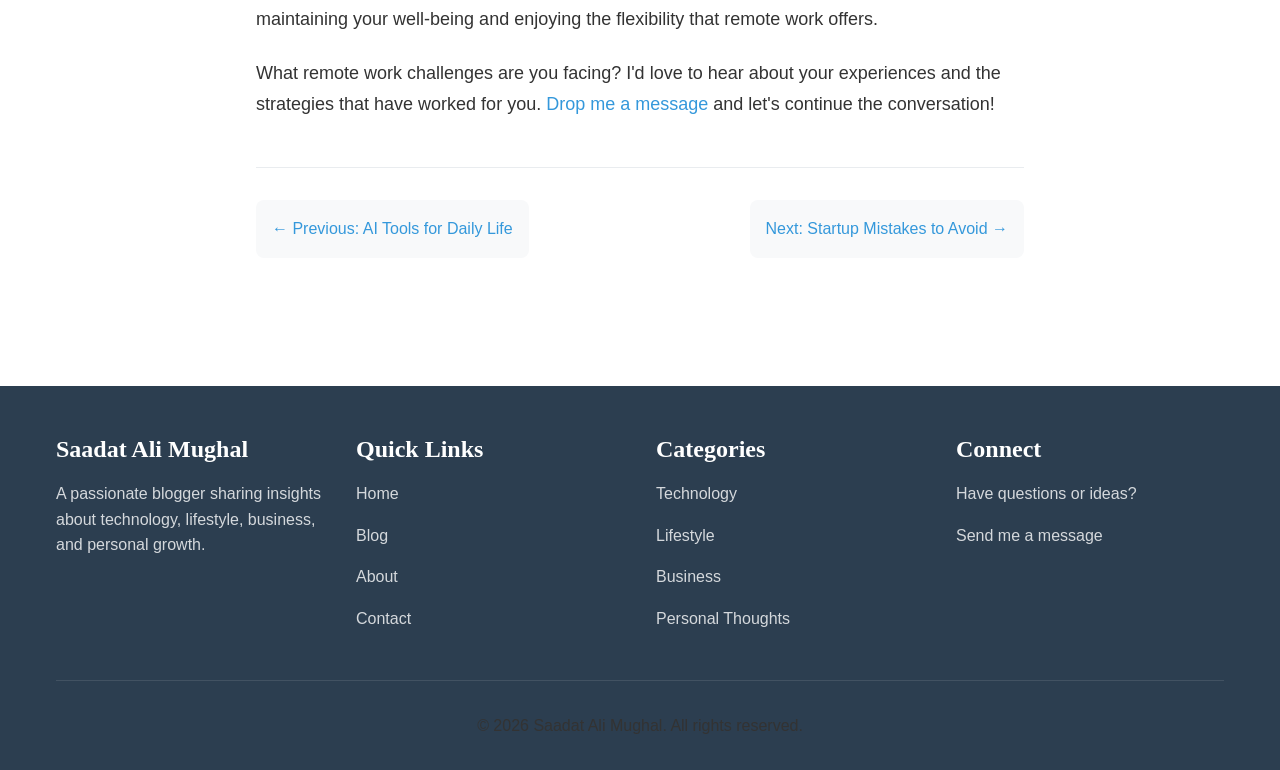
<file: posts/lifestyle-productivity.html>
<!DOCTYPE html>
<html lang="en">
<head>
    <meta charset="UTF-8">
    <meta name="viewport" content="width=device-width, initial-scale=1.0">
    <meta name="description" content="Essential tips and strategies to maintain focus, manage time effectively, and create a productive home office environment that supports your success.">
    <meta name="keywords" content="work from home, productivity, remote work, home office, time management, focus">
    <meta name="author" content="Saadat Ali Mughal">
    
    <!-- Open Graph Meta Tags -->
    <meta property="og:title" content="How to Stay Productive While Working from Home">
    <meta property="og:description" content="Essential tips and strategies to maintain focus, manage time effectively, and create a productive home office environment.">
    <meta property="og:type" content="article">
    <meta property="og:article:author" content="Saadat Ali Mughal">
    <meta property="og:article:published_time" content="2025-01-12">
    <meta property="og:article:section" content="Lifestyle">
    
    <title>How to Stay Productive While Working from Home - Saadat Ali Mughal</title>
    <link rel="stylesheet" href="../css/style.css">
</head>
<body>
    <!-- Header -->
    <header class="header">
        <div class="container">
            <nav class="nav">
                <a href="../index.html" class="logo">Saadat Ali Mughal</a>
                
                <!-- Mobile menu toggle -->
                <button class="nav-toggle" aria-label="Toggle mobile menu">
                    <span></span>
                    <span></span>
                    <span></span>
                </button>
                
                <!-- Navigation menu -->
                <ul class="nav-menu">
                    <li><a href="../index.html" class="nav-link">Home</a></li>
                    <li><a href="../blog.html" class="nav-link">Blog</a></li>
                    <li><a href="../about.html" class="nav-link">About</a></li>
                    <li><a href="../contact.html" class="nav-link">Contact</a></li>
                </ul>
            </nav>
        </div>
    </header>

    <!-- Main Content -->
    <main id="main" class="main">
        <div class="container-sm">
            <!-- Post Header -->
            <header class="post-header">
                <div class="card-meta">Lifestyle • January 12, 2025 • 10 min read</div>
                <h1 class="post-title">How to Stay Productive While Working from Home</h1>
                <div class="post-meta">
                    By <strong>Saadat Ali Mughal</strong> | Published on January 12, 2025
                </div>
            </header>

            <!-- Post Content -->
            <article class="post-content">
                <p>Working from home has become the new normal for millions of people worldwide. While it offers unprecedented flexibility and eliminates commuting stress, it also presents unique challenges that can significantly impact productivity.</p>

                <p>After years of remote work experience and extensive research into productivity strategies, I've discovered that success in a home office environment isn't just about having the right tools—it's about creating the right systems, mindset, and environment.</p>

                <h2>The Foundation: Creating Your Productive Environment</h2>

                <h3>Design a Dedicated Workspace</h3>
                <p>Your environment shapes your mindset. Even if you don't have a separate room for an office, creating a designated work area is crucial for productivity.</p>

                <p><strong>Key elements of an effective home workspace:</strong></p>
                <ul>
                    <li><strong>Consistent location:</strong> Use the same spot every day to train your brain for "work mode"</li>
                    <li><strong>Ergonomic setup:</strong> Invest in a comfortable chair and proper desk height</li>
                    <li><strong>Good lighting:</strong> Natural light is ideal, but ensure adequate lighting to reduce eye strain</li>
                    <li><strong>Minimal distractions:</strong> Keep personal items and distractions out of your direct line of sight</li>
                </ul>

                <h3>Optimize Your Technology Setup</h3>
                <p>Your tools should enhance, not hinder, your productivity. A reliable internet connection and proper equipment are non-negotiable.</p>

                <p><strong>Essential tech considerations:</strong></p>
                <ul>
                    <li>High-speed internet with backup options</li>
                    <li>Quality headphones for calls and focus</li>
                    <li>External monitor for increased screen real estate</li>
                    <li>Reliable video conferencing setup</li>
                </ul>

                <h2>Time Management Strategies That Actually Work</h2>

                <h3>The Power of Time Blocking</h3>
                <p>Instead of relying on traditional to-do lists, time blocking involves scheduling specific time slots for different types of work. This approach helps maintain focus and provides realistic expectations for what you can accomplish.</p>

                <p><strong>How to implement time blocking:</strong></p>
                <ol>
                    <li>Identify your peak energy hours for important tasks</li>
                    <li>Block similar tasks together (batch processing)</li>
                    <li>Include buffer time between meetings</li>
                    <li>Schedule breaks and personal time</li>
                </ol>

                <h3>The 90-Minute Focus Rule</h3>
                <p>Research shows that our brains can maintain intense focus for approximately 90 minutes before needing a break. Structure your work sessions around this natural rhythm.</p>

                <p><strong>A typical focused work session:</strong></p>
                <ul>
                    <li>90 minutes of deep work</li>
                    <li>15-20 minute break</li>
                    <li>Repeat for 2-3 cycles per day</li>
                    <li>Use remaining time for emails, calls, and administrative tasks</li>
                </ul>

                <h2>Managing Distractions and Staying Focused</h2>

                <h3>Digital Distractions</h3>
                <p>The biggest threat to home productivity often comes from our devices. Social media, news websites, and messaging apps can derail even the most disciplined workers.</p>

                <p><strong>Strategies to minimize digital distractions:</strong></p>
                <ul>
                    <li><strong>App blockers:</strong> Use tools like Cold Turkey or Freedom during work hours</li>
                    <li><strong>Notification management:</strong> Turn off non-essential notifications</li>
                    <li><strong>Separate devices:</strong> Keep personal and work devices distinct when possible</li>
                    <li><strong>Designated phone time:</strong> Check messages at specific intervals, not continuously</li>
                </ul>

                <h3>Household Distractions</h3>
                <p>Family members, pets, household chores, and deliveries can all interrupt your flow. Setting boundaries is essential.</p>

                <p><strong>Boundary-setting strategies:</strong></p>
                <ul>
                    <li>Communicate your work schedule clearly to family members</li>
                    <li>Use visual cues (closed door, headphones) to signal work time</li>
                    <li>Schedule household tasks during breaks or after work</li>
                    <li>Create a "work persona" that others recognize and respect</li>
                </ul>

                <h2>Maintaining Work-Life Balance</h2>

                <h3>The Importance of Boundaries</h3>
                <p>When your home is your office, the line between work and personal life can blur dangerously. This often leads to overwork, burnout, and decreased productivity.</p>

                <p><strong>Essential boundaries to establish:</strong></p>
                <ul>
                    <li><strong>Physical boundaries:</strong> Separate work and living spaces</li>
                    <li><strong>Temporal boundaries:</strong> Set clear start and end times</li>
                    <li><strong>Mental boundaries:</strong> Develop rituals to transition between work and personal time</li>
                    <li><strong>Communication boundaries:</strong> Don't respond to work messages during personal time</li>
                </ul>

                <h3>Creating Work Rituals</h3>
                <p>Without the natural transition of commuting, you need to create artificial boundaries through rituals.</p>

                <p><strong>Start-of-day ritual ideas:</strong></p>
                <ul>
                    <li>Get dressed as if going to an office</li>
                    <li>Take a walk around the block</li>
                    <li>Review your daily priorities</li>
                    <li>Prepare your workspace</li>
                </ul>

                <p><strong>End-of-day ritual ideas:</strong></p>
                <ul>
                    <li>Review accomplishments and plan tomorrow</li>
                    <li>Shut down your computer completely</li>
                    <li>Change clothes to signal the end of work</li>
                    <li>Take another walk or do a brief workout</li>
                </ul>

                <h2>Social Connection and Communication</h2>

                <h3>Combat Isolation</h3>
                <p>One of the biggest challenges of remote work is isolation. Humans are social creatures, and lack of interaction can impact both productivity and mental health.</p>

                <p><strong>Ways to stay connected:</strong></p>
                <ul>
                    <li>Schedule regular video calls with colleagues</li>
                    <li>Join virtual co-working sessions</li>
                    <li>Take breaks to call friends or family</li>
                    <li>Consider working from coffee shops occasionally</li>
                </ul>

                <h3>Effective Communication</h3>
                <p>Remote work requires more intentional communication. You can't rely on casual hallway conversations or reading body language.</p>

                <p><strong>Communication best practices:</strong></p>
                <ul>
                    <li>Over-communicate rather than under-communicate</li>
                    <li>Use video calls for important discussions</li>
                    <li>Respond promptly to messages during work hours</li>
                    <li>Be clear about your availability and working hours</li>
                </ul>

                <h2>Health and Well-being</h2>

                <h3>Physical Health</h3>
                <p>Working from home can lead to a sedentary lifestyle and poor posture. Prioritizing physical health is essential for long-term productivity.</p>

                <p><strong>Health maintenance strategies:</strong></p>
                <ul>
                    <li>Take regular movement breaks every hour</li>
                    <li>Use a standing desk or desk converter</li>
                    <li>Do stretching exercises between meetings</li>
                    <li>Maintain proper posture and ergonomics</li>
                </ul>

                <h3>Mental Health</h3>
                <p>The mental challenges of remote work—isolation, blurred boundaries, and lack of structure—require proactive management.</p>

                <p><strong>Mental health practices:</strong></p>
                <ul>
                    <li>Maintain a consistent sleep schedule</li>
                    <li>Practice mindfulness or meditation</li>
                    <li>Take real lunch breaks away from your workspace</li>
                    <li>Seek support when needed</li>
                </ul>

                <h2>Continuous Improvement</h2>

                <p>Productivity while working from home isn't a destination—it's an ongoing process of adjustment and improvement. What works for others might not work for you, and what works for you today might need tweaking tomorrow.</p>

                <p><strong>Regular assessment questions:</strong></p>
                <ul>
                    <li>What aspects of my current setup are working well?</li>
                    <li>Where am I experiencing the most friction or distraction?</li>
                    <li>How is my energy and motivation throughout the day?</li>
                    <li>What would make my work-from-home experience even better?</li>
                </ul>

                <h2>Your Path to Remote Work Success</h2>

                <p>Productive remote work isn't about perfection—it's about creating systems that work for your unique situation and consistently refining them. The strategies I've shared have been game-changers for me and countless others, but the key is to experiment and find what resonates with your work style and life circumstances.</p>

                <p>Remember, the goal isn't just to be productive—it's to be sustainably productive while maintaining your well-being and enjoying the flexibility that remote work offers.</p>

                <p>What remote work challenges are you facing? I'd love to hear about your experiences and the strategies that have worked for you. <a href="../contact.html">Drop me a message</a> and let's continue the conversation!</p>
            </article>

            <!-- Post Navigation -->
            <nav class="post-navigation">
                <a href="tech-ai-tools.html" class="post-nav-link">
                    ← Previous: AI Tools for Daily Life
                </a>
                <a href="business-startup-mistakes.html" class="post-nav-link">
                    Next: Startup Mistakes to Avoid →
                </a>
            </nav>
        </div>
    </main>

    <!-- Footer -->
    <footer class="footer">
        <div class="container">
            <div class="footer-content">
                <div class="footer-section">
                    <h3>Saadat Ali Mughal</h3>
                    <p>A passionate blogger sharing insights about technology, lifestyle, business, and personal growth.</p>
                </div>
                
                <div class="footer-section">
                    <h3>Quick Links</h3>
                    <p><a href="../index.html">Home</a></p>
                    <p><a href="../blog.html">Blog</a></p>
                    <p><a href="../about.html">About</a></p>
                    <p><a href="../contact.html">Contact</a></p>
                </div>
                
                <div class="footer-section">
                    <h3>Categories</h3>
                    <p><a href="../blog.html#tech">Technology</a></p>
                    <p><a href="../blog.html#lifestyle">Lifestyle</a></p>
                    <p><a href="../blog.html#business">Business</a></p>
                    <p><a href="../blog.html#thoughts">Personal Thoughts</a></p>
                </div>
                
                <div class="footer-section">
                    <h3>Connect</h3>
                    <p>Have questions or ideas?</p>
                    <p><a href="../contact.html">Send me a message</a></p>
                </div>
            </div>
            
            <div class="footer-bottom">
                <p>&copy; <span id="current-year">2025</span> Saadat Ali Mughal. All rights reserved.</p>
            </div>
        </div>
    </footer>

    <script src="../js/main.js"></script>
</body>
</html>
</file>
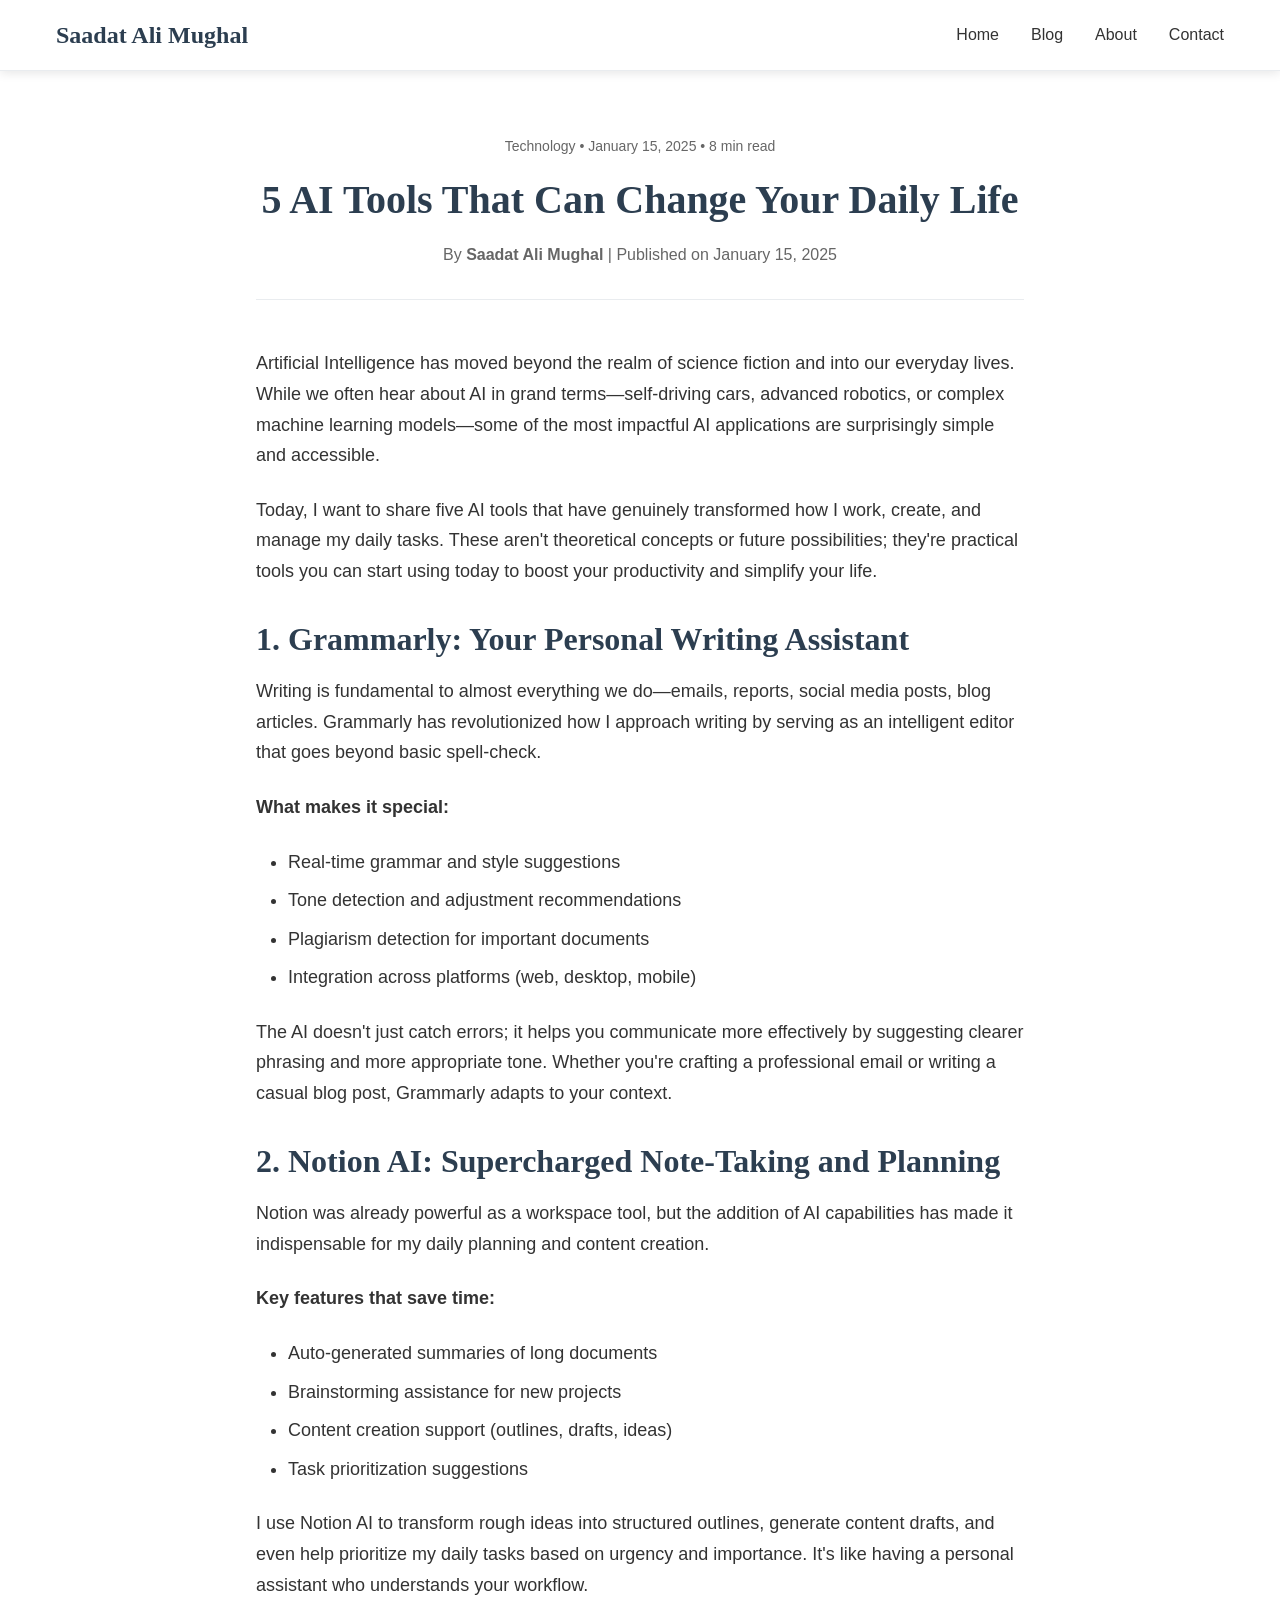
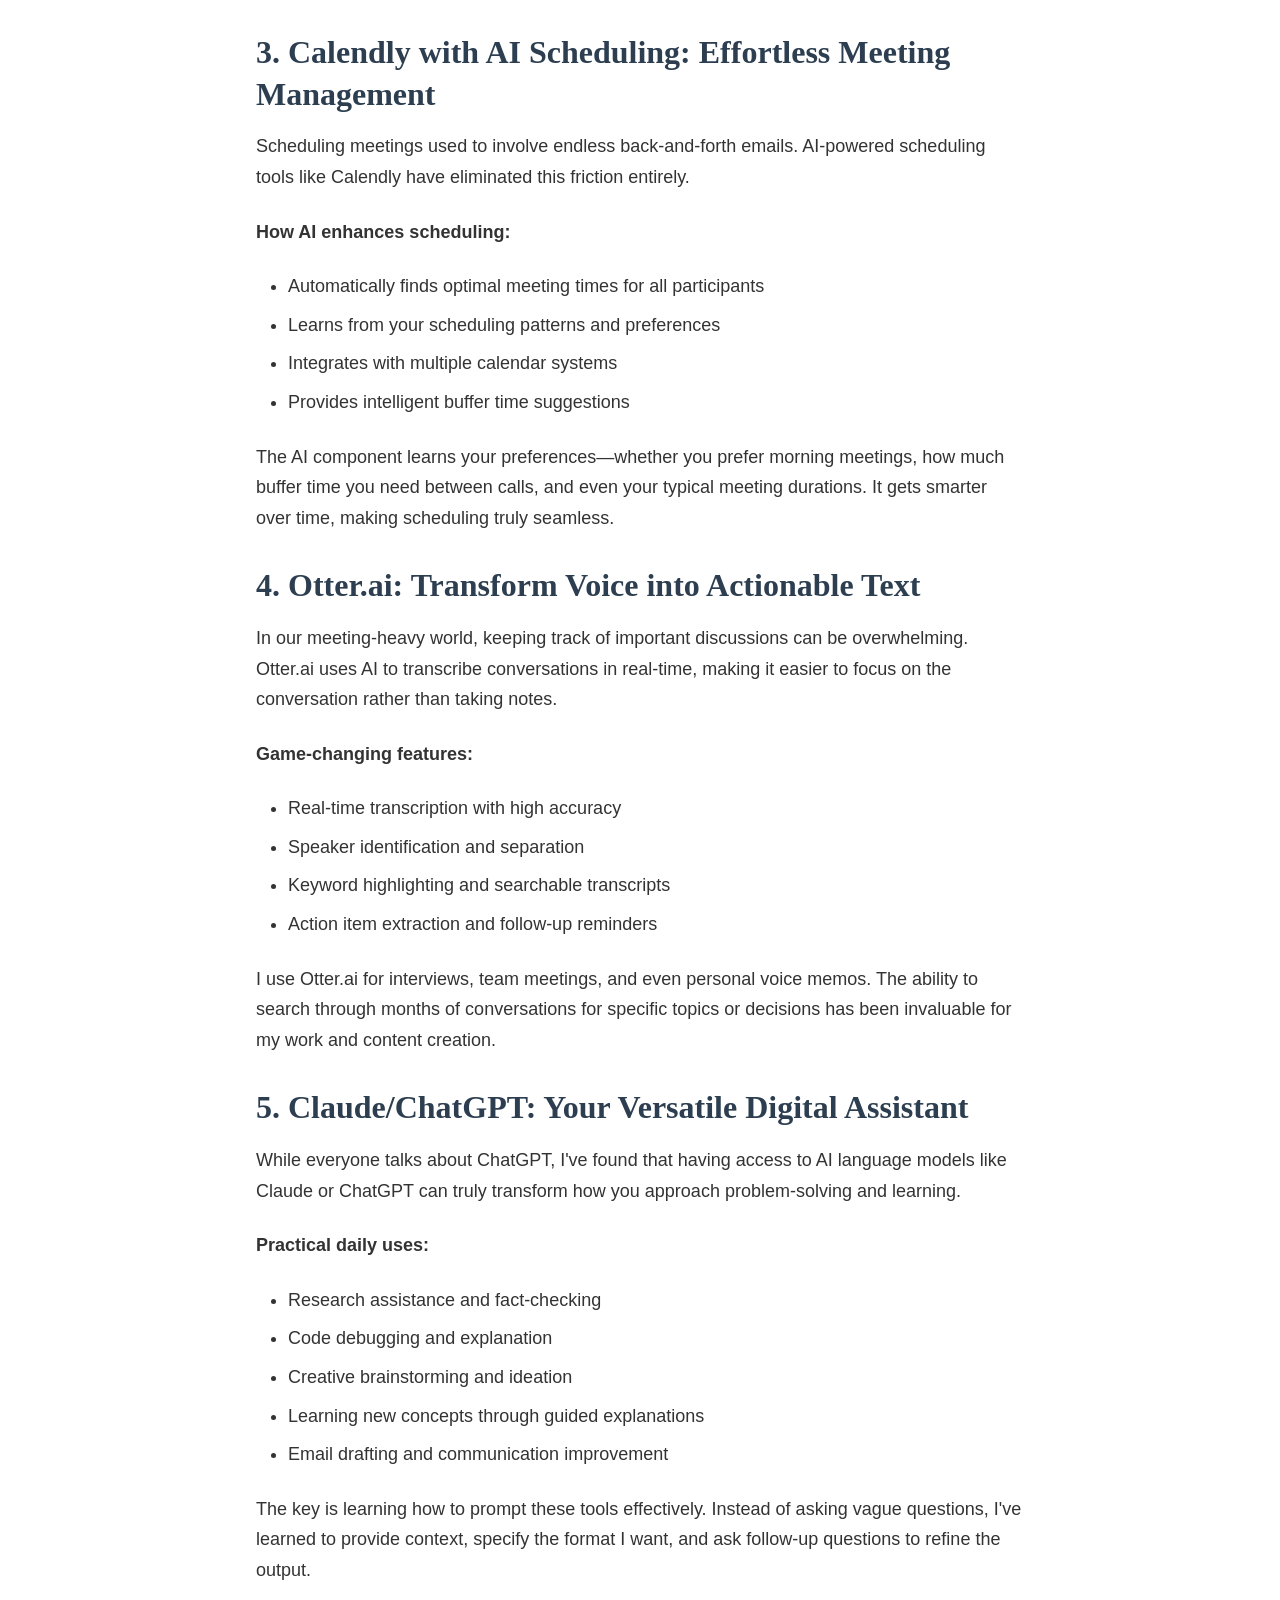
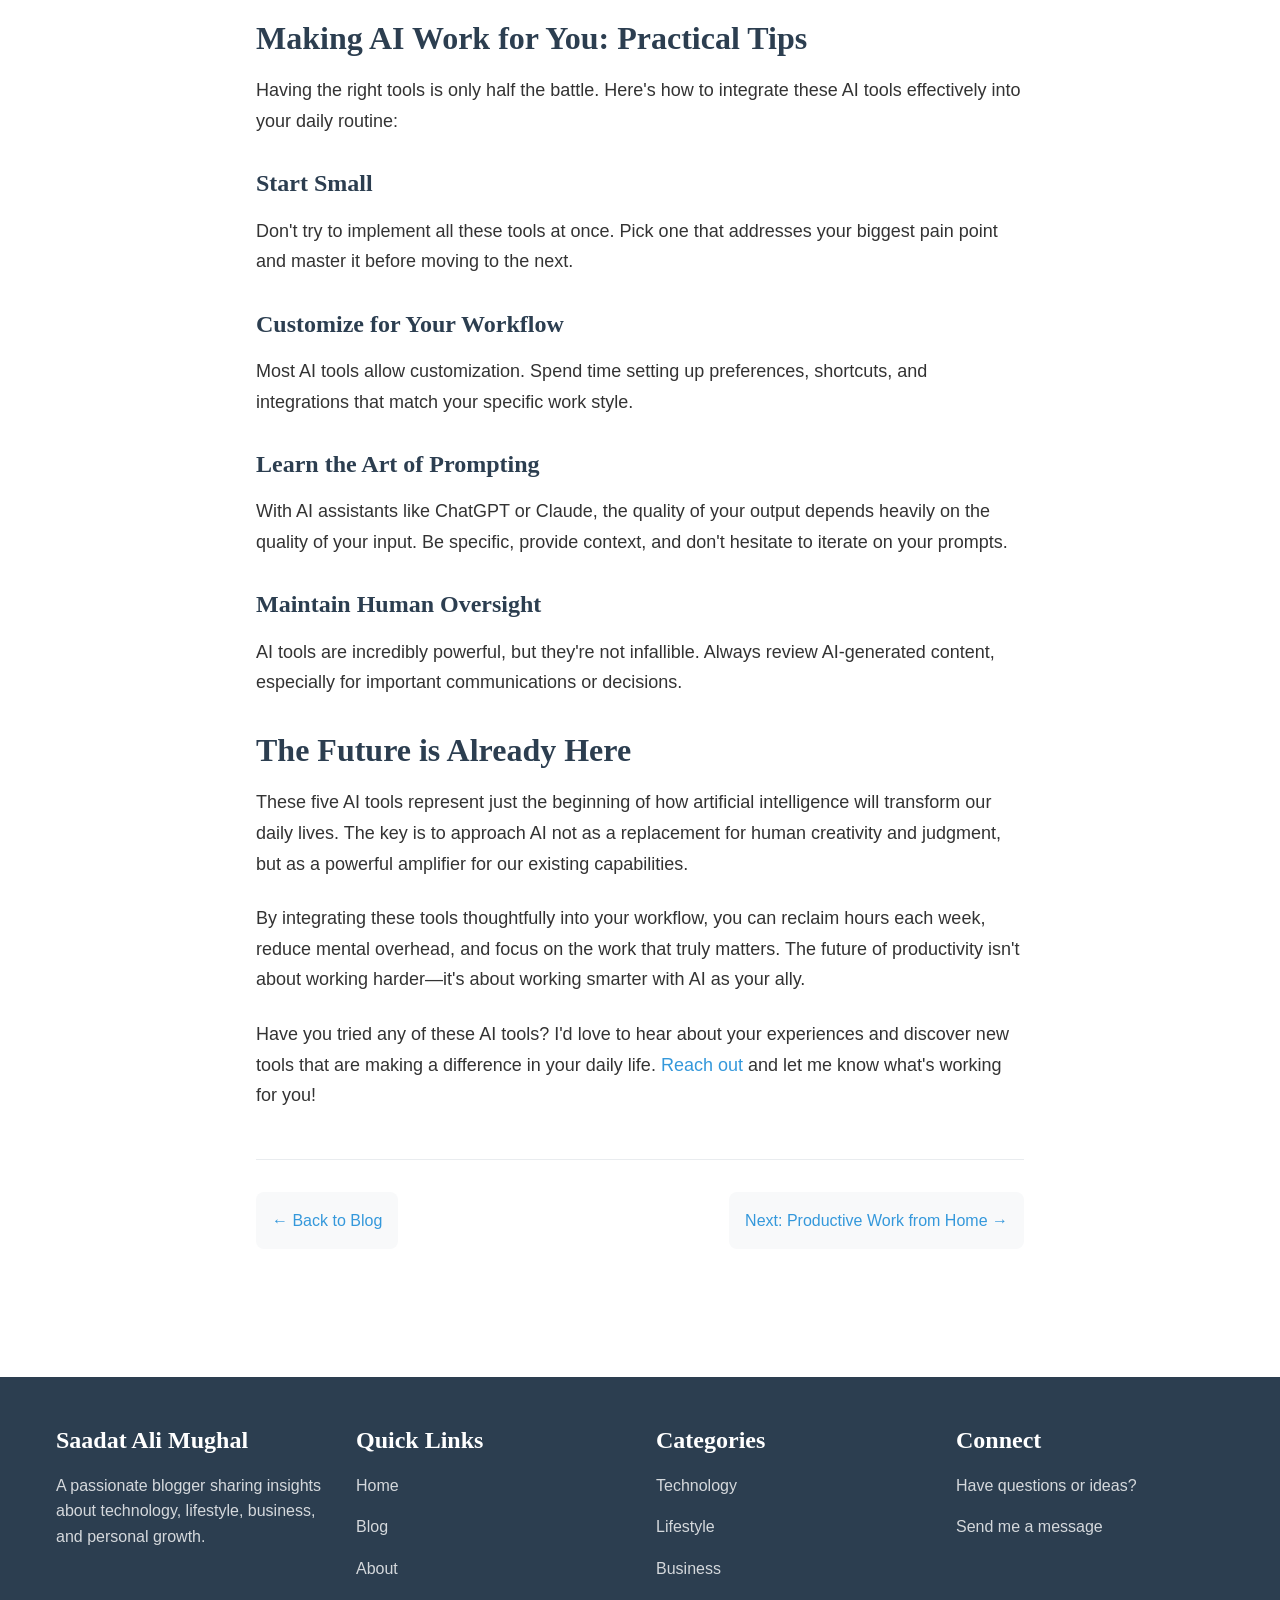
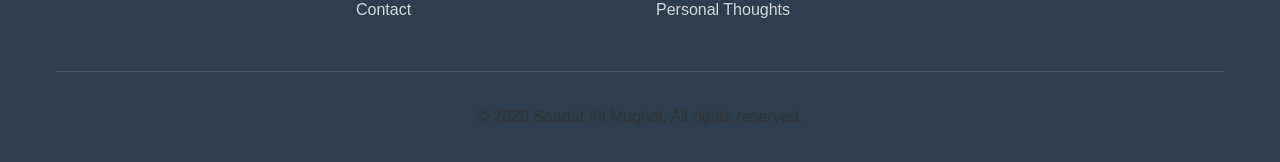
<file: posts/tech-ai-tools.html>
<!DOCTYPE html>
<html lang="en">
<head>
    <meta charset="UTF-8">
    <meta name="viewport" content="width=device-width, initial-scale=1.0">
    <meta name="description" content="Discover 5 practical AI tools that can boost your productivity and simplify everyday tasks. From writing assistance to smart scheduling - transform your daily workflow.">
    <meta name="keywords" content="AI tools, artificial intelligence, productivity, automation, daily life, technology">
    <meta name="author" content="Saadat Ali Mughal">
    
    <!-- Open Graph Meta Tags -->
    <meta property="og:title" content="5 AI Tools That Can Change Your Daily Life">
    <meta property="og:description" content="Discover the most practical AI tools that can boost your productivity and simplify your everyday tasks.">
    <meta property="og:type" content="article">
    <meta property="og:article:author" content="Saadat Ali Mughal">
    <meta property="og:article:published_time" content="2025-01-15">
    <meta property="og:article:section" content="Technology">
    
    <title>5 AI Tools That Can Change Your Daily Life - Saadat Ali Mughal</title>
    <link rel="stylesheet" href="../css/style.css">
</head>
<body>
    <!-- Header -->
    <header class="header">
        <div class="container">
            <nav class="nav">
                <a href="../index.html" class="logo">Saadat Ali Mughal</a>
                
                <!-- Mobile menu toggle -->
                <button class="nav-toggle" aria-label="Toggle mobile menu">
                    <span></span>
                    <span></span>
                    <span></span>
                </button>
                
                <!-- Navigation menu -->
                <ul class="nav-menu">
                    <li><a href="../index.html" class="nav-link">Home</a></li>
                    <li><a href="../blog.html" class="nav-link">Blog</a></li>
                    <li><a href="../about.html" class="nav-link">About</a></li>
                    <li><a href="../contact.html" class="nav-link">Contact</a></li>
                </ul>
            </nav>
        </div>
    </header>

    <!-- Main Content -->
    <main id="main" class="main">
        <div class="container-sm">
            <!-- Post Header -->
            <header class="post-header">
                <div class="card-meta">Technology • January 15, 2025 • 8 min read</div>
                <h1 class="post-title">5 AI Tools That Can Change Your Daily Life</h1>
                <div class="post-meta">
                    By <strong>Saadat Ali Mughal</strong> | Published on January 15, 2025
                </div>
            </header>

            <!-- Post Content -->
            <article class="post-content">
                <p>Artificial Intelligence has moved beyond the realm of science fiction and into our everyday lives. While we often hear about AI in grand terms—self-driving cars, advanced robotics, or complex machine learning models—some of the most impactful AI applications are surprisingly simple and accessible.</p>

                <p>Today, I want to share five AI tools that have genuinely transformed how I work, create, and manage my daily tasks. These aren't theoretical concepts or future possibilities; they're practical tools you can start using today to boost your productivity and simplify your life.</p>

                <h2>1. Grammarly: Your Personal Writing Assistant</h2>

                <p>Writing is fundamental to almost everything we do—emails, reports, social media posts, blog articles. Grammarly has revolutionized how I approach writing by serving as an intelligent editor that goes beyond basic spell-check.</p>

                <p><strong>What makes it special:</strong></p>
                <ul>
                    <li>Real-time grammar and style suggestions</li>
                    <li>Tone detection and adjustment recommendations</li>
                    <li>Plagiarism detection for important documents</li>
                    <li>Integration across platforms (web, desktop, mobile)</li>
                </ul>

                <p>The AI doesn't just catch errors; it helps you communicate more effectively by suggesting clearer phrasing and more appropriate tone. Whether you're crafting a professional email or writing a casual blog post, Grammarly adapts to your context.</p>

                <h2>2. Notion AI: Supercharged Note-Taking and Planning</h2>

                <p>Notion was already powerful as a workspace tool, but the addition of AI capabilities has made it indispensable for my daily planning and content creation.</p>

                <p><strong>Key features that save time:</strong></p>
                <ul>
                    <li>Auto-generated summaries of long documents</li>
                    <li>Brainstorming assistance for new projects</li>
                    <li>Content creation support (outlines, drafts, ideas)</li>
                    <li>Task prioritization suggestions</li>
                </ul>

                <p>I use Notion AI to transform rough ideas into structured outlines, generate content drafts, and even help prioritize my daily tasks based on urgency and importance. It's like having a personal assistant who understands your workflow.</p>

                <h2>3. Calendly with AI Scheduling: Effortless Meeting Management</h2>

                <p>Scheduling meetings used to involve endless back-and-forth emails. AI-powered scheduling tools like Calendly have eliminated this friction entirely.</p>

                <p><strong>How AI enhances scheduling:</strong></p>
                <ul>
                    <li>Automatically finds optimal meeting times for all participants</li>
                    <li>Learns from your scheduling patterns and preferences</li>
                    <li>Integrates with multiple calendar systems</li>
                    <li>Provides intelligent buffer time suggestions</li>
                </ul>

                <p>The AI component learns your preferences—whether you prefer morning meetings, how much buffer time you need between calls, and even your typical meeting durations. It gets smarter over time, making scheduling truly seamless.</p>

                <h2>4. Otter.ai: Transform Voice into Actionable Text</h2>

                <p>In our meeting-heavy world, keeping track of important discussions can be overwhelming. Otter.ai uses AI to transcribe conversations in real-time, making it easier to focus on the conversation rather than taking notes.</p>

                <p><strong>Game-changing features:</strong></p>
                <ul>
                    <li>Real-time transcription with high accuracy</li>
                    <li>Speaker identification and separation</li>
                    <li>Keyword highlighting and searchable transcripts</li>
                    <li>Action item extraction and follow-up reminders</li>
                </ul>

                <p>I use Otter.ai for interviews, team meetings, and even personal voice memos. The ability to search through months of conversations for specific topics or decisions has been invaluable for my work and content creation.</p>

                <h2>5. Claude/ChatGPT: Your Versatile Digital Assistant</h2>

                <p>While everyone talks about ChatGPT, I've found that having access to AI language models like Claude or ChatGPT can truly transform how you approach problem-solving and learning.</p>

                <p><strong>Practical daily uses:</strong></p>
                <ul>
                    <li>Research assistance and fact-checking</li>
                    <li>Code debugging and explanation</li>
                    <li>Creative brainstorming and ideation</li>
                    <li>Learning new concepts through guided explanations</li>
                    <li>Email drafting and communication improvement</li>
                </ul>

                <p>The key is learning how to prompt these tools effectively. Instead of asking vague questions, I've learned to provide context, specify the format I want, and ask follow-up questions to refine the output.</p>

                <h2>Making AI Work for You: Practical Tips</h2>

                <p>Having the right tools is only half the battle. Here's how to integrate these AI tools effectively into your daily routine:</p>

                <h3>Start Small</h3>
                <p>Don't try to implement all these tools at once. Pick one that addresses your biggest pain point and master it before moving to the next.</p>

                <h3>Customize for Your Workflow</h3>
                <p>Most AI tools allow customization. Spend time setting up preferences, shortcuts, and integrations that match your specific work style.</p>

                <h3>Learn the Art of Prompting</h3>
                <p>With AI assistants like ChatGPT or Claude, the quality of your output depends heavily on the quality of your input. Be specific, provide context, and don't hesitate to iterate on your prompts.</p>

                <h3>Maintain Human Oversight</h3>
                <p>AI tools are incredibly powerful, but they're not infallible. Always review AI-generated content, especially for important communications or decisions.</p>

                <h2>The Future is Already Here</h2>

                <p>These five AI tools represent just the beginning of how artificial intelligence will transform our daily lives. The key is to approach AI not as a replacement for human creativity and judgment, but as a powerful amplifier for our existing capabilities.</p>

                <p>By integrating these tools thoughtfully into your workflow, you can reclaim hours each week, reduce mental overhead, and focus on the work that truly matters. The future of productivity isn't about working harder—it's about working smarter with AI as your ally.</p>

                <p>Have you tried any of these AI tools? I'd love to hear about your experiences and discover new tools that are making a difference in your daily life. <a href="../contact.html">Reach out</a> and let me know what's working for you!</p>
            </article>

            <!-- Post Navigation -->
            <nav class="post-navigation">
                <a href="../blog.html" class="post-nav-link">
                    ← Back to Blog
                </a>
                <a href="lifestyle-productivity.html" class="post-nav-link">
                    Next: Productive Work from Home →
                </a>
            </nav>
        </div>
    </main>

    <!-- Footer -->
    <footer class="footer">
        <div class="container">
            <div class="footer-content">
                <div class="footer-section">
                    <h3>Saadat Ali Mughal</h3>
                    <p>A passionate blogger sharing insights about technology, lifestyle, business, and personal growth.</p>
                </div>
                
                <div class="footer-section">
                    <h3>Quick Links</h3>
                    <p><a href="../index.html">Home</a></p>
                    <p><a href="../blog.html">Blog</a></p>
                    <p><a href="../about.html">About</a></p>
                    <p><a href="../contact.html">Contact</a></p>
                </div>
                
                <div class="footer-section">
                    <h3>Categories</h3>
                    <p><a href="../blog.html#tech">Technology</a></p>
                    <p><a href="../blog.html#lifestyle">Lifestyle</a></p>
                    <p><a href="../blog.html#business">Business</a></p>
                    <p><a href="../blog.html#thoughts">Personal Thoughts</a></p>
                </div>
                
                <div class="footer-section">
                    <h3>Connect</h3>
                    <p>Have questions or ideas?</p>
                    <p><a href="../contact.html">Send me a message</a></p>
                </div>
            </div>
            
            <div class="footer-bottom">
                <p>&copy; <span id="current-year">2025</span> Saadat Ali Mughal. All rights reserved.</p>
            </div>
        </div>
    </footer>

    <script src="../js/main.js"></script>
</body>
</html>
</file>
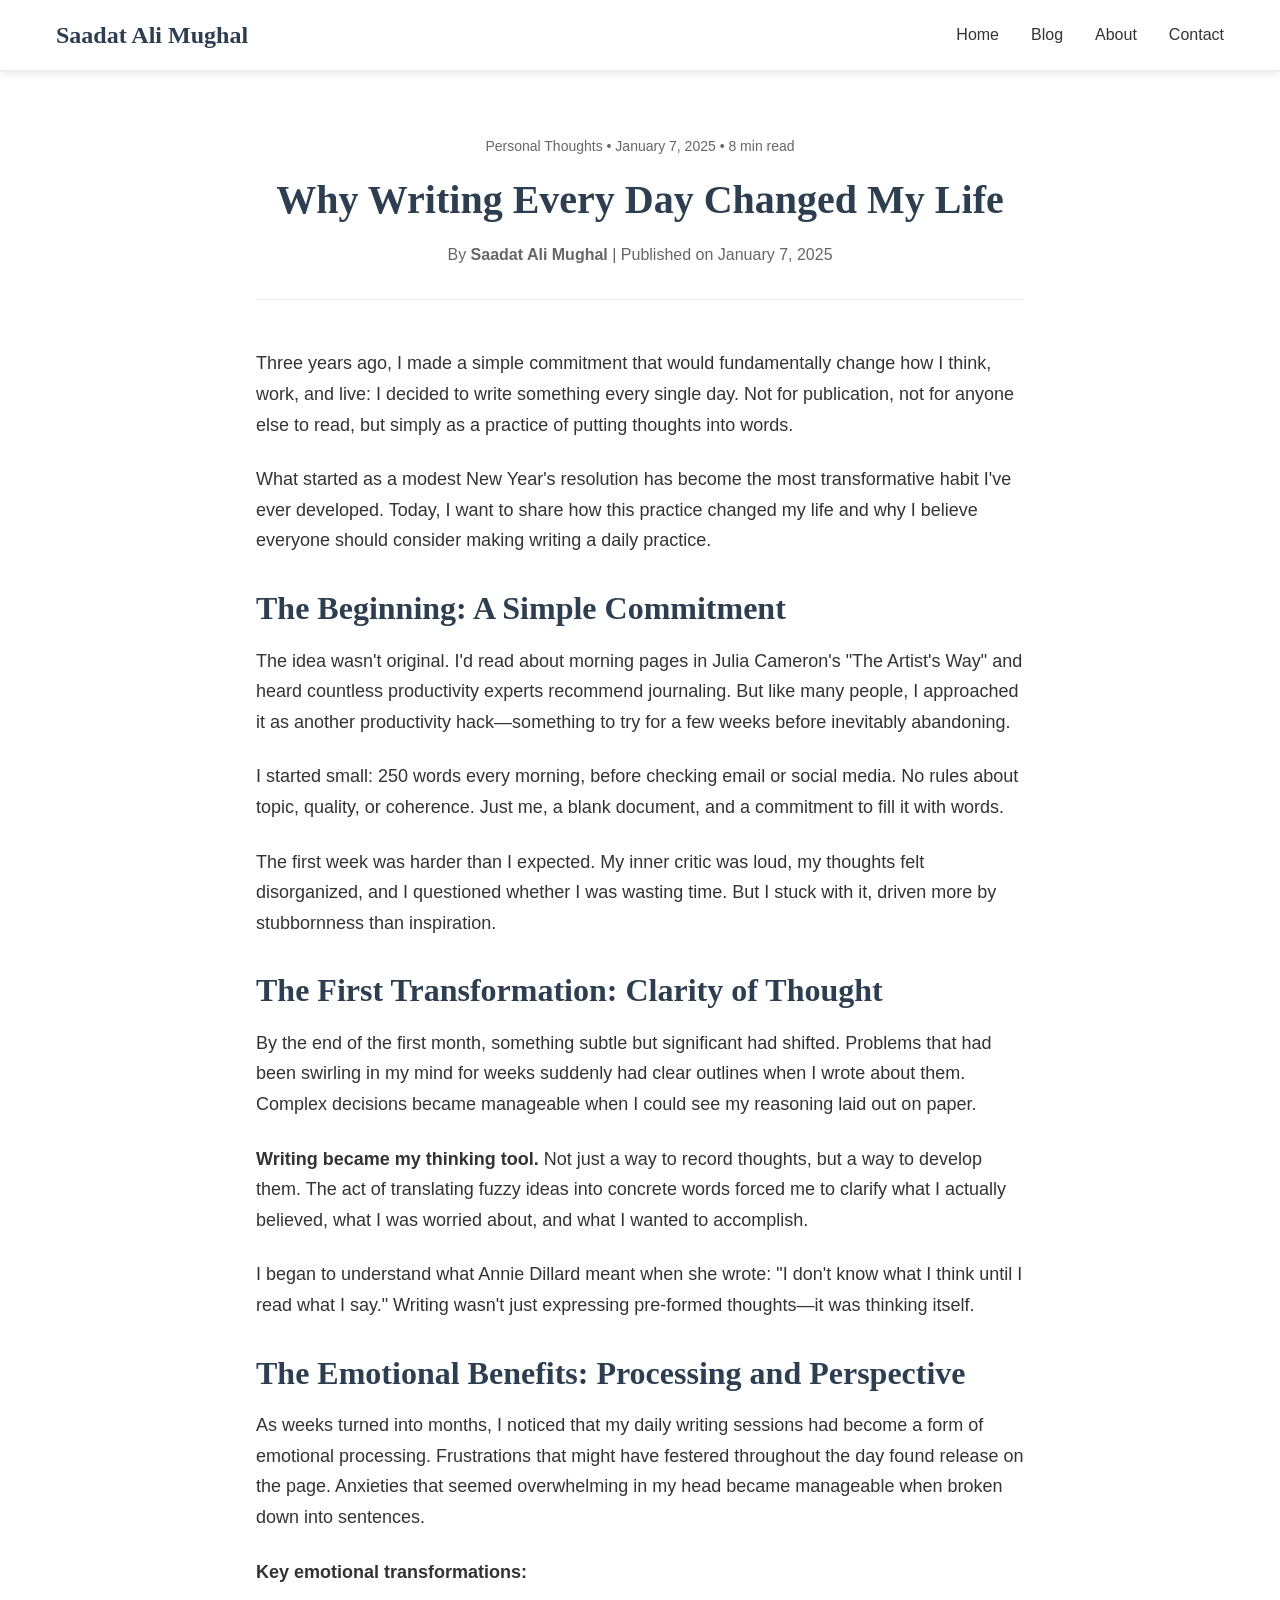
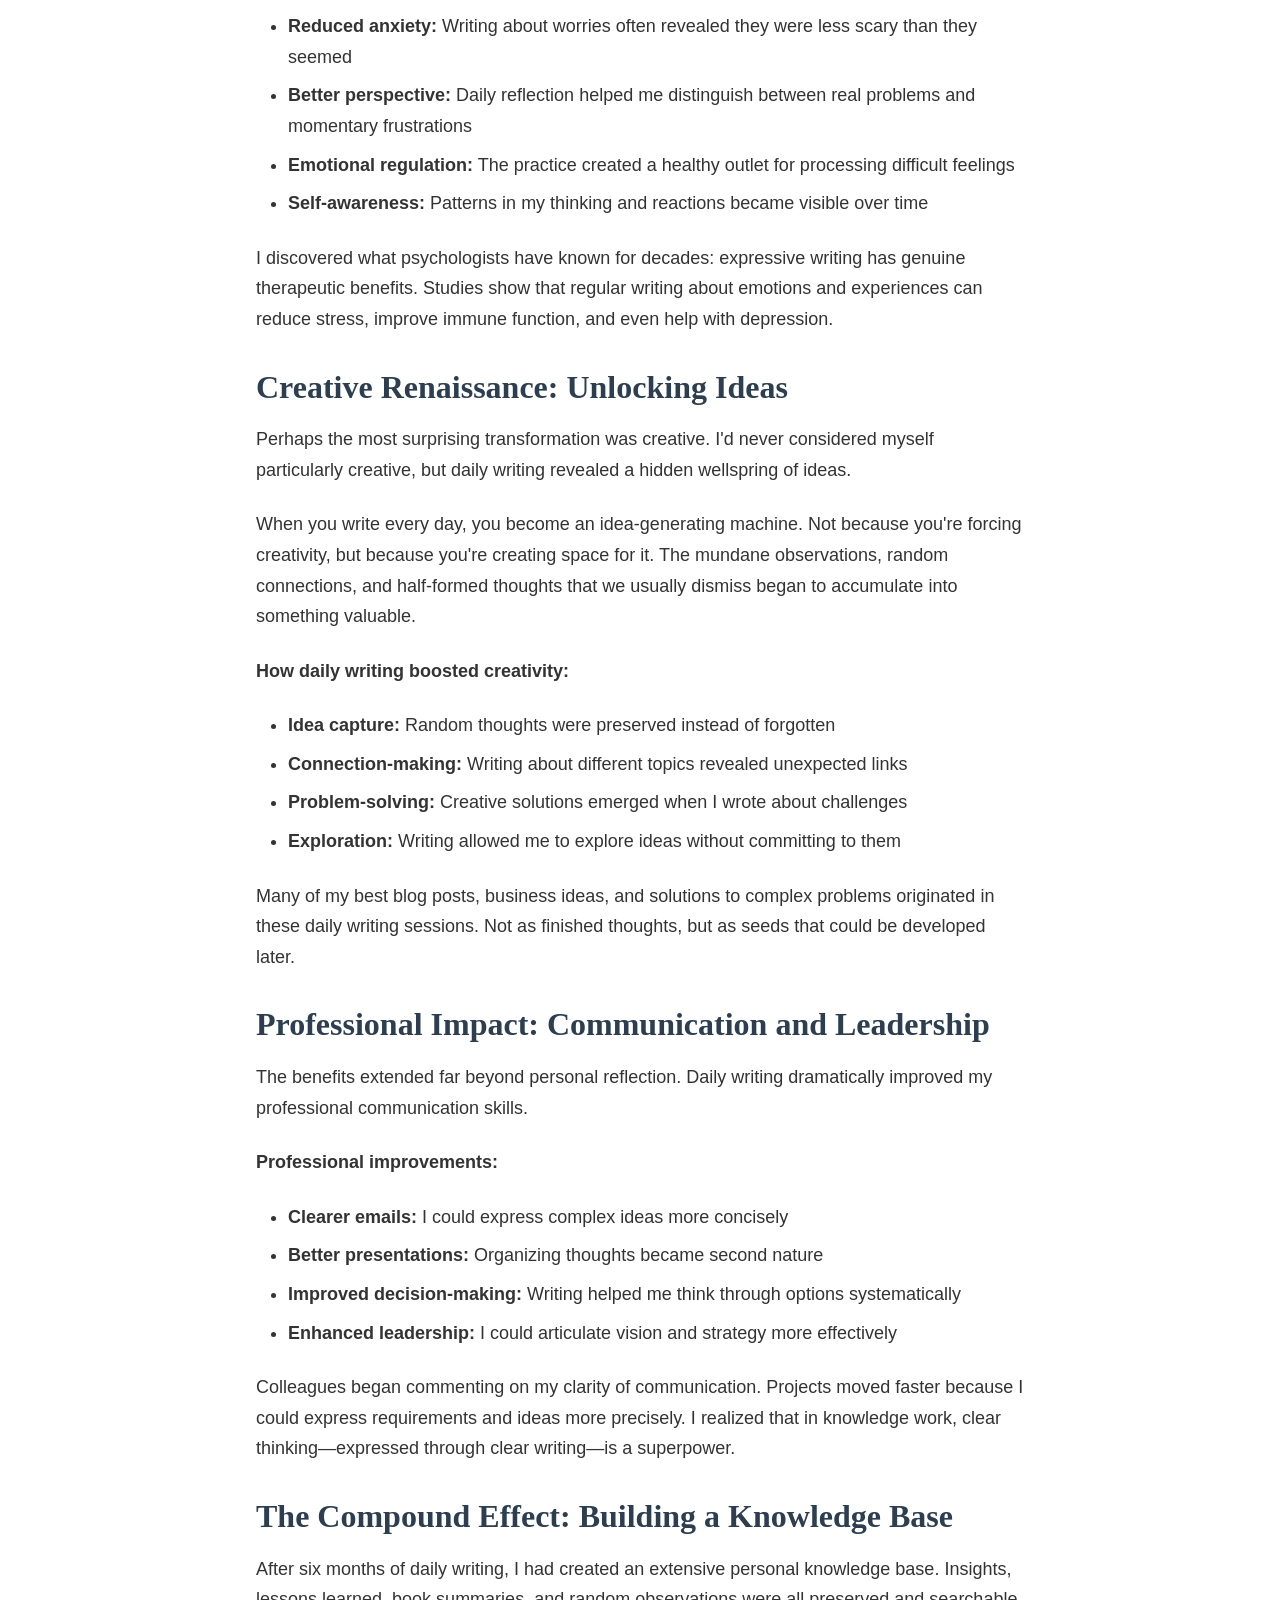
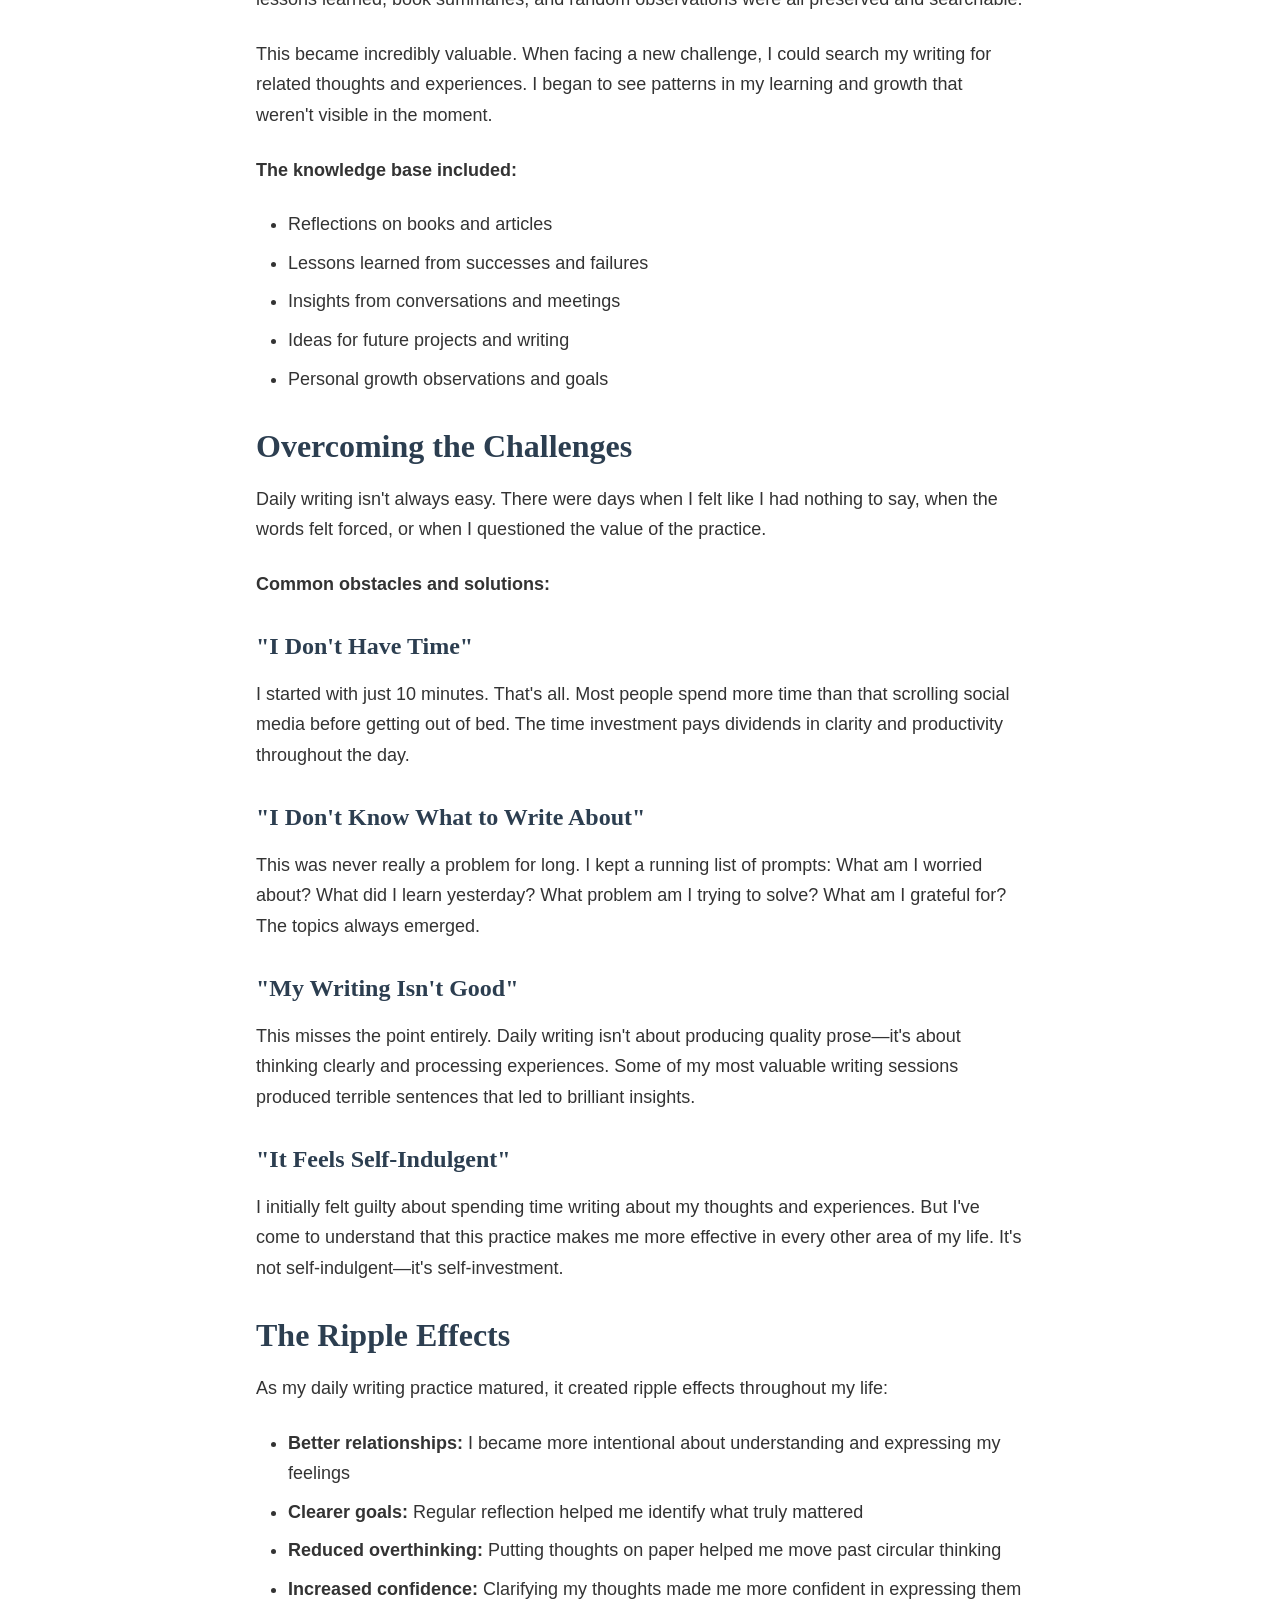
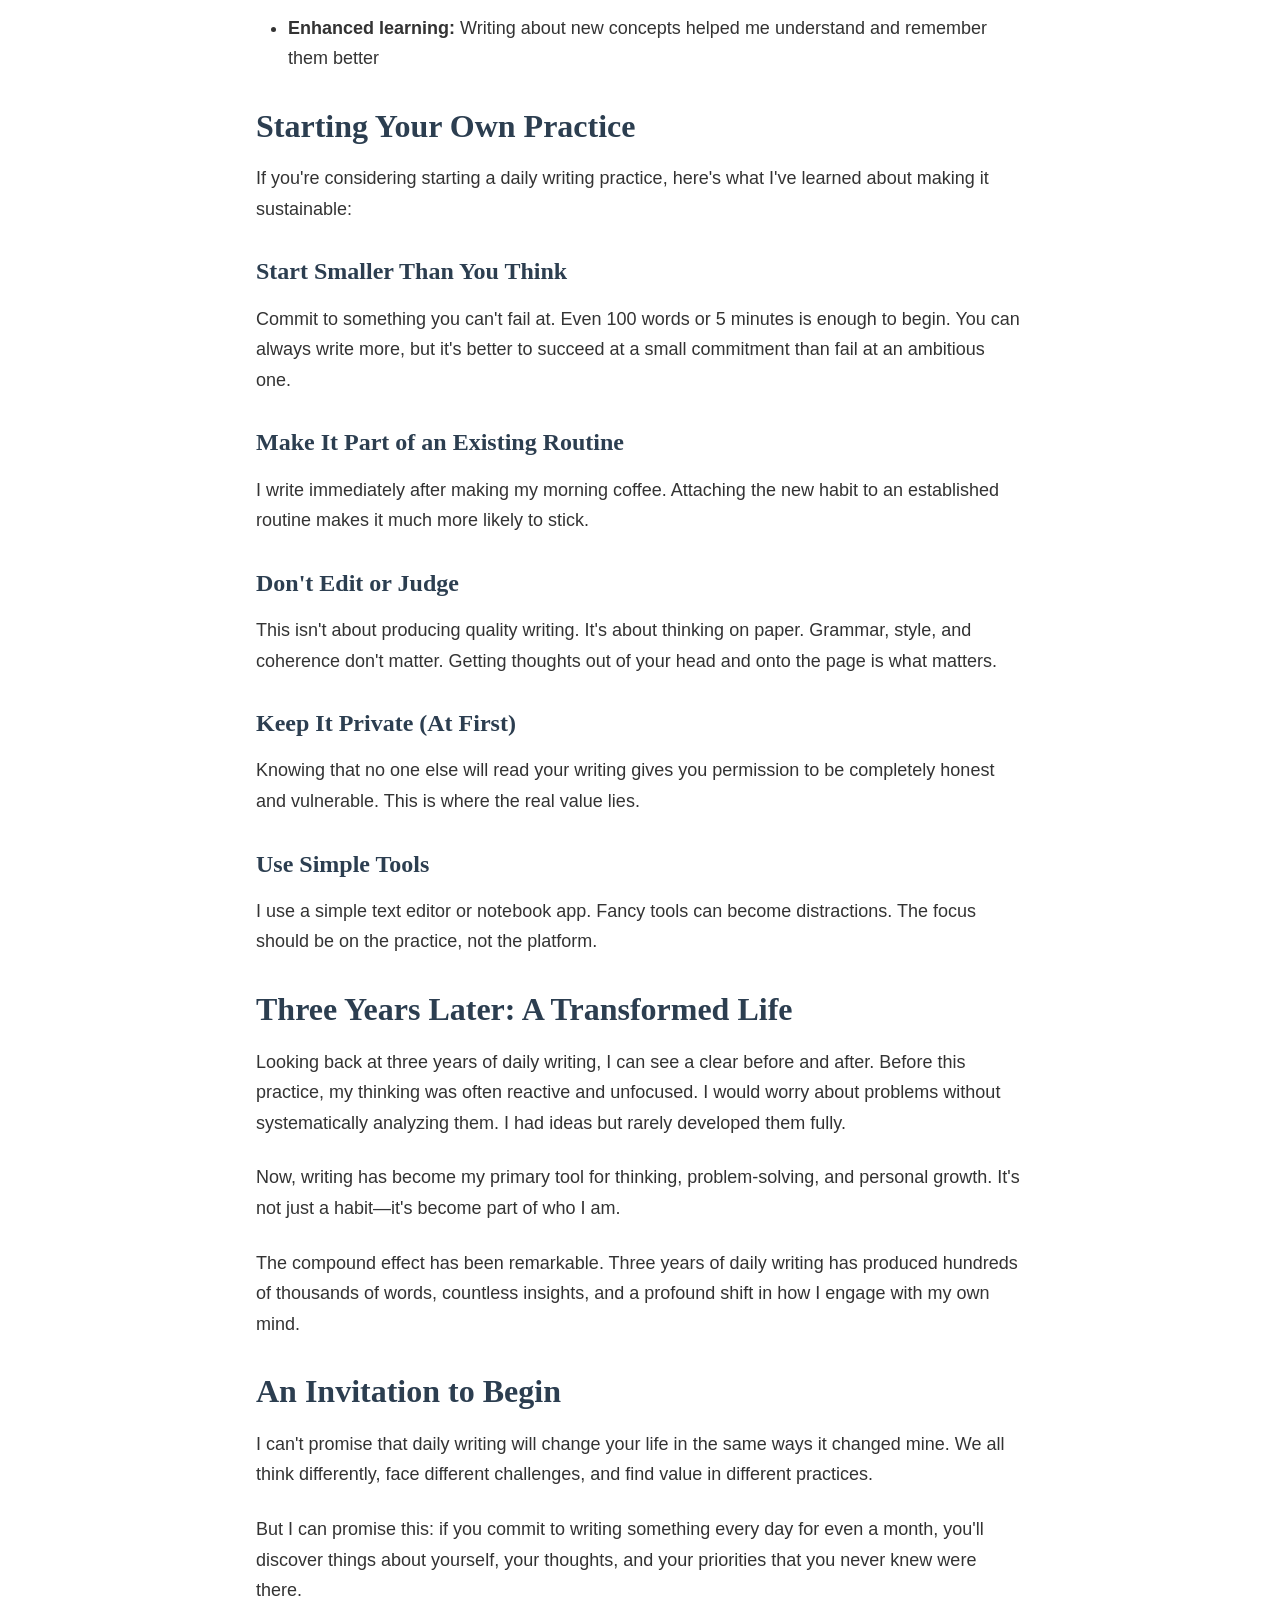
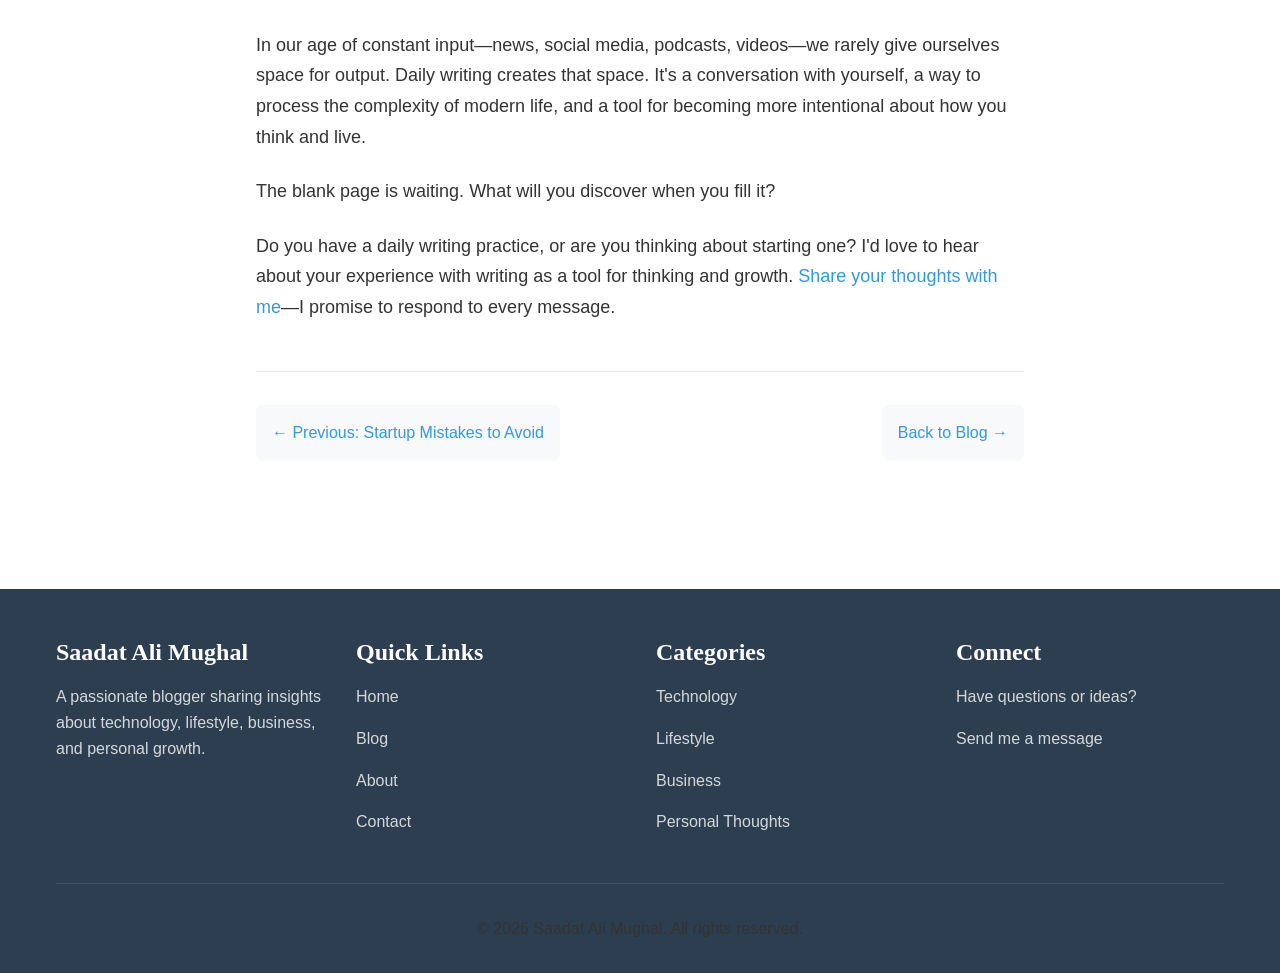
<file: posts/thoughts-writing-daily.html>
<!DOCTYPE html>
<html lang="en">
<head>
    <meta charset="UTF-8">
    <meta name="viewport" content="width=device-width, initial-scale=1.0">
    <meta name="description" content="A personal reflection on how developing a daily writing habit transformed my thinking, creativity, and overall approach to life and work.">
    <meta name="keywords" content="daily writing, writing habit, personal growth, creativity, journaling, self-improvement">
    <meta name="author" content="Saadat Ali Mughal">
    
    <!-- Open Graph Meta Tags -->
    <meta property="og:title" content="Why Writing Every Day Changed My Life">
    <meta property="og:description" content="A personal reflection on how developing a daily writing habit transformed my thinking, creativity, and overall approach to life.">
    <meta property="og:type" content="article">
    <meta property="og:article:author" content="Saadat Ali Mughal">
    <meta property="og:article:published_time" content="2025-01-07">
    <meta property="og:article:section" content="Personal Thoughts">
    
    <title>Why Writing Every Day Changed My Life - Saadat Ali Mughal</title>
    <link rel="stylesheet" href="../css/style.css">
</head>
<body>
    <!-- Header -->
    <header class="header">
        <div class="container">
            <nav class="nav">
                <a href="../index.html" class="logo">Saadat Ali Mughal</a>
                
                <!-- Mobile menu toggle -->
                <button class="nav-toggle" aria-label="Toggle mobile menu">
                    <span></span>
                    <span></span>
                    <span></span>
                </button>
                
                <!-- Navigation menu -->
                <ul class="nav-menu">
                    <li><a href="../index.html" class="nav-link">Home</a></li>
                    <li><a href="../blog.html" class="nav-link">Blog</a></li>
                    <li><a href="../about.html" class="nav-link">About</a></li>
                    <li><a href="../contact.html" class="nav-link">Contact</a></li>
                </ul>
            </nav>
        </div>
    </header>

    <!-- Main Content -->
    <main id="main" class="main">
        <div class="container-sm">
            <!-- Post Header -->
            <header class="post-header">
                <div class="card-meta">Personal Thoughts • January 7, 2025 • 8 min read</div>
                <h1 class="post-title">Why Writing Every Day Changed My Life</h1>
                <div class="post-meta">
                    By <strong>Saadat Ali Mughal</strong> | Published on January 7, 2025
                </div>
            </header>

            <!-- Post Content -->
            <article class="post-content">
                <p>Three years ago, I made a simple commitment that would fundamentally change how I think, work, and live: I decided to write something every single day. Not for publication, not for anyone else to read, but simply as a practice of putting thoughts into words.</p>

                <p>What started as a modest New Year's resolution has become the most transformative habit I've ever developed. Today, I want to share how this practice changed my life and why I believe everyone should consider making writing a daily practice.</p>

                <h2>The Beginning: A Simple Commitment</h2>

                <p>The idea wasn't original. I'd read about morning pages in Julia Cameron's "The Artist's Way" and heard countless productivity experts recommend journaling. But like many people, I approached it as another productivity hack—something to try for a few weeks before inevitably abandoning.</p>

                <p>I started small: 250 words every morning, before checking email or social media. No rules about topic, quality, or coherence. Just me, a blank document, and a commitment to fill it with words.</p>

                <p>The first week was harder than I expected. My inner critic was loud, my thoughts felt disorganized, and I questioned whether I was wasting time. But I stuck with it, driven more by stubbornness than inspiration.</p>

                <h2>The First Transformation: Clarity of Thought</h2>

                <p>By the end of the first month, something subtle but significant had shifted. Problems that had been swirling in my mind for weeks suddenly had clear outlines when I wrote about them. Complex decisions became manageable when I could see my reasoning laid out on paper.</p>

                <p><strong>Writing became my thinking tool.</strong> Not just a way to record thoughts, but a way to develop them. The act of translating fuzzy ideas into concrete words forced me to clarify what I actually believed, what I was worried about, and what I wanted to accomplish.</p>

                <p>I began to understand what Annie Dillard meant when she wrote: "I don't know what I think until I read what I say." Writing wasn't just expressing pre-formed thoughts—it was thinking itself.</p>

                <h2>The Emotional Benefits: Processing and Perspective</h2>

                <p>As weeks turned into months, I noticed that my daily writing sessions had become a form of emotional processing. Frustrations that might have festered throughout the day found release on the page. Anxieties that seemed overwhelming in my head became manageable when broken down into sentences.</p>

                <p><strong>Key emotional transformations:</strong></p>
                <ul>
                    <li><strong>Reduced anxiety:</strong> Writing about worries often revealed they were less scary than they seemed</li>
                    <li><strong>Better perspective:</strong> Daily reflection helped me distinguish between real problems and momentary frustrations</li>
                    <li><strong>Emotional regulation:</strong> The practice created a healthy outlet for processing difficult feelings</li>
                    <li><strong>Self-awareness:</strong> Patterns in my thinking and reactions became visible over time</li>
                </ul>

                <p>I discovered what psychologists have known for decades: expressive writing has genuine therapeutic benefits. Studies show that regular writing about emotions and experiences can reduce stress, improve immune function, and even help with depression.</p>

                <h2>Creative Renaissance: Unlocking Ideas</h2>

                <p>Perhaps the most surprising transformation was creative. I'd never considered myself particularly creative, but daily writing revealed a hidden wellspring of ideas.</p>

                <p>When you write every day, you become an idea-generating machine. Not because you're forcing creativity, but because you're creating space for it. The mundane observations, random connections, and half-formed thoughts that we usually dismiss began to accumulate into something valuable.</p>

                <p><strong>How daily writing boosted creativity:</strong></p>
                <ul>
                    <li><strong>Idea capture:</strong> Random thoughts were preserved instead of forgotten</li>
                    <li><strong>Connection-making:</strong> Writing about different topics revealed unexpected links</li>
                    <li><strong>Problem-solving:</strong> Creative solutions emerged when I wrote about challenges</li>
                    <li><strong>Exploration:</strong> Writing allowed me to explore ideas without committing to them</li>
                </ul>

                <p>Many of my best blog posts, business ideas, and solutions to complex problems originated in these daily writing sessions. Not as finished thoughts, but as seeds that could be developed later.</p>

                <h2>Professional Impact: Communication and Leadership</h2>

                <p>The benefits extended far beyond personal reflection. Daily writing dramatically improved my professional communication skills.</p>

                <p><strong>Professional improvements:</strong></p>
                <ul>
                    <li><strong>Clearer emails:</strong> I could express complex ideas more concisely</li>
                    <li><strong>Better presentations:</strong> Organizing thoughts became second nature</li>
                    <li><strong>Improved decision-making:</strong> Writing helped me think through options systematically</li>
                    <li><strong>Enhanced leadership:</strong> I could articulate vision and strategy more effectively</li>
                </ul>

                <p>Colleagues began commenting on my clarity of communication. Projects moved faster because I could express requirements and ideas more precisely. I realized that in knowledge work, clear thinking—expressed through clear writing—is a superpower.</p>

                <h2>The Compound Effect: Building a Knowledge Base</h2>

                <p>After six months of daily writing, I had created an extensive personal knowledge base. Insights, lessons learned, book summaries, and random observations were all preserved and searchable.</p>

                <p>This became incredibly valuable. When facing a new challenge, I could search my writing for related thoughts and experiences. I began to see patterns in my learning and growth that weren't visible in the moment.</p>

                <p><strong>The knowledge base included:</strong></p>
                <ul>
                    <li>Reflections on books and articles</li>
                    <li>Lessons learned from successes and failures</li>
                    <li>Insights from conversations and meetings</li>
                    <li>Ideas for future projects and writing</li>
                    <li>Personal growth observations and goals</li>
                </ul>

                <h2>Overcoming the Challenges</h2>

                <p>Daily writing isn't always easy. There were days when I felt like I had nothing to say, when the words felt forced, or when I questioned the value of the practice.</p>

                <p><strong>Common obstacles and solutions:</strong></p>

                <h3>"I Don't Have Time"</h3>
                <p>I started with just 10 minutes. That's all. Most people spend more time than that scrolling social media before getting out of bed. The time investment pays dividends in clarity and productivity throughout the day.</p>

                <h3>"I Don't Know What to Write About"</h3>
                <p>This was never really a problem for long. I kept a running list of prompts: What am I worried about? What did I learn yesterday? What problem am I trying to solve? What am I grateful for? The topics always emerged.</p>

                <h3>"My Writing Isn't Good"</h3>
                <p>This misses the point entirely. Daily writing isn't about producing quality prose—it's about thinking clearly and processing experiences. Some of my most valuable writing sessions produced terrible sentences that led to brilliant insights.</p>

                <h3>"It Feels Self-Indulgent"</h3>
                <p>I initially felt guilty about spending time writing about my thoughts and experiences. But I've come to understand that this practice makes me more effective in every other area of my life. It's not self-indulgent—it's self-investment.</p>

                <h2>The Ripple Effects</h2>

                <p>As my daily writing practice matured, it created ripple effects throughout my life:</p>

                <ul>
                    <li><strong>Better relationships:</strong> I became more intentional about understanding and expressing my feelings</li>
                    <li><strong>Clearer goals:</strong> Regular reflection helped me identify what truly mattered</li>
                    <li><strong>Reduced overthinking:</strong> Putting thoughts on paper helped me move past circular thinking</li>
                    <li><strong>Increased confidence:</strong> Clarifying my thoughts made me more confident in expressing them</li>
                    <li><strong>Enhanced learning:</strong> Writing about new concepts helped me understand and remember them better</li>
                </ul>

                <h2>Starting Your Own Practice</h2>

                <p>If you're considering starting a daily writing practice, here's what I've learned about making it sustainable:</p>

                <h3>Start Smaller Than You Think</h3>
                <p>Commit to something you can't fail at. Even 100 words or 5 minutes is enough to begin. You can always write more, but it's better to succeed at a small commitment than fail at an ambitious one.</p>

                <h3>Make It Part of an Existing Routine</h3>
                <p>I write immediately after making my morning coffee. Attaching the new habit to an established routine makes it much more likely to stick.</p>

                <h3>Don't Edit or Judge</h3>
                <p>This isn't about producing quality writing. It's about thinking on paper. Grammar, style, and coherence don't matter. Getting thoughts out of your head and onto the page is what matters.</p>

                <h3>Keep It Private (At First)</h3>
                <p>Knowing that no one else will read your writing gives you permission to be completely honest and vulnerable. This is where the real value lies.</p>

                <h3>Use Simple Tools</h3>
                <p>I use a simple text editor or notebook app. Fancy tools can become distractions. The focus should be on the practice, not the platform.</p>

                <h2>Three Years Later: A Transformed Life</h2>

                <p>Looking back at three years of daily writing, I can see a clear before and after. Before this practice, my thinking was often reactive and unfocused. I would worry about problems without systematically analyzing them. I had ideas but rarely developed them fully.</p>

                <p>Now, writing has become my primary tool for thinking, problem-solving, and personal growth. It's not just a habit—it's become part of who I am.</p>

                <p>The compound effect has been remarkable. Three years of daily writing has produced hundreds of thousands of words, countless insights, and a profound shift in how I engage with my own mind.</p>

                <h2>An Invitation to Begin</h2>

                <p>I can't promise that daily writing will change your life in the same ways it changed mine. We all think differently, face different challenges, and find value in different practices.</p>

                <p>But I can promise this: if you commit to writing something every day for even a month, you'll discover things about yourself, your thoughts, and your priorities that you never knew were there.</p>

                <p>In our age of constant input—news, social media, podcasts, videos—we rarely give ourselves space for output. Daily writing creates that space. It's a conversation with yourself, a way to process the complexity of modern life, and a tool for becoming more intentional about how you think and live.</p>

                <p>The blank page is waiting. What will you discover when you fill it?</p>

                <p>Do you have a daily writing practice, or are you thinking about starting one? I'd love to hear about your experience with writing as a tool for thinking and growth. <a href="../contact.html">Share your thoughts with me</a>—I promise to respond to every message.</p>
            </article>

            <!-- Post Navigation -->
            <nav class="post-navigation">
                <a href="business-startup-mistakes.html" class="post-nav-link">
                    ← Previous: Startup Mistakes to Avoid
                </a>
                <a href="../blog.html" class="post-nav-link">
                    Back to Blog →
                </a>
            </nav>
        </div>
    </main>

    <!-- Footer -->
    <footer class="footer">
        <div class="container">
            <div class="footer-content">
                <div class="footer-section">
                    <h3>Saadat Ali Mughal</h3>
                    <p>A passionate blogger sharing insights about technology, lifestyle, business, and personal growth.</p>
                </div>
                
                <div class="footer-section">
                    <h3>Quick Links</h3>
                    <p><a href="../index.html">Home</a></p>
                    <p><a href="../blog.html">Blog</a></p>
                    <p><a href="../about.html">About</a></p>
                    <p><a href="../contact.html">Contact</a></p>
                </div>
                
                <div class="footer-section">
                    <h3>Categories</h3>
                    <p><a href="../blog.html#tech">Technology</a></p>
                    <p><a href="../blog.html#lifestyle">Lifestyle</a></p>
                    <p><a href="../blog.html#business">Business</a></p>
                    <p><a href="../blog.html#thoughts">Personal Thoughts</a></p>
                </div>
                
                <div class="footer-section">
                    <h3>Connect</h3>
                    <p>Have questions or ideas?</p>
                    <p><a href="../contact.html">Send me a message</a></p>
                </div>
            </div>
            
            <div class="footer-bottom">
                <p>&copy; <span id="current-year">2025</span> Saadat Ali Mughal. All rights reserved.</p>
            </div>
        </div>
    </footer>

    <script src="../js/main.js"></script>
</body>
</html>
</file>
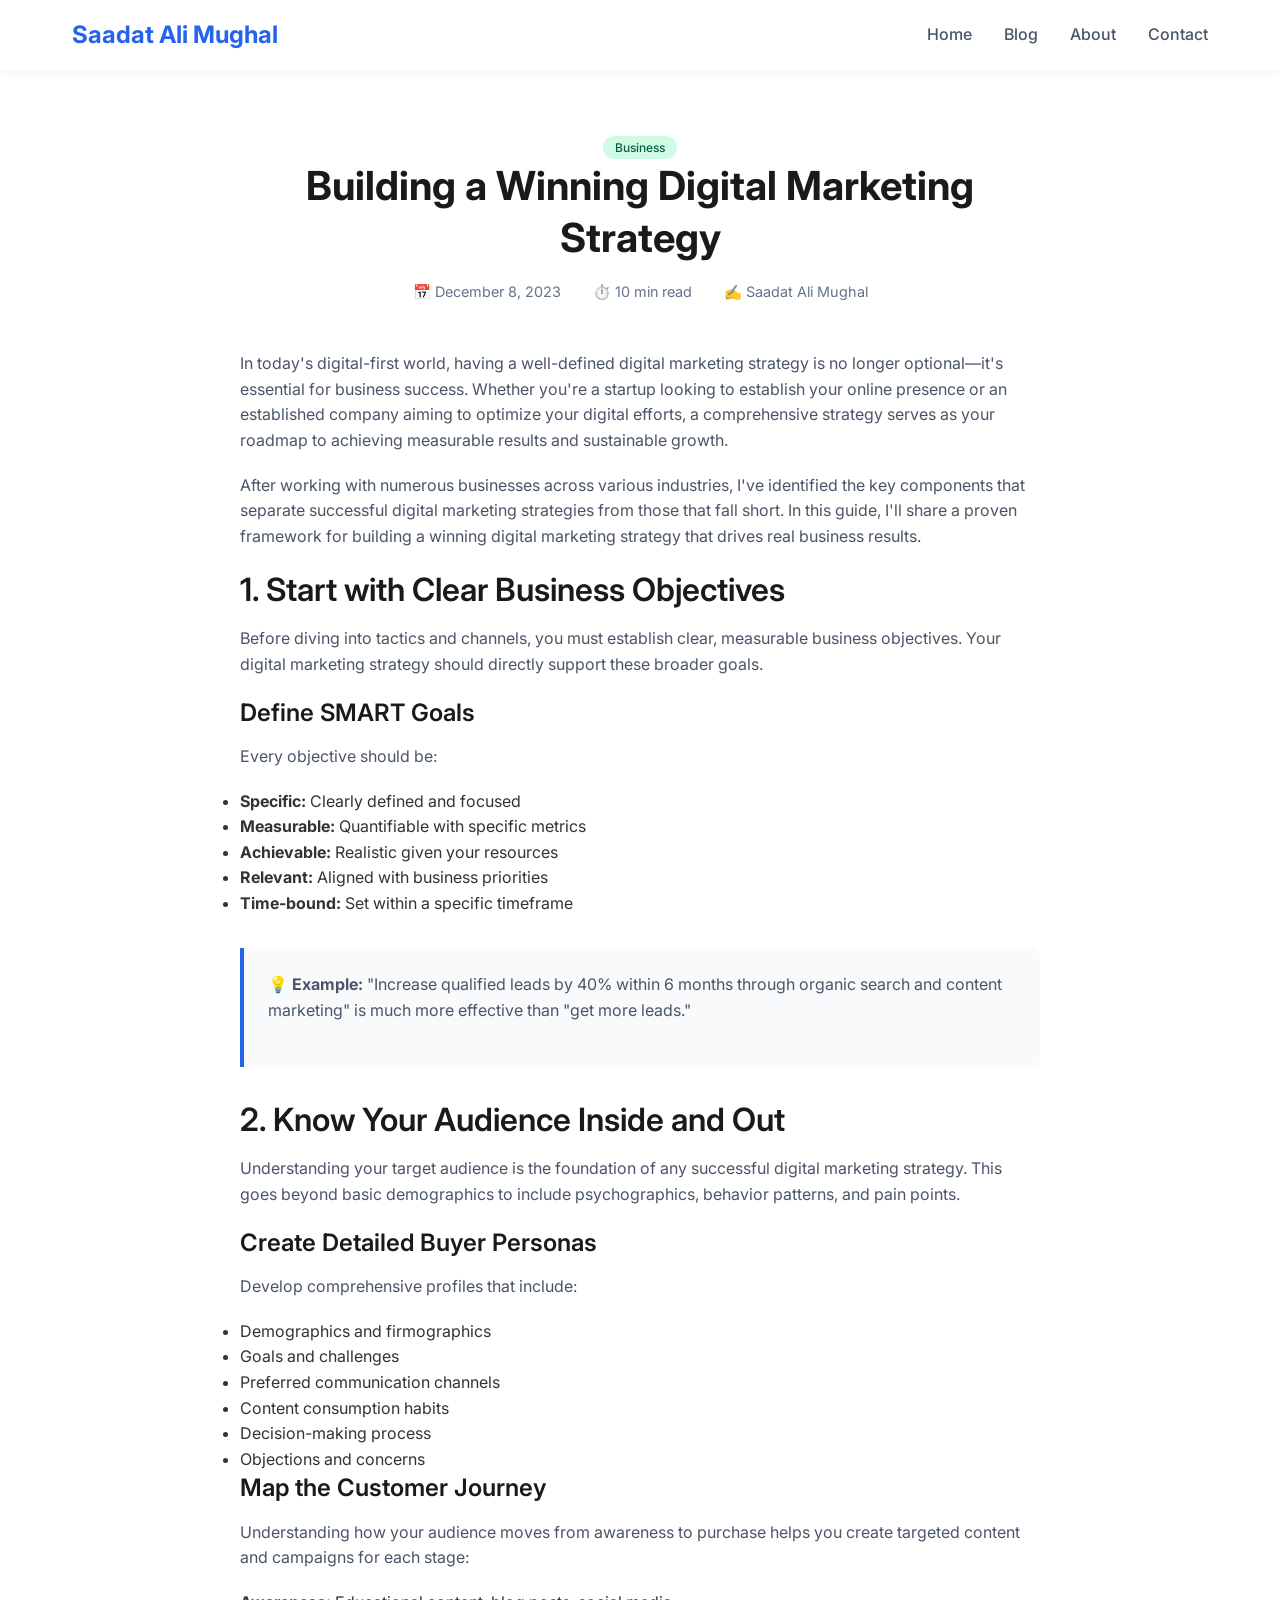
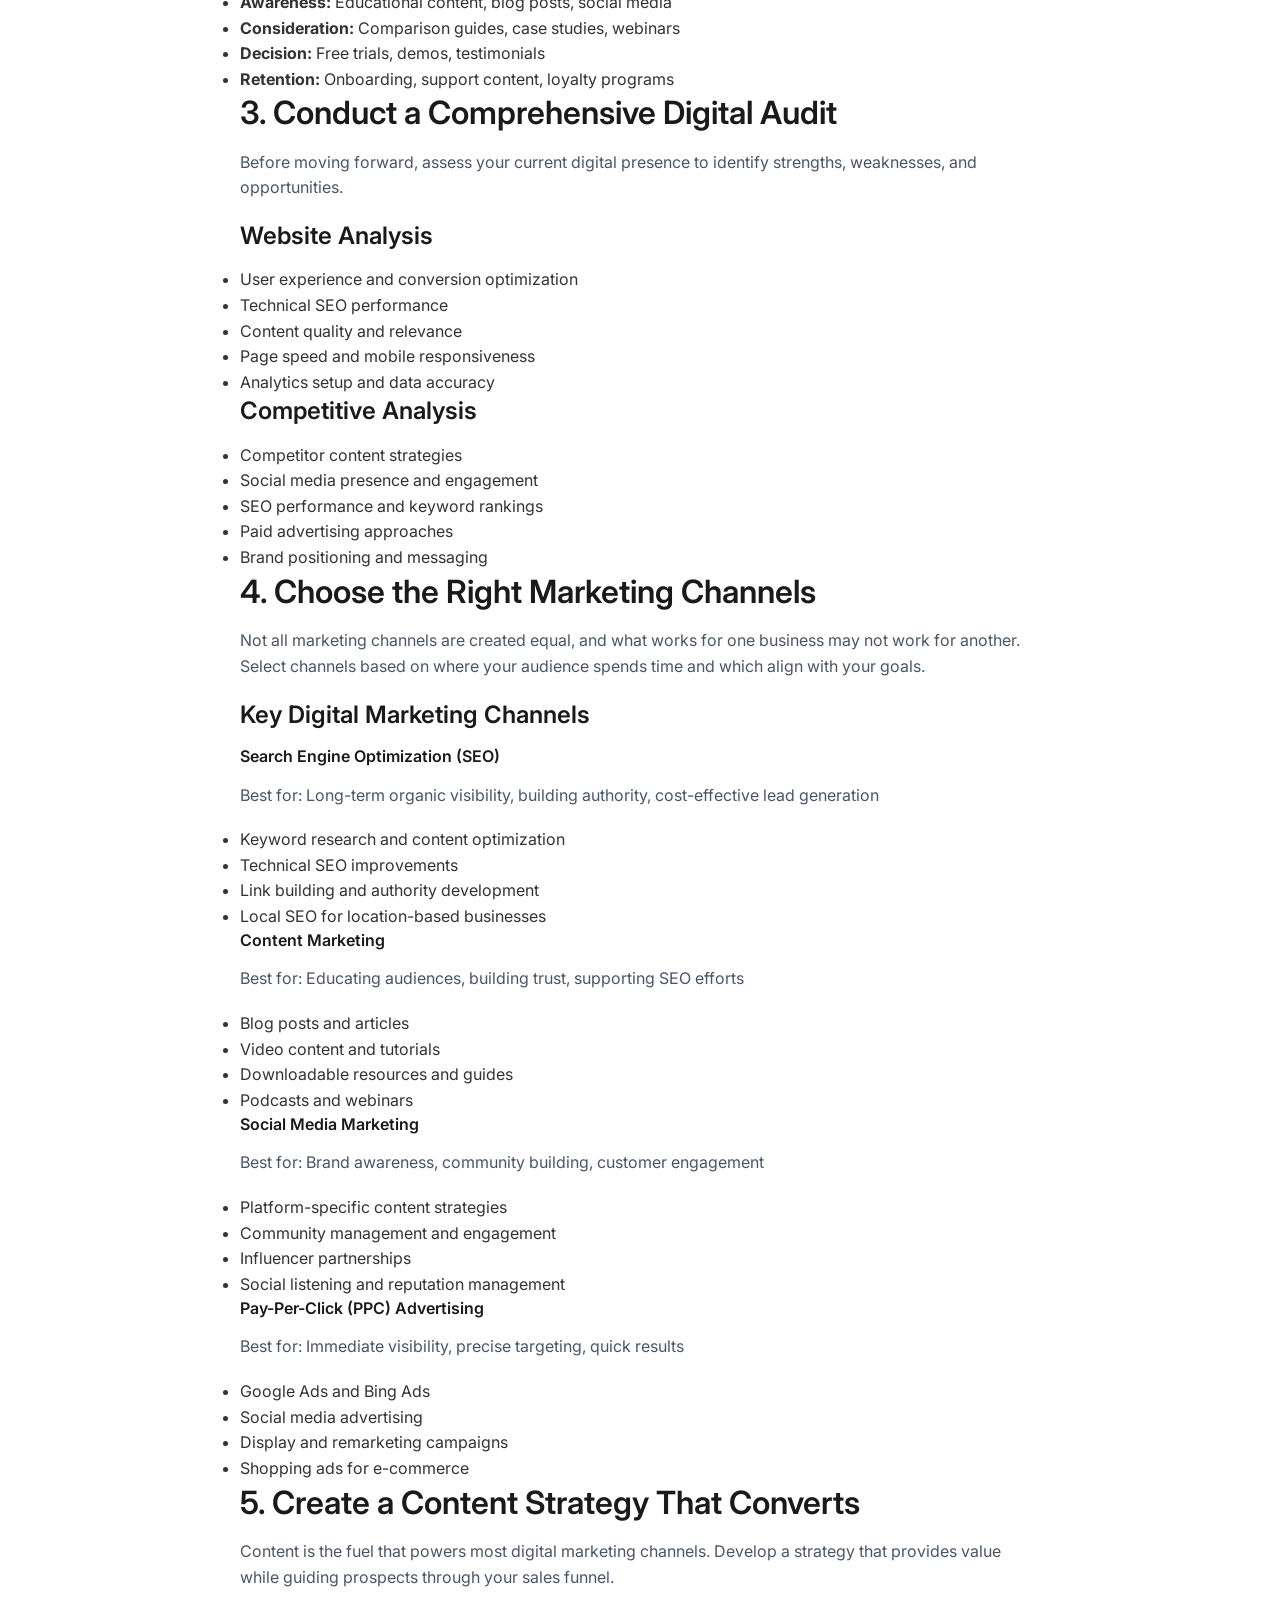
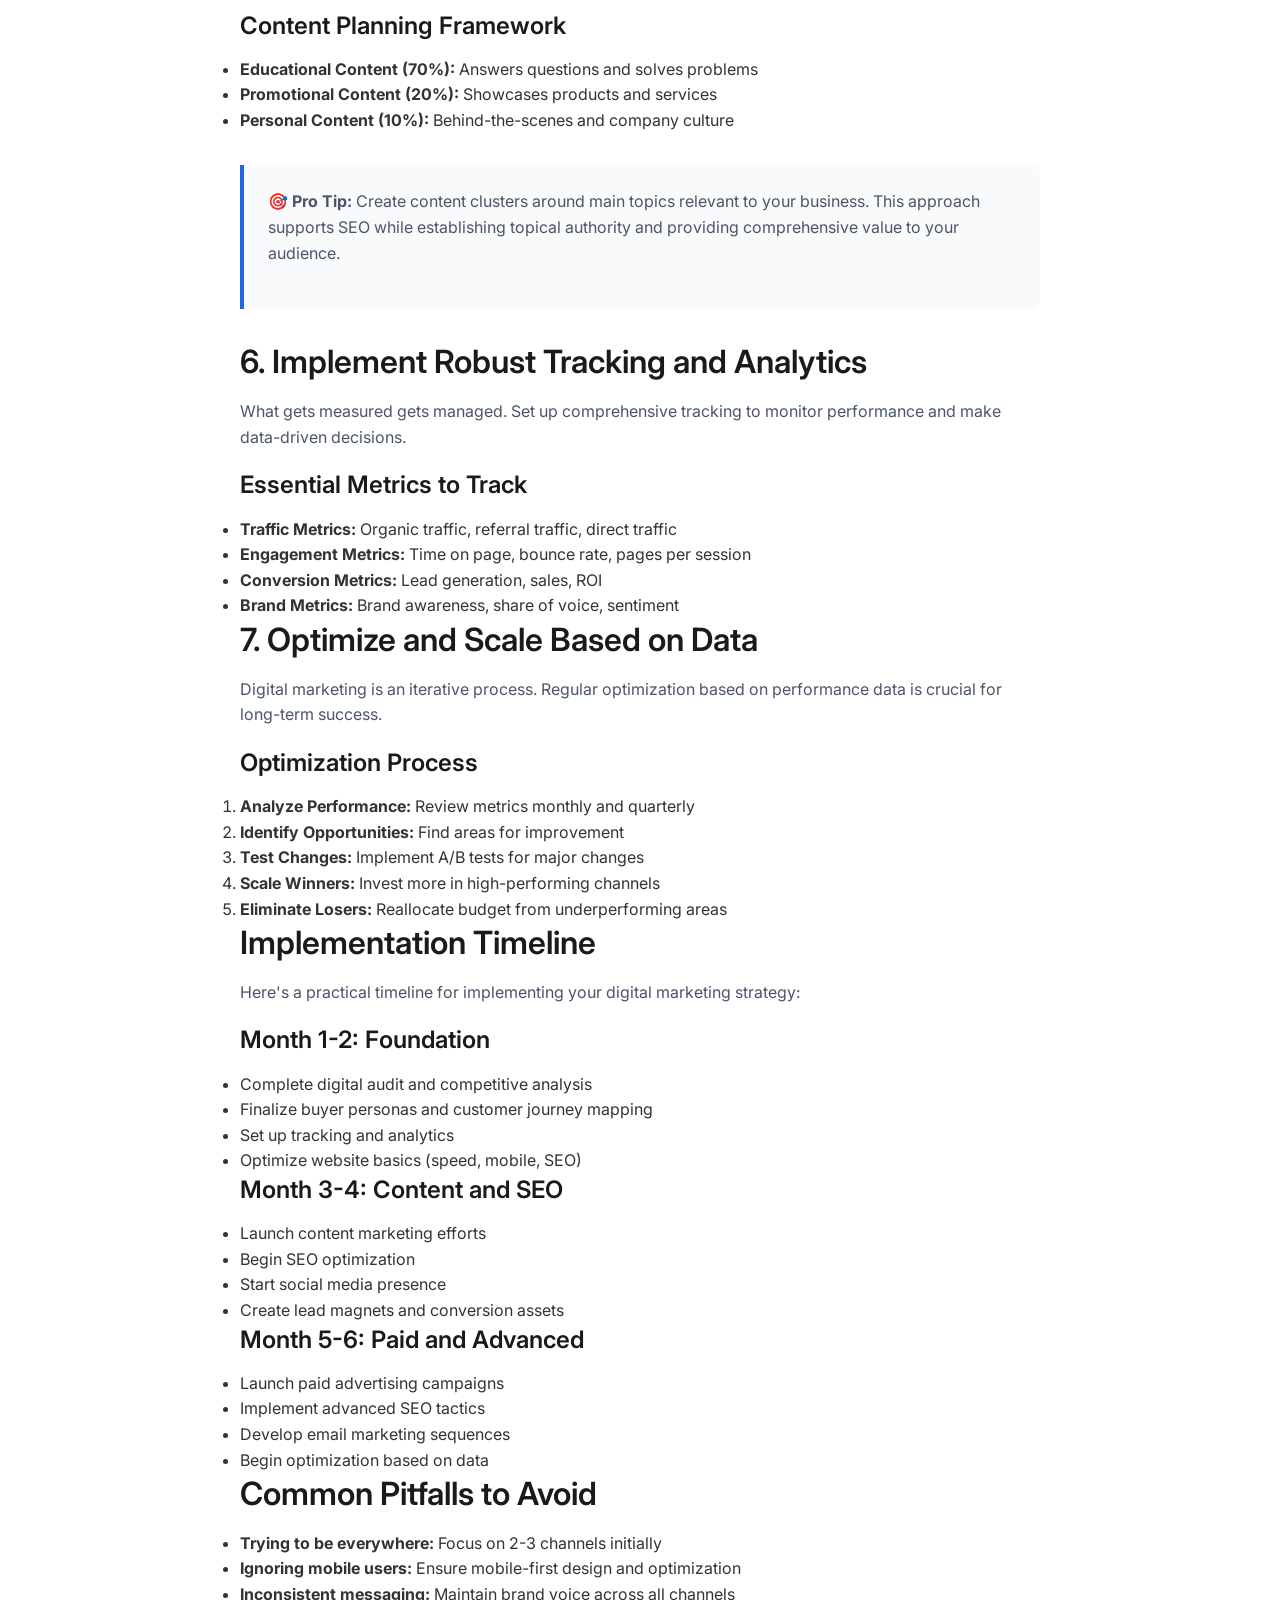
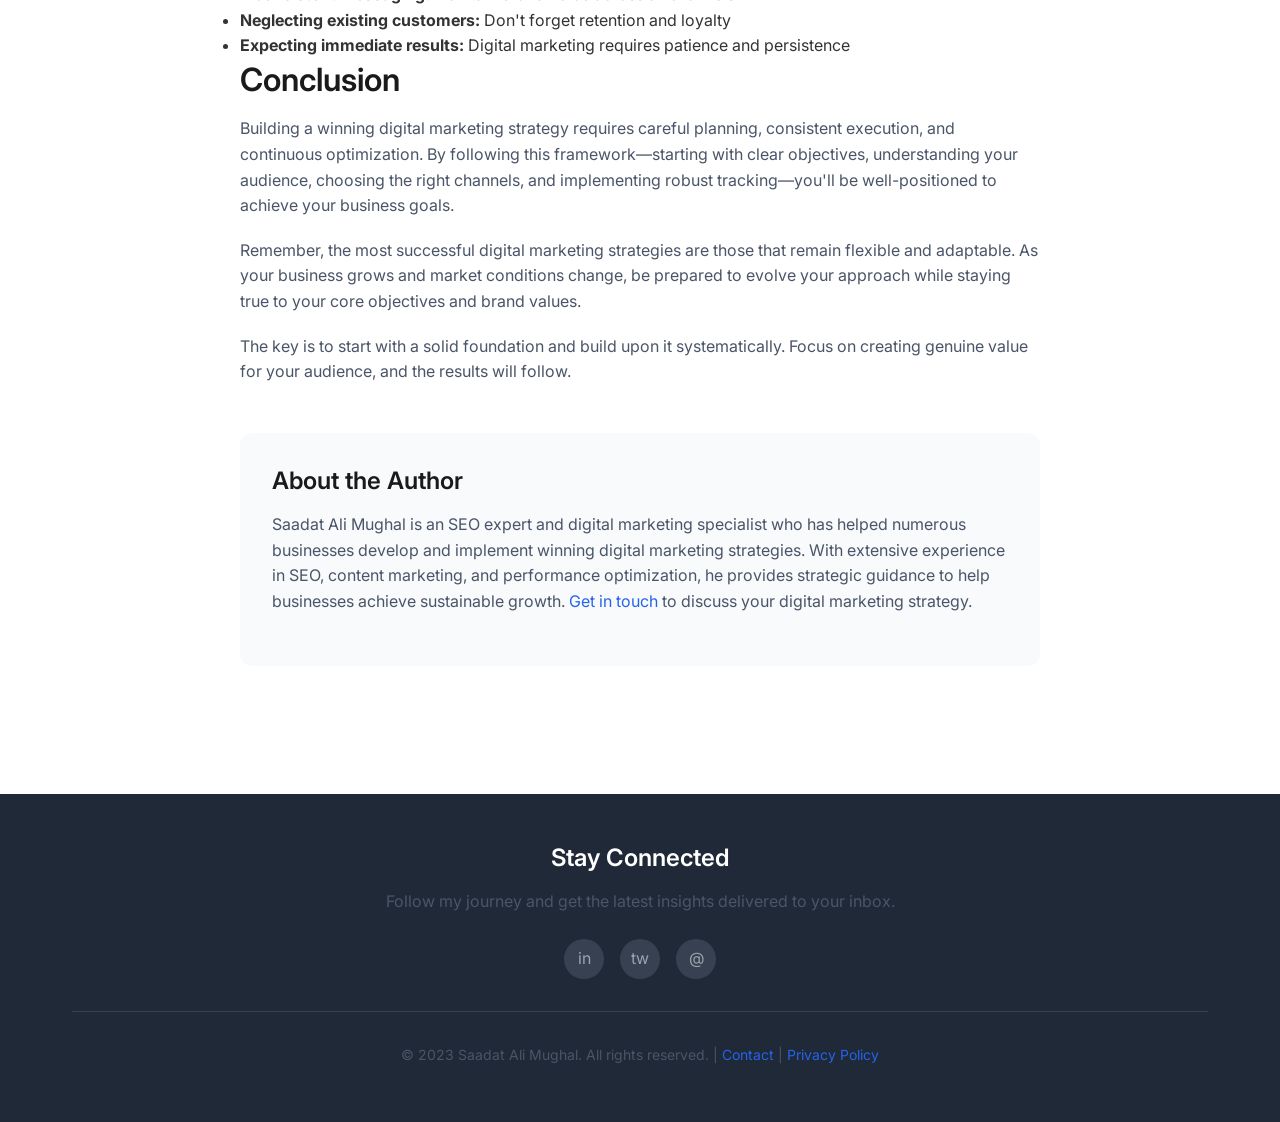
<file: blog/business/digital-marketing-strategy.html>
<!DOCTYPE html>
<html lang="en">
<head>
    <meta charset="UTF-8">
    <meta name="viewport" content="width=device-width, initial-scale=1.0">
    <meta name="description" content="Learn how to create a comprehensive digital marketing strategy that drives results and maximizes ROI. Expert insights from SEO specialist Saadat Ali Mughal.">
    <meta name="keywords" content="digital marketing strategy, marketing plan, ROI, business growth, Saadat Ali Mughal">
    <meta name="author" content="Saadat Ali Mughal">
    
    <title>Building a Winning Digital Marketing Strategy | Saadat Ali Mughal</title>
    
    <link rel="preconnect" href="https://fonts.googleapis.com">
    <link rel="preconnect" href="https://fonts.gstatic.com" crossorigin>
    <link href="https://fonts.googleapis.com/css2?family=Inter:wght@300;400;500;600;700&display=swap" rel="stylesheet">
    <link rel="stylesheet" href="../../css/main.css">
    
    <style>
        .reading-progress {
            position: fixed;
            top: 0;
            left: 0;
            width: 0%;
            height: 3px;
            background: #2563eb;
            z-index: 1000;
            transition: width 0.3s ease;
        }
        
        .article-content {
            max-width: 800px;
            margin: 0 auto;
        }
        
        .article-header {
            text-align: center;
            margin-bottom: 3rem;
        }
        
        .article-meta {
            display: flex;
            justify-content: center;
            gap: 2rem;
            margin-bottom: 2rem;
            font-size: 0.9rem;
            color: #64748b;
        }
        
        .highlight-box {
            background: #f8fafc;
            border-left: 4px solid #2563eb;
            padding: 1.5rem;
            margin: 2rem 0;
            border-radius: 0 0.5rem 0.5rem 0;
        }
        
        .author-bio {
            background: #f8fafc;
            padding: 2rem;
            border-radius: 0.75rem;
            margin-top: 3rem;
        }
        
        @media (max-width: 768px) {
            .article-meta {
                flex-direction: column;
                gap: 0.5rem;
            }
        }
    </style>
</head>
<body>
    <div class="reading-progress"></div>
    
    <header class="header">
        <div class="container">
            <div class="header-content">
                <div class="logo">
                    <a href="../../index.html">Saadat Ali Mughal</a>
                </div>
                <nav class="nav">
                    <a href="../../index.html">Home</a>
                    <a href="../index.html">Blog</a>
                    <a href="../../about.html">About</a>
                    <a href="../../contact.html">Contact</a>
                </nav>
                <button class="menu-toggle" aria-label="Toggle menu">☰</button>
            </div>
        </div>
    </header>

    <main class="main-content">
        <div class="container">
            <article class="article-content">
                <header class="article-header">
                    <span class="category-tag category-business">Business</span>
                    <h1>Building a Winning Digital Marketing Strategy</h1>
                    <div class="article-meta">
                        <span>📅 December 8, 2023</span>
                        <span>⏱️ 10 min read</span>
                        <span>✍️ Saadat Ali Mughal</span>
                    </div>
                </header>

                <div class="article-content">
                    <p>In today's digital-first world, having a well-defined digital marketing strategy is no longer optional—it's essential for business success. Whether you're a startup looking to establish your online presence or an established company aiming to optimize your digital efforts, a comprehensive strategy serves as your roadmap to achieving measurable results and sustainable growth.</p>

                    <p>After working with numerous businesses across various industries, I've identified the key components that separate successful digital marketing strategies from those that fall short. In this guide, I'll share a proven framework for building a winning digital marketing strategy that drives real business results.</p>

                    <h2>1. Start with Clear Business Objectives</h2>

                    <p>Before diving into tactics and channels, you must establish clear, measurable business objectives. Your digital marketing strategy should directly support these broader goals.</p>

                    <h3>Define SMART Goals</h3>
                    <p>Every objective should be:</p>
                    <ul>
                        <li><strong>Specific:</strong> Clearly defined and focused</li>
                        <li><strong>Measurable:</strong> Quantifiable with specific metrics</li>
                        <li><strong>Achievable:</strong> Realistic given your resources</li>
                        <li><strong>Relevant:</strong> Aligned with business priorities</li>
                        <li><strong>Time-bound:</strong> Set within a specific timeframe</li>
                    </ul>

                    <div class="highlight-box">
                        <p><strong>💡 Example:</strong> "Increase qualified leads by 40% within 6 months through organic search and content marketing" is much more effective than "get more leads."</p>
                    </div>

                    <h2>2. Know Your Audience Inside and Out</h2>

                    <p>Understanding your target audience is the foundation of any successful digital marketing strategy. This goes beyond basic demographics to include psychographics, behavior patterns, and pain points.</p>

                    <h3>Create Detailed Buyer Personas</h3>
                    <p>Develop comprehensive profiles that include:</p>
                    <ul>
                        <li>Demographics and firmographics</li>
                        <li>Goals and challenges</li>
                        <li>Preferred communication channels</li>
                        <li>Content consumption habits</li>
                        <li>Decision-making process</li>
                        <li>Objections and concerns</li>
                    </ul>

                    <h3>Map the Customer Journey</h3>
                    <p>Understanding how your audience moves from awareness to purchase helps you create targeted content and campaigns for each stage:</p>
                    <ul>
                        <li><strong>Awareness:</strong> Educational content, blog posts, social media</li>
                        <li><strong>Consideration:</strong> Comparison guides, case studies, webinars</li>
                        <li><strong>Decision:</strong> Free trials, demos, testimonials</li>
                        <li><strong>Retention:</strong> Onboarding, support content, loyalty programs</li>
                    </ul>

                    <h2>3. Conduct a Comprehensive Digital Audit</h2>

                    <p>Before moving forward, assess your current digital presence to identify strengths, weaknesses, and opportunities.</p>

                    <h3>Website Analysis</h3>
                    <ul>
                        <li>User experience and conversion optimization</li>
                        <li>Technical SEO performance</li>
                        <li>Content quality and relevance</li>
                        <li>Page speed and mobile responsiveness</li>
                        <li>Analytics setup and data accuracy</li>
                    </ul>

                    <h3>Competitive Analysis</h3>
                    <ul>
                        <li>Competitor content strategies</li>
                        <li>Social media presence and engagement</li>
                        <li>SEO performance and keyword rankings</li>
                        <li>Paid advertising approaches</li>
                        <li>Brand positioning and messaging</li>
                    </ul>

                    <h2>4. Choose the Right Marketing Channels</h2>

                    <p>Not all marketing channels are created equal, and what works for one business may not work for another. Select channels based on where your audience spends time and which align with your goals.</p>

                    <h3>Key Digital Marketing Channels</h3>

                    <h4>Search Engine Optimization (SEO)</h4>
                    <p>Best for: Long-term organic visibility, building authority, cost-effective lead generation</p>
                    <ul>
                        <li>Keyword research and content optimization</li>
                        <li>Technical SEO improvements</li>
                        <li>Link building and authority development</li>
                        <li>Local SEO for location-based businesses</li>
                    </ul>

                    <h4>Content Marketing</h4>
                    <p>Best for: Educating audiences, building trust, supporting SEO efforts</p>
                    <ul>
                        <li>Blog posts and articles</li>
                        <li>Video content and tutorials</li>
                        <li>Downloadable resources and guides</li>
                        <li>Podcasts and webinars</li>
                    </ul>

                    <h4>Social Media Marketing</h4>
                    <p>Best for: Brand awareness, community building, customer engagement</p>
                    <ul>
                        <li>Platform-specific content strategies</li>
                        <li>Community management and engagement</li>
                        <li>Influencer partnerships</li>
                        <li>Social listening and reputation management</li>
                    </ul>

                    <h4>Pay-Per-Click (PPC) Advertising</h4>
                    <p>Best for: Immediate visibility, precise targeting, quick results</p>
                    <ul>
                        <li>Google Ads and Bing Ads</li>
                        <li>Social media advertising</li>
                        <li>Display and remarketing campaigns</li>
                        <li>Shopping ads for e-commerce</li>
                    </ul>

                    <h2>5. Create a Content Strategy That Converts</h2>

                    <p>Content is the fuel that powers most digital marketing channels. Develop a strategy that provides value while guiding prospects through your sales funnel.</p>

                    <h3>Content Planning Framework</h3>
                    <ul>
                        <li><strong>Educational Content (70%):</strong> Answers questions and solves problems</li>
                        <li><strong>Promotional Content (20%):</strong> Showcases products and services</li>
                        <li><strong>Personal Content (10%):</strong> Behind-the-scenes and company culture</li>
                    </ul>

                    <div class="highlight-box">
                        <p><strong>🎯 Pro Tip:</strong> Create content clusters around main topics relevant to your business. This approach supports SEO while establishing topical authority and providing comprehensive value to your audience.</p>
                    </div>

                    <h2>6. Implement Robust Tracking and Analytics</h2>

                    <p>What gets measured gets managed. Set up comprehensive tracking to monitor performance and make data-driven decisions.</p>

                    <h3>Essential Metrics to Track</h3>
                    <ul>
                        <li><strong>Traffic Metrics:</strong> Organic traffic, referral traffic, direct traffic</li>
                        <li><strong>Engagement Metrics:</strong> Time on page, bounce rate, pages per session</li>
                        <li><strong>Conversion Metrics:</strong> Lead generation, sales, ROI</li>
                        <li><strong>Brand Metrics:</strong> Brand awareness, share of voice, sentiment</li>
                    </ul>

                    <h2>7. Optimize and Scale Based on Data</h2>

                    <p>Digital marketing is an iterative process. Regular optimization based on performance data is crucial for long-term success.</p>

                    <h3>Optimization Process</h3>
                    <ol>
                        <li><strong>Analyze Performance:</strong> Review metrics monthly and quarterly</li>
                        <li><strong>Identify Opportunities:</strong> Find areas for improvement</li>
                        <li><strong>Test Changes:</strong> Implement A/B tests for major changes</li>
                        <li><strong>Scale Winners:</strong> Invest more in high-performing channels</li>
                        <li><strong>Eliminate Losers:</strong> Reallocate budget from underperforming areas</li>
                    </ol>

                    <h2>Implementation Timeline</h2>

                    <p>Here's a practical timeline for implementing your digital marketing strategy:</p>

                    <h3>Month 1-2: Foundation</h3>
                    <ul>
                        <li>Complete digital audit and competitive analysis</li>
                        <li>Finalize buyer personas and customer journey mapping</li>
                        <li>Set up tracking and analytics</li>
                        <li>Optimize website basics (speed, mobile, SEO)</li>
                    </ul>

                    <h3>Month 3-4: Content and SEO</h3>
                    <ul>
                        <li>Launch content marketing efforts</li>
                        <li>Begin SEO optimization</li>
                        <li>Start social media presence</li>
                        <li>Create lead magnets and conversion assets</li>
                    </ul>

                    <h3>Month 5-6: Paid and Advanced</h3>
                    <ul>
                        <li>Launch paid advertising campaigns</li>
                        <li>Implement advanced SEO tactics</li>
                        <li>Develop email marketing sequences</li>
                        <li>Begin optimization based on data</li>
                    </ul>

                    <h2>Common Pitfalls to Avoid</h2>

                    <ul>
                        <li><strong>Trying to be everywhere:</strong> Focus on 2-3 channels initially</li>
                        <li><strong>Ignoring mobile users:</strong> Ensure mobile-first design and optimization</li>
                        <li><strong>Inconsistent messaging:</strong> Maintain brand voice across all channels</li>
                        <li><strong>Neglecting existing customers:</strong> Don't forget retention and loyalty</li>
                        <li><strong>Expecting immediate results:</strong> Digital marketing requires patience and persistence</li>
                    </ul>

                    <h2>Conclusion</h2>

                    <p>Building a winning digital marketing strategy requires careful planning, consistent execution, and continuous optimization. By following this framework—starting with clear objectives, understanding your audience, choosing the right channels, and implementing robust tracking—you'll be well-positioned to achieve your business goals.</p>

                    <p>Remember, the most successful digital marketing strategies are those that remain flexible and adaptable. As your business grows and market conditions change, be prepared to evolve your approach while staying true to your core objectives and brand values.</p>

                    <p>The key is to start with a solid foundation and build upon it systematically. Focus on creating genuine value for your audience, and the results will follow.</p>
                </div>

                <section class="author-bio">
                    <h3>About the Author</h3>
                    <p>Saadat Ali Mughal is an SEO expert and digital marketing specialist who has helped numerous businesses develop and implement winning digital marketing strategies. With extensive experience in SEO, content marketing, and performance optimization, he provides strategic guidance to help businesses achieve sustainable growth. <a href="../../contact.html">Get in touch</a> to discuss your digital marketing strategy.</p>
                </section>
            </article>
        </div>
    </main>

    <footer class="footer">
        <div class="container">
            <div class="footer-content">
                <h3>Stay Connected</h3>
                <p>Follow my journey and get the latest insights delivered to your inbox.</p>
                
                <div class="social-links">
                    <a href="https://linkedin.com/in/saadatseo" target="_blank" aria-label="LinkedIn">in</a>
                    <a href="https://twitter.com/saadatseo" target="_blank" aria-label="Twitter">tw</a>
                    <a href="mailto:contact@saadatseo.com" aria-label="Email">@</a>
                </div>
                
                <div class="footer-bottom">
                    <p>&copy; 2023 Saadat Ali Mughal. All rights reserved. | <a href="../../contact.html">Contact</a> | <a href="#">Privacy Policy</a></p>
                </div>
            </div>
        </div>
    </footer>

    <script src="../../js/main.js"></script>
</body>
</html>
</file>
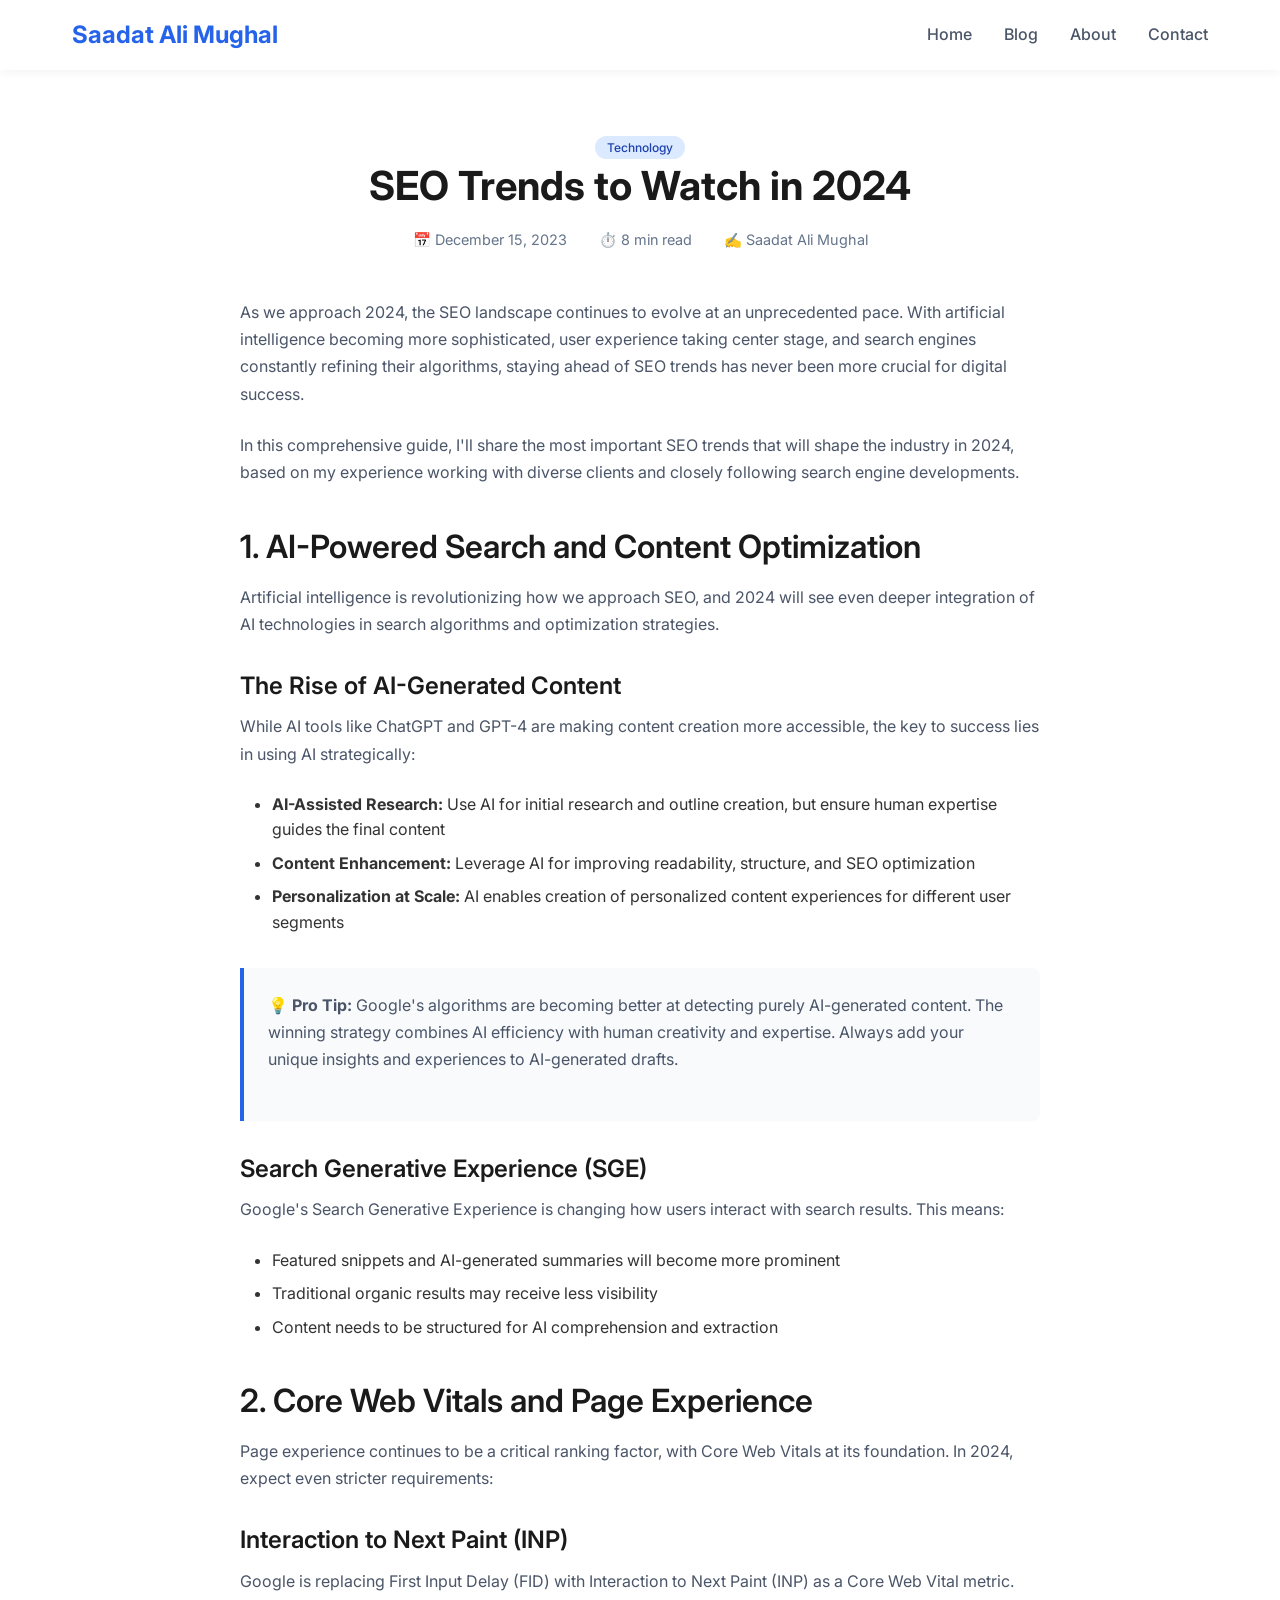
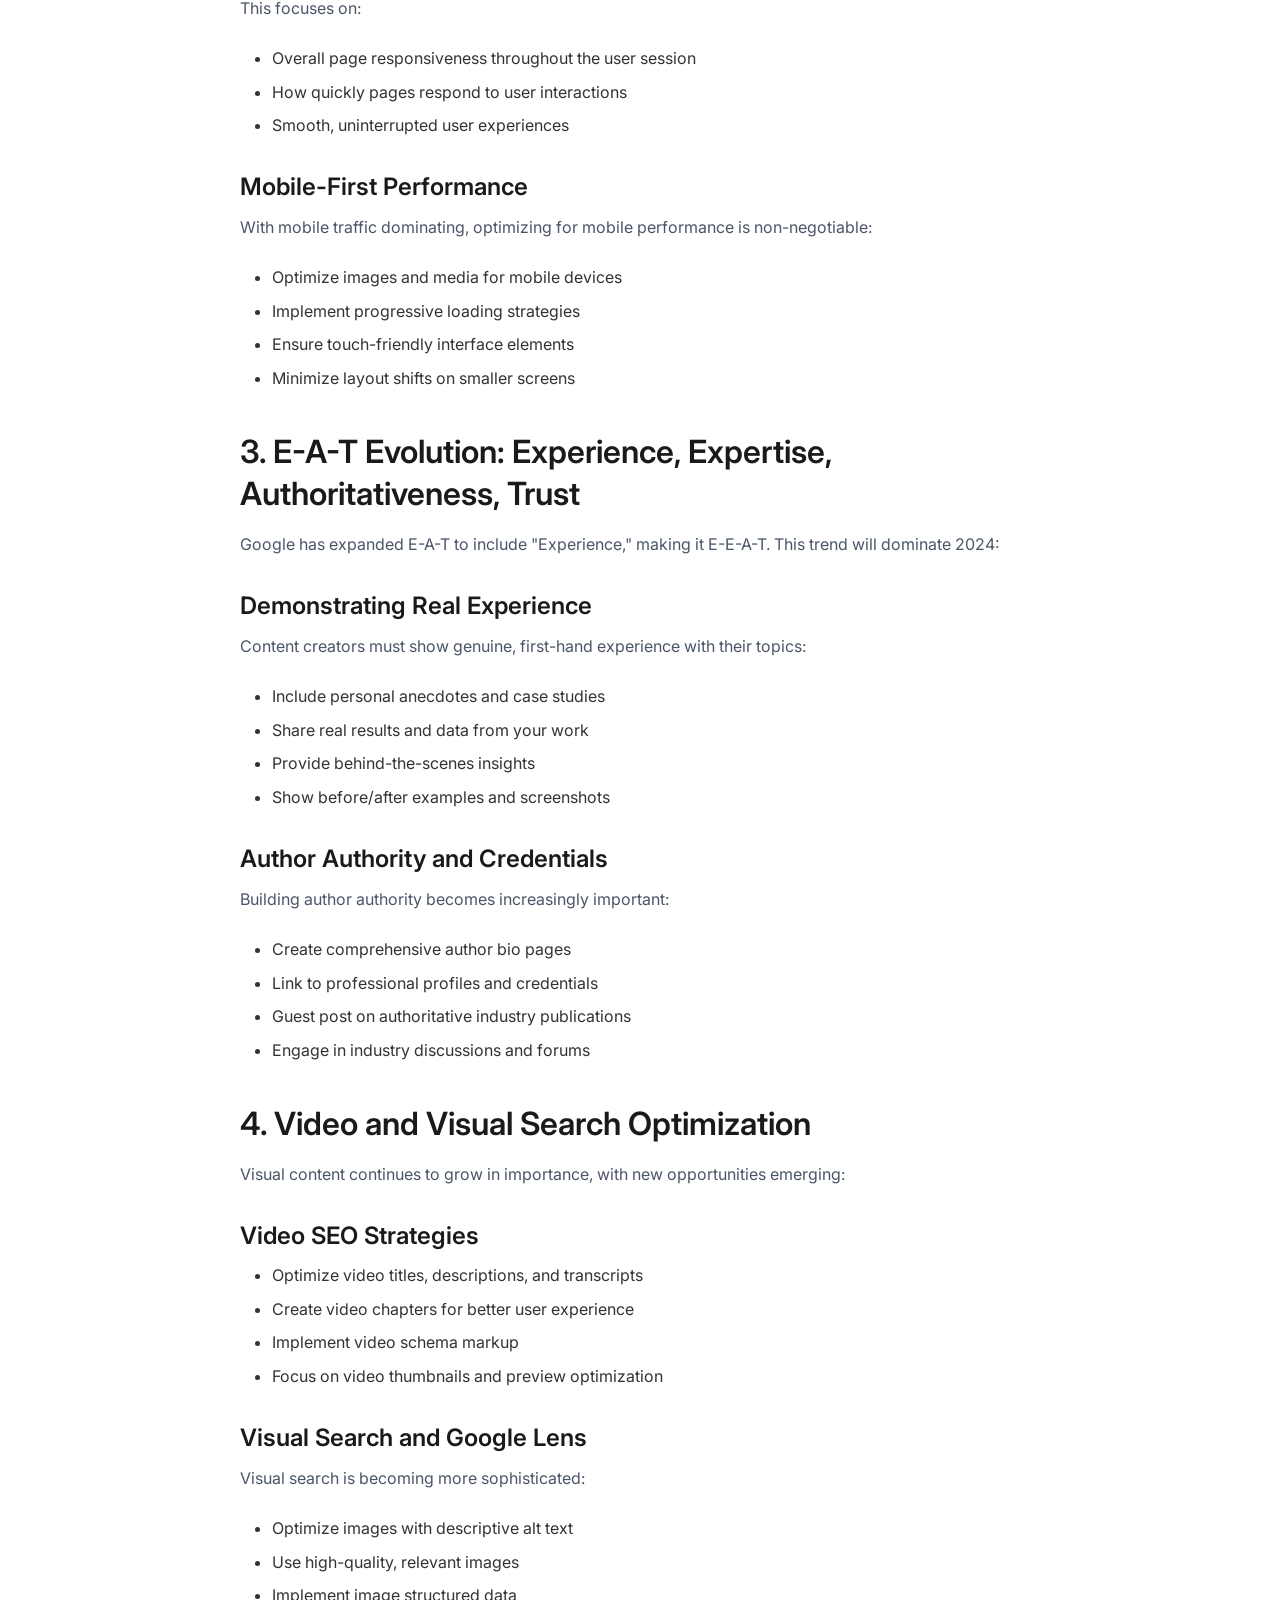
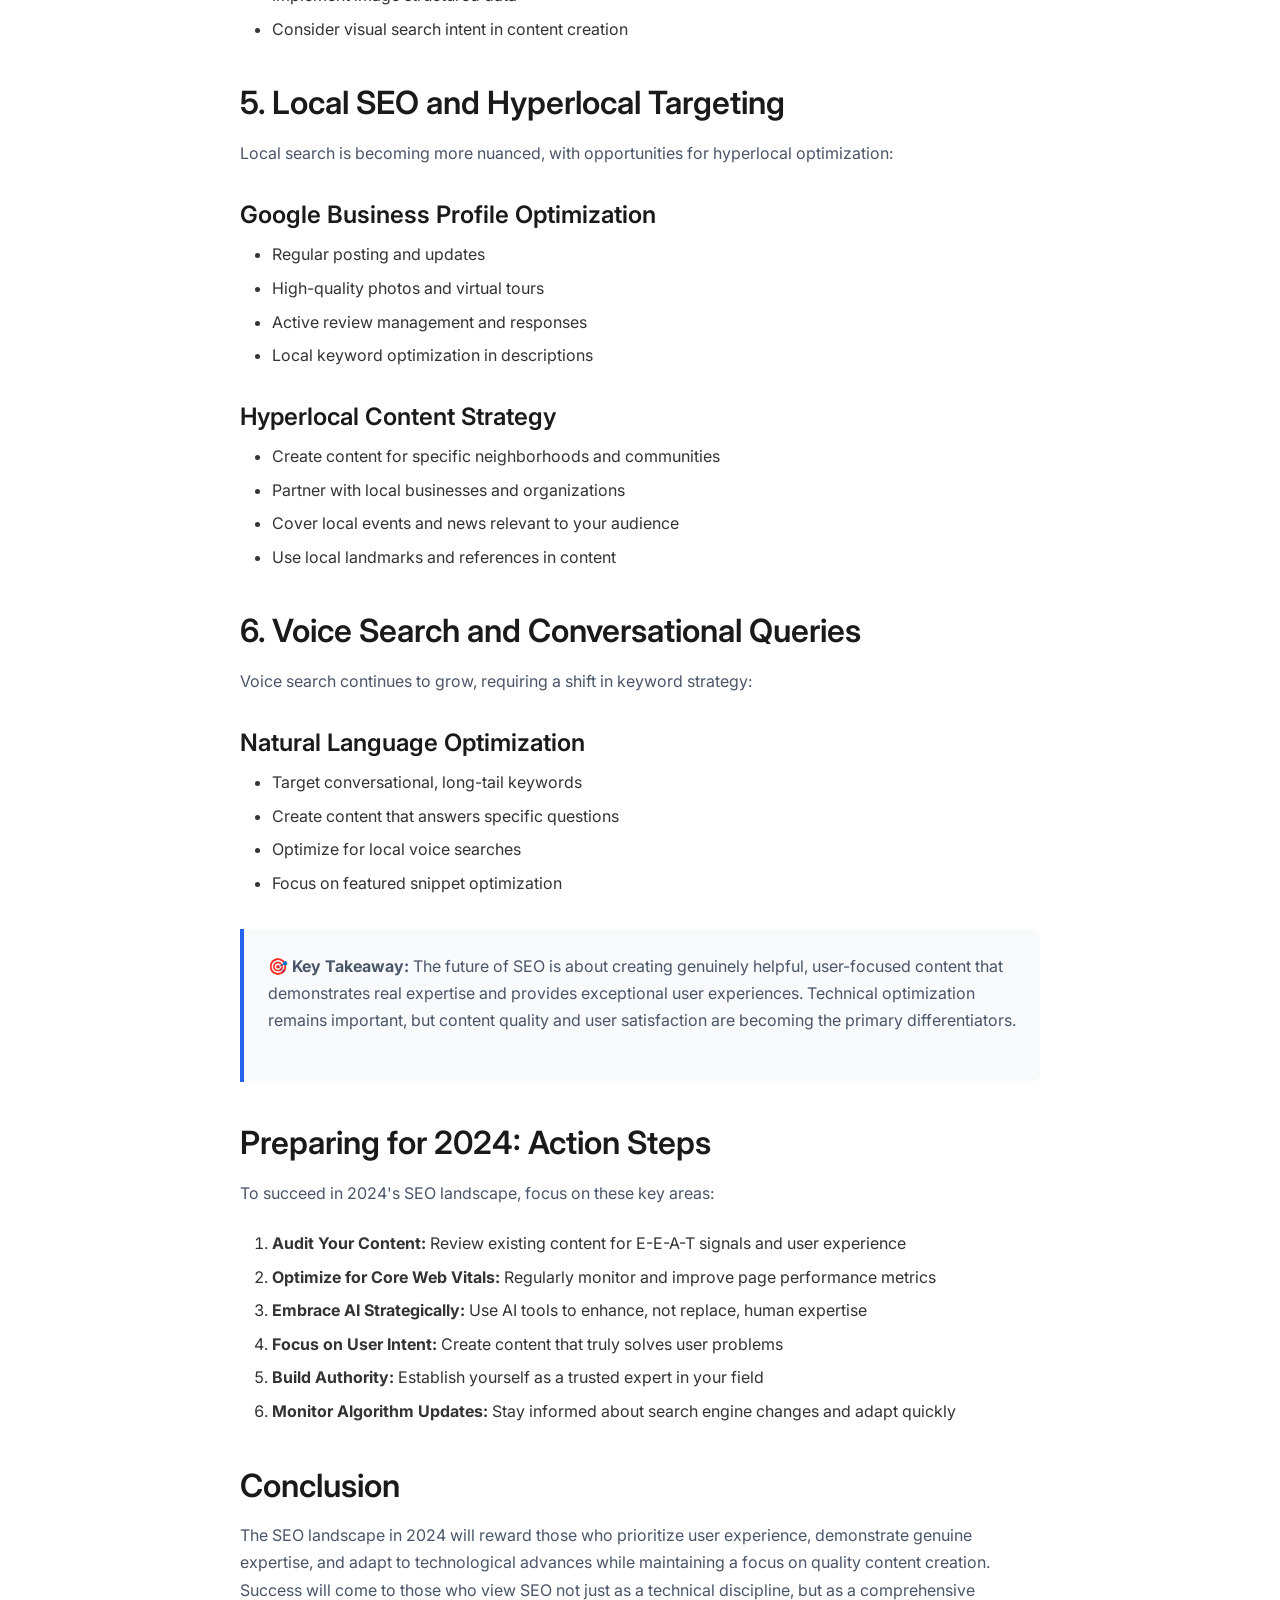
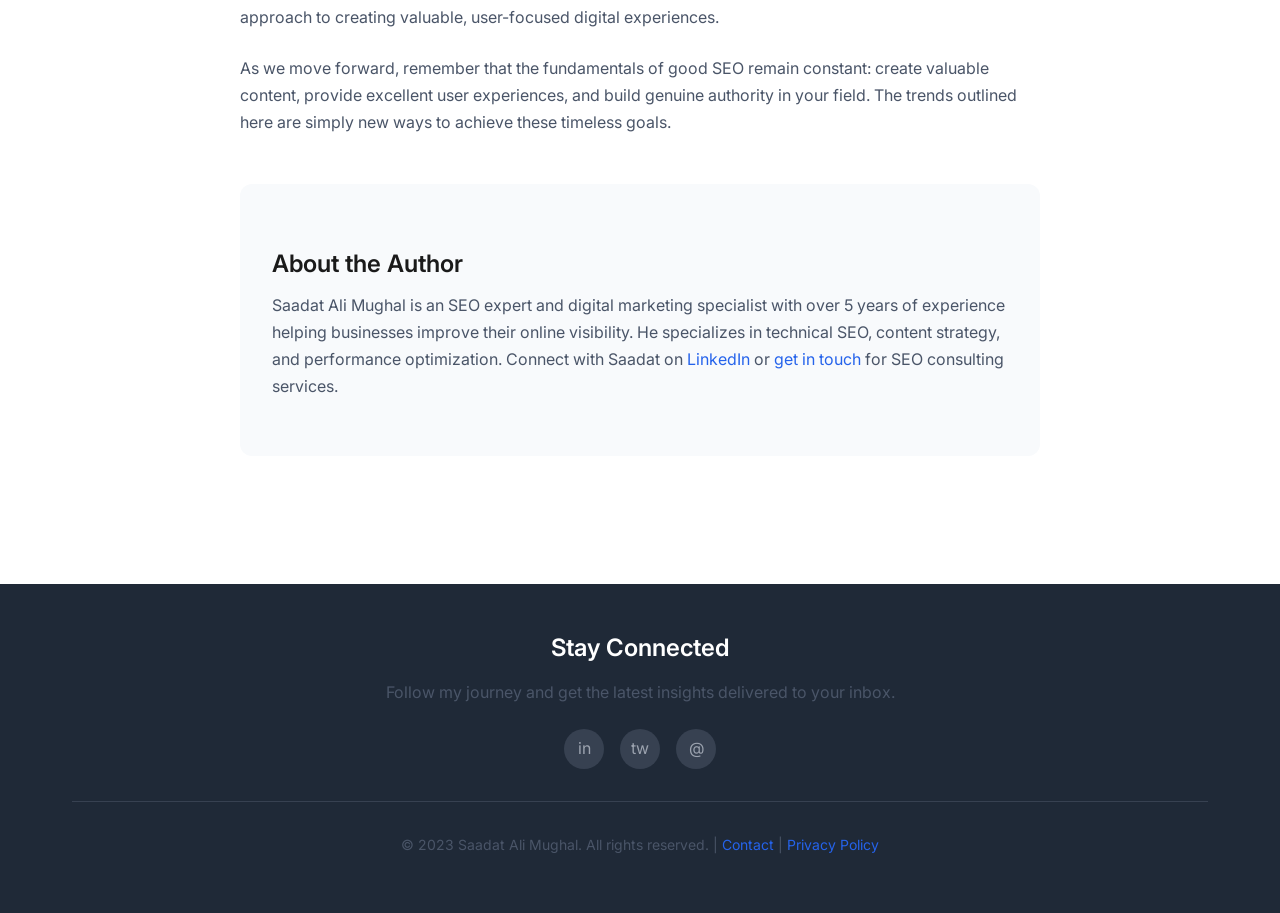
<file: blog/tech/seo-trends-2024.html>
<!DOCTYPE html>
<html lang="en">
<head>
    <meta charset="UTF-8">
    <meta name="viewport" content="width=device-width, initial-scale=1.0">
    <meta name="description" content="Discover the most important SEO trends for 2024. Learn about AI-powered search, Core Web Vitals, E-A-T, and other key strategies that will shape SEO success.">
    <meta name="keywords" content="SEO trends 2024, search engine optimization, AI search, Core Web Vitals, E-A-T, technical SEO, Saadat Ali Mughal">
    <meta name="author" content="Saadat Ali Mughal">
    
    <!-- Open Graph Meta Tags -->
    <meta property="og:title" content="SEO Trends to Watch in 2024 | Saadat Ali Mughal">
    <meta property="og:description" content="Discover the latest SEO trends and strategies that will dominate the digital landscape in 2024. Expert insights from SEO specialist Saadat Ali Mughal.">
    <meta property="og:type" content="article">
    <meta property="og:url" content="https://saadatseo.com/blog/tech/seo-trends-2024.html">
    <meta property="article:author" content="Saadat Ali Mughal">
    <meta property="article:published_time" content="2023-12-15T10:00:00Z">
    <meta property="article:section" content="Technology">
    <meta property="article:tag" content="SEO">
    <meta property="article:tag" content="Digital Marketing">
    <meta property="article:tag" content="Technology">
    
    <title>SEO Trends to Watch in 2024 | Expert Insights by Saadat Ali Mughal</title>
    
    <!-- Google Fonts -->
    <link rel="preconnect" href="https://fonts.googleapis.com">
    <link rel="preconnect" href="https://fonts.gstatic.com" crossorigin>
    <link href="https://fonts.googleapis.com/css2?family=Inter:wght@300;400;500;600;700&display=swap" rel="stylesheet">
    
    <!-- CSS -->
    <link rel="stylesheet" href="../../css/main.css">
    
    <!-- Favicon -->
    <link rel="icon" type="image/x-icon" href="/assets/images/favicon.ico">
    
    <!-- Reading Progress Bar -->
    <style>
        .reading-progress {
            position: fixed;
            top: 0;
            left: 0;
            width: 0%;
            height: 3px;
            background: #2563eb;
            z-index: 1000;
            transition: width 0.3s ease;
        }
        
        .article-content {
            max-width: 800px;
            margin: 0 auto;
        }
        
        .article-header {
            text-align: center;
            margin-bottom: 3rem;
        }
        
        .article-meta {
            display: flex;
            justify-content: center;
            gap: 2rem;
            margin-bottom: 2rem;
            font-size: 0.9rem;
            color: #64748b;
        }
        
        .article-content h2 {
            margin-top: 2.5rem;
            margin-bottom: 1rem;
            color: #1a1a1a;
        }
        
        .article-content h3 {
            margin-top: 2rem;
            margin-bottom: 0.75rem;
            color: #1a1a1a;
        }
        
        .article-content p {
            margin-bottom: 1.5rem;
            line-height: 1.7;
        }
        
        .article-content ul, .article-content ol {
            margin-bottom: 1.5rem;
            padding-left: 2rem;
        }
        
        .article-content li {
            margin-bottom: 0.5rem;
            line-height: 1.6;
        }
        
        .highlight-box {
            background: #f8fafc;
            border-left: 4px solid #2563eb;
            padding: 1.5rem;
            margin: 2rem 0;
            border-radius: 0 0.5rem 0.5rem 0;
        }
        
        .author-bio {
            background: #f8fafc;
            padding: 2rem;
            border-radius: 0.75rem;
            margin-top: 3rem;
        }
        
        @media (max-width: 768px) {
            .article-meta {
                flex-direction: column;
                gap: 0.5rem;
            }
        }
    </style>
    
    <!-- Structured Data -->
    <script type="application/ld+json">
    {
        "@context": "https://schema.org",
        "@type": "BlogPosting",
        "headline": "SEO Trends to Watch in 2024",
        "description": "Discover the latest SEO trends and strategies that will dominate the digital landscape in 2024. From AI-powered search to Core Web Vitals optimization.",
        "author": {
            "@type": "Person",
            "name": "Saadat Ali Mughal"
        },
        "publisher": {
            "@type": "Person",
            "name": "Saadat Ali Mughal"
        },
        "datePublished": "2023-12-15T10:00:00Z",
        "dateModified": "2023-12-15T10:00:00Z",
        "articleSection": "Technology",
        "keywords": ["SEO trends", "2024", "search engine optimization", "AI search", "Core Web Vitals"],
        "wordCount": "1500",
        "url": "https://saadatseo.com/blog/tech/seo-trends-2024.html"
    }
    </script>
</head>
<body>
    <!-- Reading Progress Bar -->
    <div class="reading-progress"></div>
    
    <!-- Header -->
    <header class="header">
        <div class="container">
            <div class="header-content">
                <div class="logo">
                    <a href="../../index.html">Saadat Ali Mughal</a>
                </div>
                <nav class="nav">
                    <a href="../../index.html">Home</a>
                    <a href="../index.html">Blog</a>
                    <a href="../../about.html">About</a>
                    <a href="../../contact.html">Contact</a>
                </nav>
                <button class="menu-toggle" aria-label="Toggle menu">☰</button>
            </div>
        </div>
    </header>

    <!-- Main Content -->
    <main class="main-content">
        <div class="container">
            <article class="article-content">
                <!-- Article Header -->
                <header class="article-header">
                    <span class="category-tag category-tech">Technology</span>
                    <h1>SEO Trends to Watch in 2024</h1>
                    <div class="article-meta">
                        <span>📅 December 15, 2023</span>
                        <span>⏱️ 8 min read</span>
                        <span>✍️ Saadat Ali Mughal</span>
                    </div>
                </header>

                <!-- Article Content -->
                <div class="article-content">
                    <p>As we approach 2024, the SEO landscape continues to evolve at an unprecedented pace. With artificial intelligence becoming more sophisticated, user experience taking center stage, and search engines constantly refining their algorithms, staying ahead of SEO trends has never been more crucial for digital success.</p>

                    <p>In this comprehensive guide, I'll share the most important SEO trends that will shape the industry in 2024, based on my experience working with diverse clients and closely following search engine developments.</p>

                    <h2>1. AI-Powered Search and Content Optimization</h2>

                    <p>Artificial intelligence is revolutionizing how we approach SEO, and 2024 will see even deeper integration of AI technologies in search algorithms and optimization strategies.</p>

                    <h3>The Rise of AI-Generated Content</h3>
                    <p>While AI tools like ChatGPT and GPT-4 are making content creation more accessible, the key to success lies in using AI strategically:</p>

                    <ul>
                        <li><strong>AI-Assisted Research:</strong> Use AI for initial research and outline creation, but ensure human expertise guides the final content</li>
                        <li><strong>Content Enhancement:</strong> Leverage AI for improving readability, structure, and SEO optimization</li>
                        <li><strong>Personalization at Scale:</strong> AI enables creation of personalized content experiences for different user segments</li>
                    </ul>

                    <div class="highlight-box">
                        <p><strong>💡 Pro Tip:</strong> Google's algorithms are becoming better at detecting purely AI-generated content. The winning strategy combines AI efficiency with human creativity and expertise. Always add your unique insights and experiences to AI-generated drafts.</p>
                    </div>

                    <h3>Search Generative Experience (SGE)</h3>
                    <p>Google's Search Generative Experience is changing how users interact with search results. This means:</p>
                    <ul>
                        <li>Featured snippets and AI-generated summaries will become more prominent</li>
                        <li>Traditional organic results may receive less visibility</li>
                        <li>Content needs to be structured for AI comprehension and extraction</li>
                    </ul>

                    <h2>2. Core Web Vitals and Page Experience</h2>

                    <p>Page experience continues to be a critical ranking factor, with Core Web Vitals at its foundation. In 2024, expect even stricter requirements:</p>

                    <h3>Interaction to Next Paint (INP)</h3>
                    <p>Google is replacing First Input Delay (FID) with Interaction to Next Paint (INP) as a Core Web Vital metric. This focuses on:</p>
                    <ul>
                        <li>Overall page responsiveness throughout the user session</li>
                        <li>How quickly pages respond to user interactions</li>
                        <li>Smooth, uninterrupted user experiences</li>
                    </ul>

                    <h3>Mobile-First Performance</h3>
                    <p>With mobile traffic dominating, optimizing for mobile performance is non-negotiable:</p>
                    <ul>
                        <li>Optimize images and media for mobile devices</li>
                        <li>Implement progressive loading strategies</li>
                        <li>Ensure touch-friendly interface elements</li>
                        <li>Minimize layout shifts on smaller screens</li>
                    </ul>

                    <h2>3. E-A-T Evolution: Experience, Expertise, Authoritativeness, Trust</h2>

                    <p>Google has expanded E-A-T to include "Experience," making it E-E-A-T. This trend will dominate 2024:</p>

                    <h3>Demonstrating Real Experience</h3>
                    <p>Content creators must show genuine, first-hand experience with their topics:</p>
                    <ul>
                        <li>Include personal anecdotes and case studies</li>
                        <li>Share real results and data from your work</li>
                        <li>Provide behind-the-scenes insights</li>
                        <li>Show before/after examples and screenshots</li>
                    </ul>

                    <h3>Author Authority and Credentials</h3>
                    <p>Building author authority becomes increasingly important:</p>
                    <ul>
                        <li>Create comprehensive author bio pages</li>
                        <li>Link to professional profiles and credentials</li>
                        <li>Guest post on authoritative industry publications</li>
                        <li>Engage in industry discussions and forums</li>
                    </ul>

                    <h2>4. Video and Visual Search Optimization</h2>

                    <p>Visual content continues to grow in importance, with new opportunities emerging:</p>

                    <h3>Video SEO Strategies</h3>
                    <ul>
                        <li>Optimize video titles, descriptions, and transcripts</li>
                        <li>Create video chapters for better user experience</li>
                        <li>Implement video schema markup</li>
                        <li>Focus on video thumbnails and preview optimization</li>
                    </ul>

                    <h3>Visual Search and Google Lens</h3>
                    <p>Visual search is becoming more sophisticated:</p>
                    <ul>
                        <li>Optimize images with descriptive alt text</li>
                        <li>Use high-quality, relevant images</li>
                        <li>Implement image structured data</li>
                        <li>Consider visual search intent in content creation</li>
                    </ul>

                    <h2>5. Local SEO and Hyperlocal Targeting</h2>

                    <p>Local search is becoming more nuanced, with opportunities for hyperlocal optimization:</p>

                    <h3>Google Business Profile Optimization</h3>
                    <ul>
                        <li>Regular posting and updates</li>
                        <li>High-quality photos and virtual tours</li>
                        <li>Active review management and responses</li>
                        <li>Local keyword optimization in descriptions</li>
                    </ul>

                    <h3>Hyperlocal Content Strategy</h3>
                    <ul>
                        <li>Create content for specific neighborhoods and communities</li>
                        <li>Partner with local businesses and organizations</li>
                        <li>Cover local events and news relevant to your audience</li>
                        <li>Use local landmarks and references in content</li>
                    </ul>

                    <h2>6. Voice Search and Conversational Queries</h2>

                    <p>Voice search continues to grow, requiring a shift in keyword strategy:</p>

                    <h3>Natural Language Optimization</h3>
                    <ul>
                        <li>Target conversational, long-tail keywords</li>
                        <li>Create content that answers specific questions</li>
                        <li>Optimize for local voice searches</li>
                        <li>Focus on featured snippet optimization</li>
                    </ul>

                    <div class="highlight-box">
                        <p><strong>🎯 Key Takeaway:</strong> The future of SEO is about creating genuinely helpful, user-focused content that demonstrates real expertise and provides exceptional user experiences. Technical optimization remains important, but content quality and user satisfaction are becoming the primary differentiators.</p>
                    </div>

                    <h2>Preparing for 2024: Action Steps</h2>

                    <p>To succeed in 2024's SEO landscape, focus on these key areas:</p>

                    <ol>
                        <li><strong>Audit Your Content:</strong> Review existing content for E-E-A-T signals and user experience</li>
                        <li><strong>Optimize for Core Web Vitals:</strong> Regularly monitor and improve page performance metrics</li>
                        <li><strong>Embrace AI Strategically:</strong> Use AI tools to enhance, not replace, human expertise</li>
                        <li><strong>Focus on User Intent:</strong> Create content that truly solves user problems</li>
                        <li><strong>Build Authority:</strong> Establish yourself as a trusted expert in your field</li>
                        <li><strong>Monitor Algorithm Updates:</strong> Stay informed about search engine changes and adapt quickly</li>
                    </ol>

                    <h2>Conclusion</h2>

                    <p>The SEO landscape in 2024 will reward those who prioritize user experience, demonstrate genuine expertise, and adapt to technological advances while maintaining a focus on quality content creation. Success will come to those who view SEO not just as a technical discipline, but as a comprehensive approach to creating valuable, user-focused digital experiences.</p>

                    <p>As we move forward, remember that the fundamentals of good SEO remain constant: create valuable content, provide excellent user experiences, and build genuine authority in your field. The trends outlined here are simply new ways to achieve these timeless goals.</p>
                </div>

                <!-- Author Bio -->
                <section class="author-bio">
                    <h3>About the Author</h3>
                    <p>Saadat Ali Mughal is an SEO expert and digital marketing specialist with over 5 years of experience helping businesses improve their online visibility. He specializes in technical SEO, content strategy, and performance optimization. Connect with Saadat on <a href="https://linkedin.com/in/saadatseo" target="_blank">LinkedIn</a> or <a href="../../contact.html">get in touch</a> for SEO consulting services.</p>
                </section>
            </article>
        </div>
    </main>

    <!-- Footer -->
    <footer class="footer">
        <div class="container">
            <div class="footer-content">
                <h3>Stay Connected</h3>
                <p>Follow my journey and get the latest insights delivered to your inbox.</p>
                
                <div class="social-links">
                    <a href="https://linkedin.com/in/saadatseo" target="_blank" aria-label="LinkedIn">in</a>
                    <a href="https://twitter.com/saadatseo" target="_blank" aria-label="Twitter">tw</a>
                    <a href="mailto:contact@saadatseo.com" aria-label="Email">@</a>
                </div>
                
                <div class="footer-bottom">
                    <p>&copy; 2023 Saadat Ali Mughal. All rights reserved. | <a href="../../contact.html">Contact</a> | <a href="#">Privacy Policy</a></p>
                </div>
            </div>
        </div>
    </footer>

    <!-- JavaScript -->
    <script src="../../js/main.js"></script>
</body>
</html>
</file>
<file: css/style.css>
/* Modern CSS Reset and Base Styles */
*, *::before, *::after {
    box-sizing: border-box;
}

* {
    margin: 0;
    padding: 0;
}

body {
    line-height: 1.6;
    -webkit-font-smoothing: antialiased;
}

img, picture, video, canvas, svg {
    display: block;
    max-width: 100%;
}

input, button, textarea, select {
    font: inherit;
}

/* CSS Custom Properties */
:root {
    --primary-color: #2c3e50;
    --secondary-color: #3498db;
    --accent-color: #e74c3c;
    --text-color: #333;
    --text-light: #666;
    --bg-color: #ffffff;
    --bg-light: #f8f9fa;
    --border-color: #e9ecef;
    --shadow: 0 2px 10px rgba(0, 0, 0, 0.1);
    --shadow-hover: 0 4px 20px rgba(0, 0, 0, 0.15);
    --border-radius: 8px;
    --transition: all 0.3s ease;
    
    /* Typography */
    --font-primary: 'Segoe UI', Tahoma, Geneva, Verdana, sans-serif;
    --font-heading: Georgia, 'Times New Roman', serif;
    --font-size-xs: 0.875rem;
    --font-size-sm: 1rem;
    --font-size-md: 1.125rem;
    --font-size-lg: 1.25rem;
    --font-size-xl: 1.5rem;
    --font-size-2xl: 2rem;
    --font-size-3xl: 2.5rem;
}

/* Base Typography */
body {
    font-family: var(--font-primary);
    font-size: var(--font-size-sm);
    color: var(--text-color);
    background-color: var(--bg-color);
}

h1, h2, h3, h4, h5, h6 {
    font-family: var(--font-heading);
    font-weight: 600;
    line-height: 1.3;
    margin-bottom: 1rem;
    color: var(--primary-color);
}

h1 { font-size: var(--font-size-3xl); }
h2 { font-size: var(--font-size-2xl); }
h3 { font-size: var(--font-size-xl); }
h4 { font-size: var(--font-size-lg); }

p {
    margin-bottom: 1rem;
    color: var(--text-color);
}

a {
    color: var(--secondary-color);
    text-decoration: none;
    transition: var(--transition);
}

a:hover {
    color: var(--primary-color);
    text-decoration: underline;
}

/* Layout Components */
.container {
    max-width: 1200px;
    margin: 0 auto;
    padding: 0 1rem;
}

.container-sm {
    max-width: 800px;
    margin: 0 auto;
    padding: 0 1rem;
}

/* Header */
.header {
    background-color: var(--bg-color);
    border-bottom: 1px solid var(--border-color);
    position: sticky;
    top: 0;
    z-index: 1000;
    box-shadow: var(--shadow);
}

.nav {
    display: flex;
    justify-content: space-between;
    align-items: center;
    padding: 1rem 0;
}

.logo {
    font-family: var(--font-heading);
    font-size: var(--font-size-xl);
    font-weight: 700;
    color: var(--primary-color);
}

.nav-menu {
    display: flex;
    list-style: none;
    gap: 2rem;
}

.nav-link {
    color: var(--text-color);
    font-weight: 500;
    padding: 0.5rem 0;
    position: relative;
}

.nav-link:hover {
    color: var(--secondary-color);
    text-decoration: none;
}

.nav-link.active {
    color: var(--secondary-color);
}

.nav-link.active::after {
    content: '';
    position: absolute;
    bottom: 0;
    left: 0;
    width: 100%;
    height: 2px;
    background-color: var(--secondary-color);
}

/* Mobile Menu Toggle */
.nav-toggle {
    display: none;
    flex-direction: column;
    cursor: pointer;
    padding: 0.5rem;
}

.nav-toggle span {
    width: 25px;
    height: 3px;
    background-color: var(--text-color);
    margin: 3px 0;
    transition: var(--transition);
}

/* Hero Section */
.hero {
    background: linear-gradient(135deg, var(--primary-color) 0%, var(--secondary-color) 100%);
    color: white;
    padding: 4rem 0;
    text-align: center;
}

.hero h1 {
    color: white;
    margin-bottom: 1rem;
    font-size: clamp(2rem, 5vw, 3.5rem);
}

.hero p {
    font-size: var(--font-size-lg);
    color: rgba(255, 255, 255, 0.9);
    max-width: 600px;
    margin: 0 auto 2rem;
}

.btn {
    display: inline-block;
    padding: 0.75rem 2rem;
    background-color: var(--accent-color);
    color: white;
    border: none;
    border-radius: var(--border-radius);
    font-weight: 600;
    cursor: pointer;
    transition: var(--transition);
    text-decoration: none;
}

.btn:hover {
    background-color: #c0392b;
    transform: translateY(-2px);
    box-shadow: var(--shadow-hover);
    text-decoration: none;
    color: white;
}

.btn-secondary {
    background-color: transparent;
    border: 2px solid white;
    color: white;
}

.btn-secondary:hover {
    background-color: white;
    color: var(--secondary-color);
}

/* Main Content */
.main {
    padding: 4rem 0;
}

.section {
    margin-bottom: 4rem;
}

.section-title {
    text-align: center;
    margin-bottom: 3rem;
}

.section-title h2 {
    margin-bottom: 0.5rem;
}

.section-subtitle {
    color: var(--text-light);
    font-size: var(--font-size-lg);
}

/* Card Components */
.card {
    background-color: var(--bg-color);
    border-radius: var(--border-radius);
    box-shadow: var(--shadow);
    overflow: hidden;
    transition: var(--transition);
}

.card:hover {
    box-shadow: var(--shadow-hover);
    transform: translateY(-4px);
}

.card-body {
    padding: 1.5rem;
}

.card-title {
    font-size: var(--font-size-lg);
    margin-bottom: 0.5rem;
}

.card-meta {
    color: var(--text-light);
    font-size: var(--font-size-xs);
    margin-bottom: 1rem;
}

.card-excerpt {
    color: var(--text-light);
    margin-bottom: 1rem;
}

/* Grid System */
.grid {
    display: grid;
    gap: 2rem;
}

.grid-2 {
    grid-template-columns: repeat(auto-fit, minmax(300px, 1fr));
}

.grid-3 {
    grid-template-columns: repeat(auto-fit, minmax(250px, 1fr));
}

.grid-4 {
    grid-template-columns: repeat(auto-fit, minmax(200px, 1fr));
}

/* Blog Categories */
.categories {
    display: flex;
    flex-wrap: wrap;
    gap: 1rem;
    margin-bottom: 2rem;
    justify-content: center;
}

.category-tag {
    padding: 0.5rem 1rem;
    background-color: var(--bg-light);
    border: 1px solid var(--border-color);
    border-radius: 20px;
    color: var(--text-color);
    font-size: var(--font-size-xs);
    transition: var(--transition);
}

.category-tag:hover,
.category-tag.active {
    background-color: var(--secondary-color);
    color: white;
    text-decoration: none;
}

/* Forms */
.form-group {
    margin-bottom: 1.5rem;
}

.form-label {
    display: block;
    margin-bottom: 0.5rem;
    font-weight: 600;
    color: var(--text-color);
}

.form-input,
.form-textarea {
    width: 100%;
    padding: 0.75rem;
    border: 1px solid var(--border-color);
    border-radius: var(--border-radius);
    font-size: var(--font-size-sm);
    transition: var(--transition);
}

.form-input:focus,
.form-textarea:focus {
    outline: none;
    border-color: var(--secondary-color);
    box-shadow: 0 0 0 3px rgba(52, 152, 219, 0.1);
}

.form-textarea {
    resize: vertical;
    min-height: 120px;
}

/* Footer */
.footer {
    background-color: var(--primary-color);
    color: white;
    padding: 3rem 0 1rem;
    margin-top: 4rem;
}

.footer-content {
    display: grid;
    grid-template-columns: repeat(auto-fit, minmax(250px, 1fr));
    gap: 2rem;
    margin-bottom: 2rem;
}

.footer-section h3 {
    color: white;
    margin-bottom: 1rem;
}

.footer-section p,
.footer-section a {
    color: rgba(255, 255, 255, 0.8);
}

.footer-section a:hover {
    color: white;
}

.footer-bottom {
    text-align: center;
    padding-top: 2rem;
    border-top: 1px solid rgba(255, 255, 255, 0.1);
    color: rgba(255, 255, 255, 0.6);
}

/* Utility Classes */
.text-center { text-align: center; }
.text-left { text-align: left; }
.text-right { text-align: right; }

.mb-1 { margin-bottom: 0.25rem; }
.mb-2 { margin-bottom: 0.5rem; }
.mb-3 { margin-bottom: 1rem; }
.mb-4 { margin-bottom: 2rem; }

.mt-1 { margin-top: 0.25rem; }
.mt-2 { margin-top: 0.5rem; }
.mt-3 { margin-top: 1rem; }
.mt-4 { margin-top: 2rem; }

/* Responsive Design */
@media (max-width: 768px) {
    .nav-menu {
        position: fixed;
        top: 100%;
        left: 0;
        width: 100%;
        background-color: var(--bg-color);
        flex-direction: column;
        gap: 0;
        padding: 1rem;
        box-shadow: var(--shadow);
        transform: translateY(-100%);
        opacity: 0;
        visibility: hidden;
        transition: var(--transition);
    }
    
    .nav-menu.active {
        transform: translateY(0);
        opacity: 1;
        visibility: visible;
    }
    
    .nav-menu li {
        border-bottom: 1px solid var(--border-color);
    }
    
    .nav-menu li:last-child {
        border-bottom: none;
    }
    
    .nav-link {
        display: block;
        padding: 1rem 0;
    }
    
    .nav-toggle {
        display: flex;
    }
    
    .hero {
        padding: 2rem 0;
    }
    
    .main {
        padding: 2rem 0;
    }
    
    .grid {
        gap: 1rem;
    }
    
    .categories {
        justify-content: flex-start;
    }
    
    .container,
    .container-sm {
        padding: 0 1rem;
    }
}

@media (max-width: 480px) {
    .hero h1 {
        font-size: 2rem;
    }
    
    .hero p {
        font-size: var(--font-size-sm);
    }
    
    .section-title h2 {
        font-size: var(--font-size-xl);
    }
    
    .card-body {
        padding: 1rem;
    }
    
    .btn {
        padding: 0.5rem 1.5rem;
    }
}

/* Blog Post Styles */
.post-header {
    text-align: center;
    margin-bottom: 3rem;
    padding-bottom: 2rem;
    border-bottom: 1px solid var(--border-color);
}

.post-title {
    font-size: clamp(1.5rem, 4vw, 2.5rem);
    margin-bottom: 1rem;
}

.post-meta {
    color: var(--text-light);
    font-size: var(--font-size-sm);
}

.post-content {
    line-height: 1.7;
    font-size: var(--font-size-md);
}

.post-content h2,
.post-content h3 {
    margin-top: 2rem;
    margin-bottom: 1rem;
}

.post-content p {
    margin-bottom: 1.5rem;
}

.post-content ul,
.post-content ol {
    margin-bottom: 1.5rem;
    padding-left: 2rem;
}

.post-content li {
    margin-bottom: 0.5rem;
}

.post-navigation {
    display: flex;
    justify-content: space-between;
    margin-top: 3rem;
    padding-top: 2rem;
    border-top: 1px solid var(--border-color);
}

.post-nav-link {
    display: flex;
    align-items: center;
    gap: 0.5rem;
    padding: 1rem;
    background-color: var(--bg-light);
    border-radius: var(--border-radius);
    transition: var(--transition);
    max-width: 45%;
}

.post-nav-link:hover {
    background-color: var(--secondary-color);
    color: white;
    text-decoration: none;
}

/* Animation for smooth scrolling */
html {
    scroll-behavior: smooth;
}

/* Focus styles for accessibility */
*:focus {
    outline: 2px solid var(--secondary-color);
    outline-offset: 2px;
}

/* Skip link for accessibility */
.skip-link {
    position: absolute;
    top: -40px;
    left: 6px;
    background: var(--primary-color);
    color: white;
    padding: 8px;
    text-decoration: none;
    z-index: 1001;
}

.skip-link:focus {
    top: 6px;
}
</file>
<file: css/main.css>
/* Modern Blogging Website CSS for Saadat Ali Mughal */

/* CSS Reset and Base Styles */
* {
    margin: 0;
    padding: 0;
    box-sizing: border-box;
}

html {
    font-size: 16px;
    scroll-behavior: smooth;
}

body {
    font-family: 'Inter', -apple-system, BlinkMacSystemFont, 'Segoe UI', Roboto, sans-serif;
    line-height: 1.6;
    color: #333;
    background-color: #ffffff;
}

/* Typography */
h1, h2, h3, h4, h5, h6 {
    font-weight: 600;
    line-height: 1.3;
    margin-bottom: 1rem;
    color: #1a1a1a;
}

h1 {
    font-size: 2.5rem;
    font-weight: 700;
}

h2 {
    font-size: 2rem;
}

h3 {
    font-size: 1.5rem;
}

p {
    margin-bottom: 1.2rem;
    color: #4a5568;
}

a {
    color: #2563eb;
    text-decoration: none;
    transition: color 0.3s ease;
}

a:hover {
    color: #1d4ed8;
}

/* Container and Layout */
.container {
    max-width: 1200px;
    margin: 0 auto;
    padding: 0 2rem;
}

.content-wrapper {
    max-width: 800px;
    margin: 0 auto;
}

/* Header */
.header {
    background: #ffffff;
    box-shadow: 0 2px 10px rgba(0, 0, 0, 0.05);
    position: sticky;
    top: 0;
    z-index: 100;
}

.header-content {
    display: flex;
    justify-content: space-between;
    align-items: center;
    padding: 1rem 0;
}

.logo {
    font-size: 1.5rem;
    font-weight: 700;
    color: #1a1a1a;
}

.nav {
    display: flex;
    gap: 2rem;
}

.nav a {
    color: #4a5568;
    font-weight: 500;
    transition: color 0.3s ease;
}

.nav a:hover,
.nav a.active {
    color: #2563eb;
}

/* Mobile Menu */
.menu-toggle {
    display: none;
    background: none;
    border: none;
    font-size: 1.5rem;
    cursor: pointer;
    color: #4a5568;
}

/* Hero Section */
.hero {
    padding: 4rem 0;
    text-align: center;
    background: linear-gradient(135deg, #f8fafc 0%, #e2e8f0 100%);
}

.hero h1 {
    margin-bottom: 1.5rem;
    color: #1a1a1a;
}

.hero p {
    font-size: 1.25rem;
    margin-bottom: 2rem;
    color: #64748b;
}

.cta-button {
    display: inline-block;
    background: #2563eb;
    color: white;
    padding: 1rem 2rem;
    border-radius: 0.5rem;
    font-weight: 600;
    transition: background 0.3s ease;
}

.cta-button:hover {
    background: #1d4ed8;
    color: white;
}

/* Main Content */
.main-content {
    padding: 4rem 0;
}

.section {
    margin-bottom: 4rem;
}

/* Blog Grid */
.blog-grid {
    display: grid;
    grid-template-columns: repeat(auto-fit, minmax(300px, 1fr));
    gap: 2rem;
    margin-top: 2rem;
}

.blog-card {
    background: white;
    border-radius: 0.75rem;
    box-shadow: 0 4px 20px rgba(0, 0, 0, 0.08);
    overflow: hidden;
    transition: transform 0.3s ease, box-shadow 0.3s ease;
}

.blog-card:hover {
    transform: translateY(-5px);
    box-shadow: 0 8px 30px rgba(0, 0, 0, 0.12);
}

.blog-card-image {
    width: 100%;
    height: 200px;
    background: linear-gradient(45deg, #f8fafc, #e2e8f0);
    display: flex;
    align-items: center;
    justify-content: center;
    color: #64748b;
    font-size: 0.9rem;
}

.blog-card-content {
    padding: 1.5rem;
}

.blog-card h3 {
    margin-bottom: 0.5rem;
    font-size: 1.25rem;
}

.blog-card p {
    color: #64748b;
    margin-bottom: 1rem;
}

.blog-meta {
    display: flex;
    justify-content: space-between;
    align-items: center;
    font-size: 0.875rem;
    color: #94a3b8;
}

.category-tag {
    background: #e2e8f0;
    color: #475569;
    padding: 0.25rem 0.75rem;
    border-radius: 1rem;
    font-size: 0.75rem;
    font-weight: 500;
}

/* Category Colors */
.category-tech { background: #dbeafe; color: #1e40af; }
.category-lifestyle { background: #fef3c7; color: #92400e; }
.category-business { background: #d1fae5; color: #065f46; }
.category-personal { background: #ede9fe; color: #6b21a8; }

/* Contact Form */
.contact-form {
    max-width: 600px;
    margin: 0 auto;
}

.form-group {
    margin-bottom: 1.5rem;
}

.form-group label {
    display: block;
    margin-bottom: 0.5rem;
    font-weight: 500;
    color: #374151;
}

.form-control {
    width: 100%;
    padding: 0.75rem;
    border: 2px solid #e5e7eb;
    border-radius: 0.5rem;
    font-size: 1rem;
    transition: border-color 0.3s ease;
}

.form-control:focus {
    outline: none;
    border-color: #2563eb;
}

textarea.form-control {
    resize: vertical;
    min-height: 120px;
}

.btn {
    background: #2563eb;
    color: white;
    padding: 0.75rem 2rem;
    border: none;
    border-radius: 0.5rem;
    font-size: 1rem;
    font-weight: 600;
    cursor: pointer;
    transition: background 0.3s ease;
}

.btn:hover {
    background: #1d4ed8;
}

/* Footer */
.footer {
    background: #1f2937;
    color: #9ca3af;
    padding: 3rem 0 2rem;
    margin-top: 4rem;
}

.footer-content {
    text-align: center;
}

.footer h3 {
    color: white;
    margin-bottom: 1rem;
}

.footer p {
    margin-bottom: 1.5rem;
}

.social-links {
    display: flex;
    justify-content: center;
    gap: 1rem;
    margin-bottom: 2rem;
}

.social-links a {
    display: inline-block;
    width: 40px;
    height: 40px;
    background: #374151;
    border-radius: 50%;
    display: flex;
    align-items: center;
    justify-content: center;
    color: #9ca3af;
    transition: background 0.3s ease;
}

.social-links a:hover {
    background: #2563eb;
    color: white;
}

.footer-bottom {
    border-top: 1px solid #374151;
    margin-top: 2rem;
    padding-top: 2rem;
    text-align: center;
    font-size: 0.875rem;
}

/* Responsive Design */
@media (max-width: 768px) {
    .container {
        padding: 0 1rem;
    }
    
    .header-content {
        flex-wrap: wrap;
    }
    
    .nav {
        display: none;
        width: 100%;
        flex-direction: column;
        gap: 1rem;
        padding-top: 1rem;
    }
    
    .nav.active {
        display: flex;
    }
    
    .menu-toggle {
        display: block;
    }
    
    .hero {
        padding: 2rem 0;
    }
    
    .hero h1 {
        font-size: 2rem;
    }
    
    .hero p {
        font-size: 1.1rem;
    }
    
    .main-content {
        padding: 2rem 0;
    }
    
    .blog-grid {
        grid-template-columns: 1fr;
        gap: 1.5rem;
    }
    
    .social-links {
        flex-wrap: wrap;
    }
}

@media (max-width: 480px) {
    .hero h1 {
        font-size: 1.75rem;
    }
    
    h1 {
        font-size: 2rem;
    }
    
    h2 {
        font-size: 1.5rem;
    }
    
    .blog-card-content {
        padding: 1rem;
    }
}

/* Utility Classes */
.text-center { text-align: center; }
.mb-2 { margin-bottom: 1rem; }
.mb-4 { margin-bottom: 2rem; }
.mt-4 { margin-top: 2rem; }
</file>
